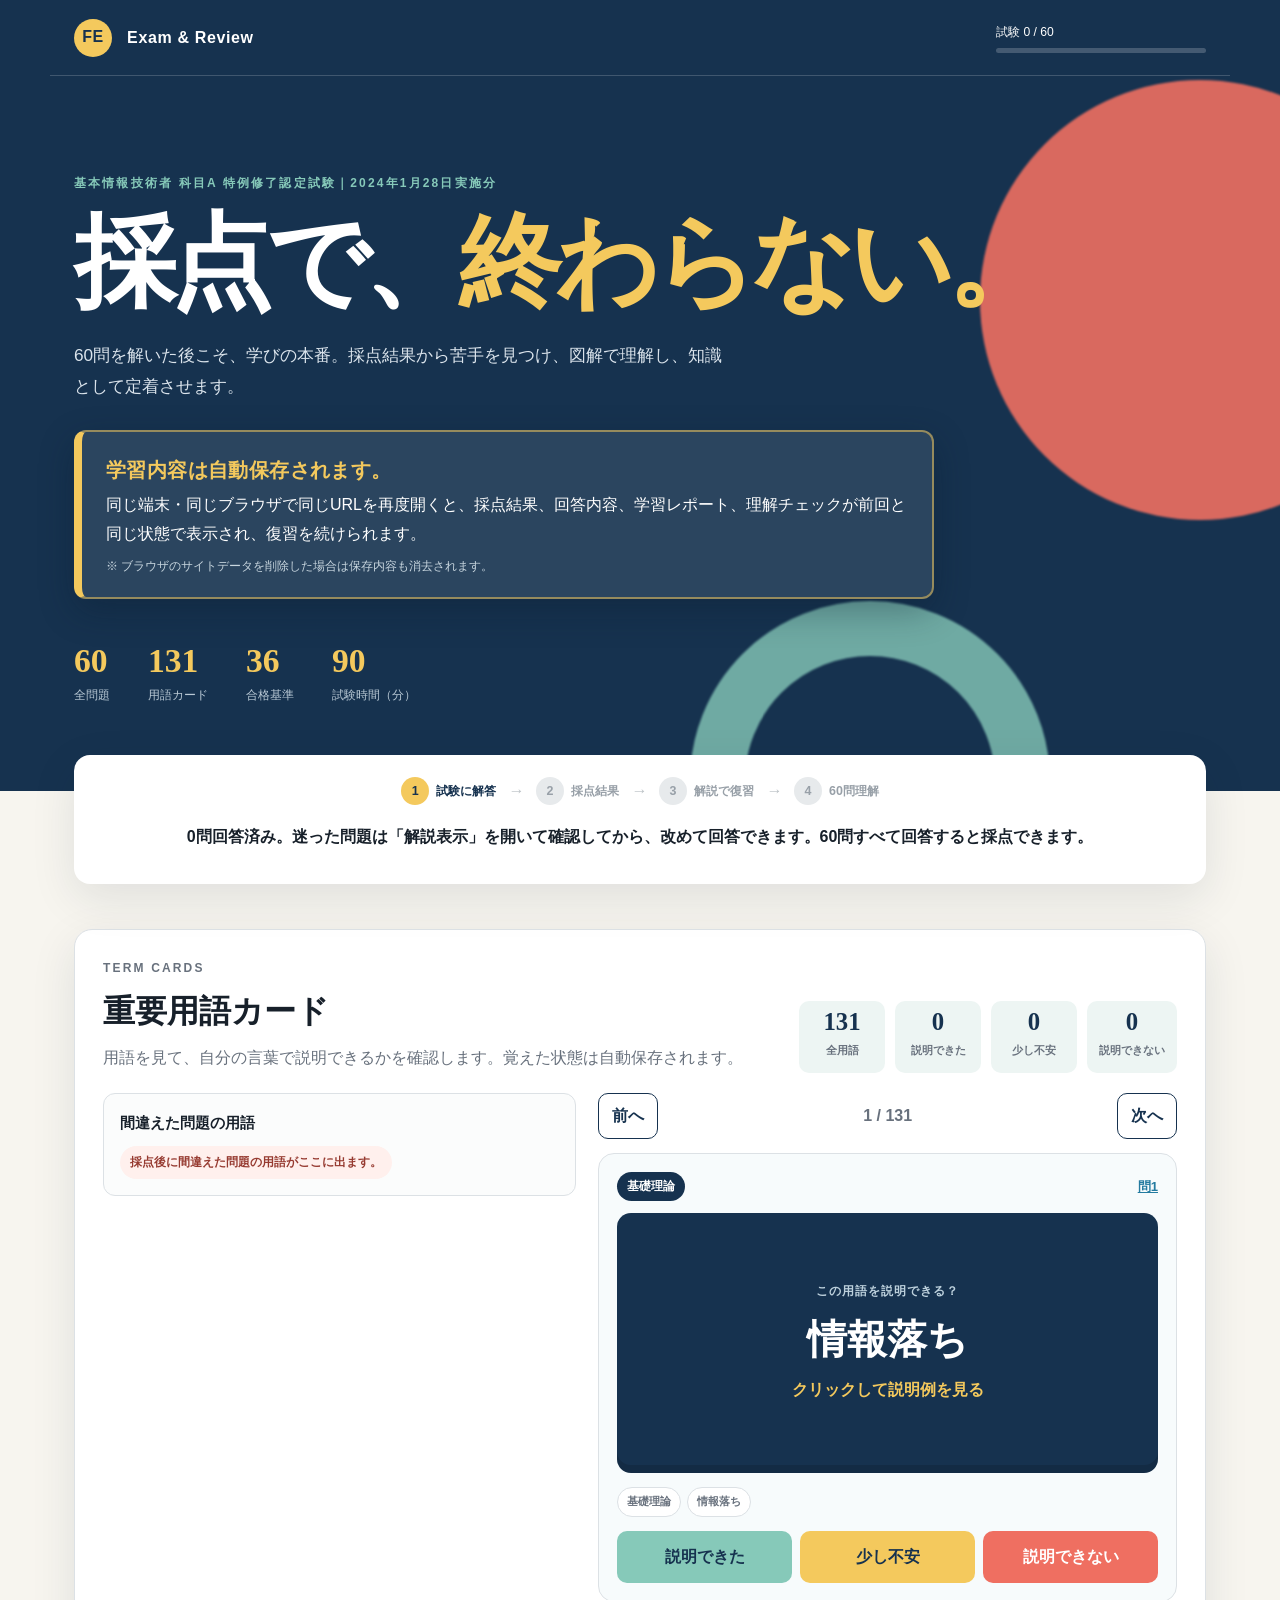
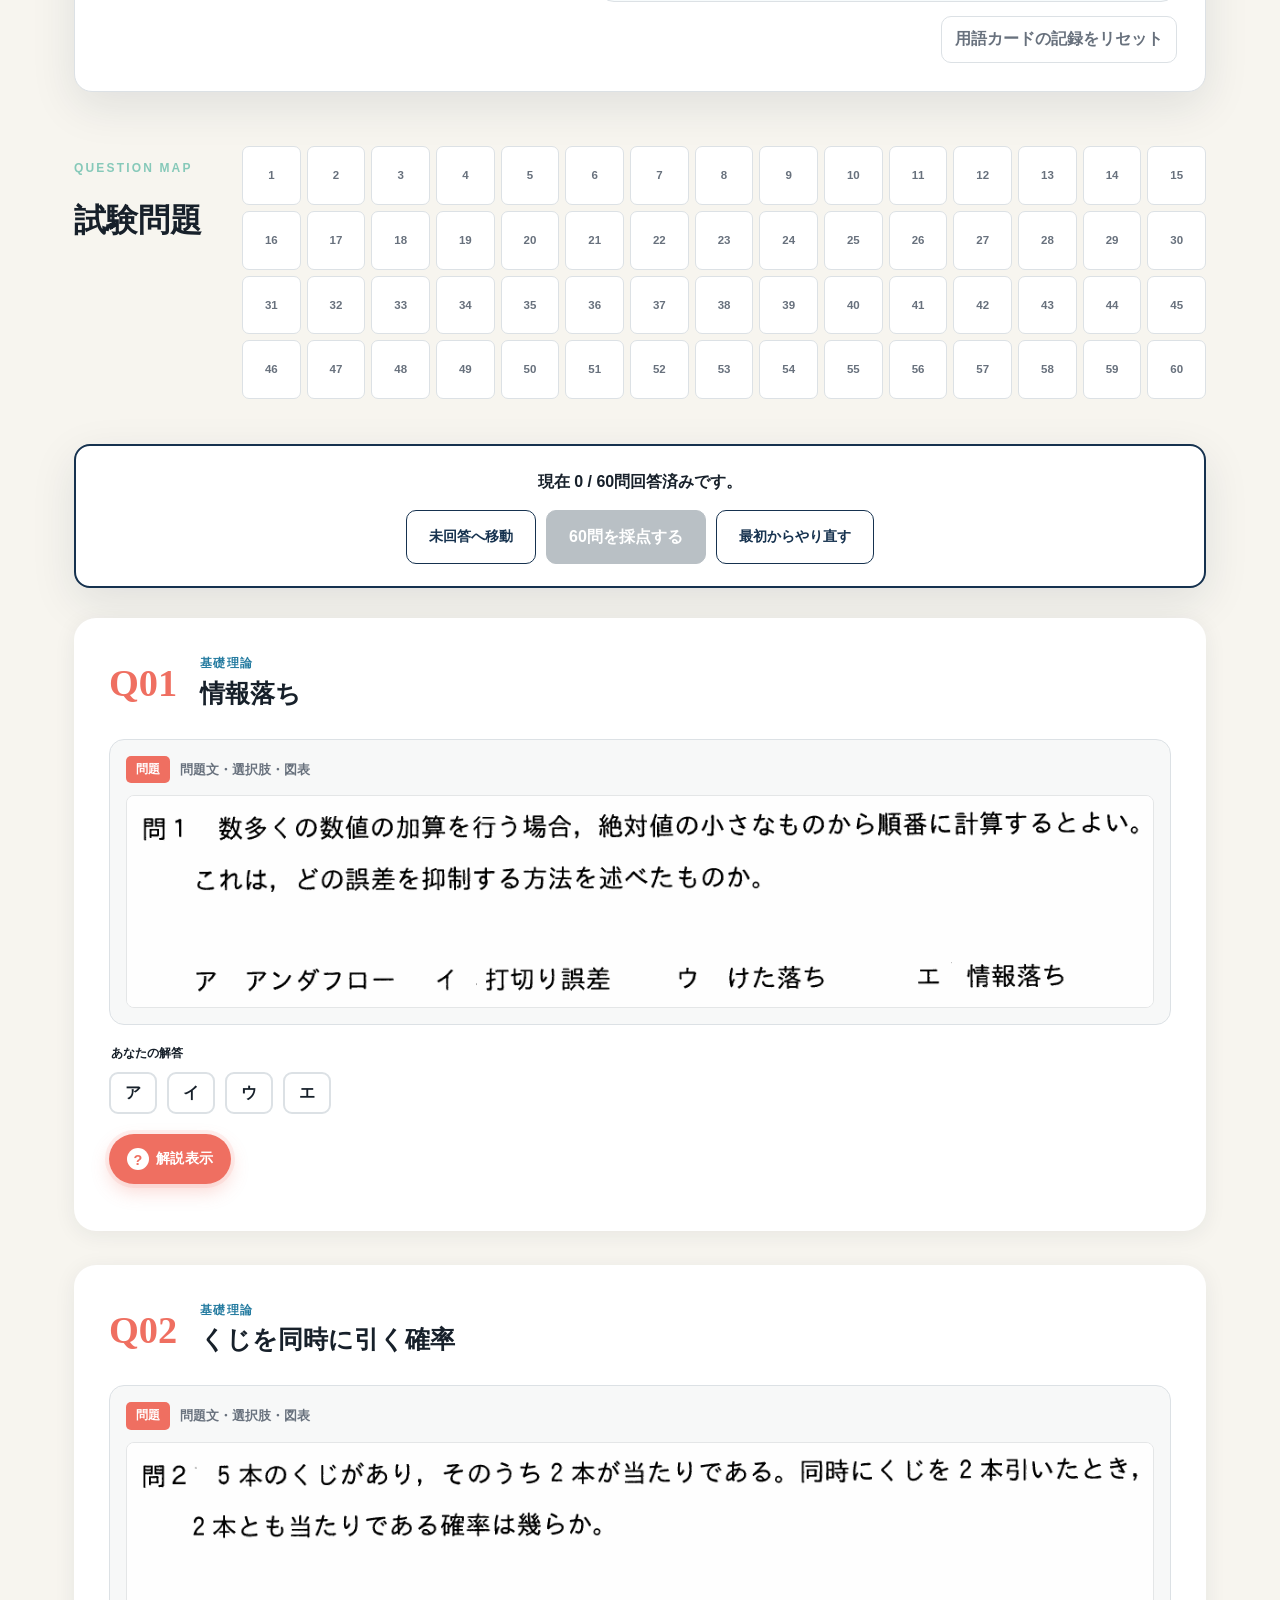
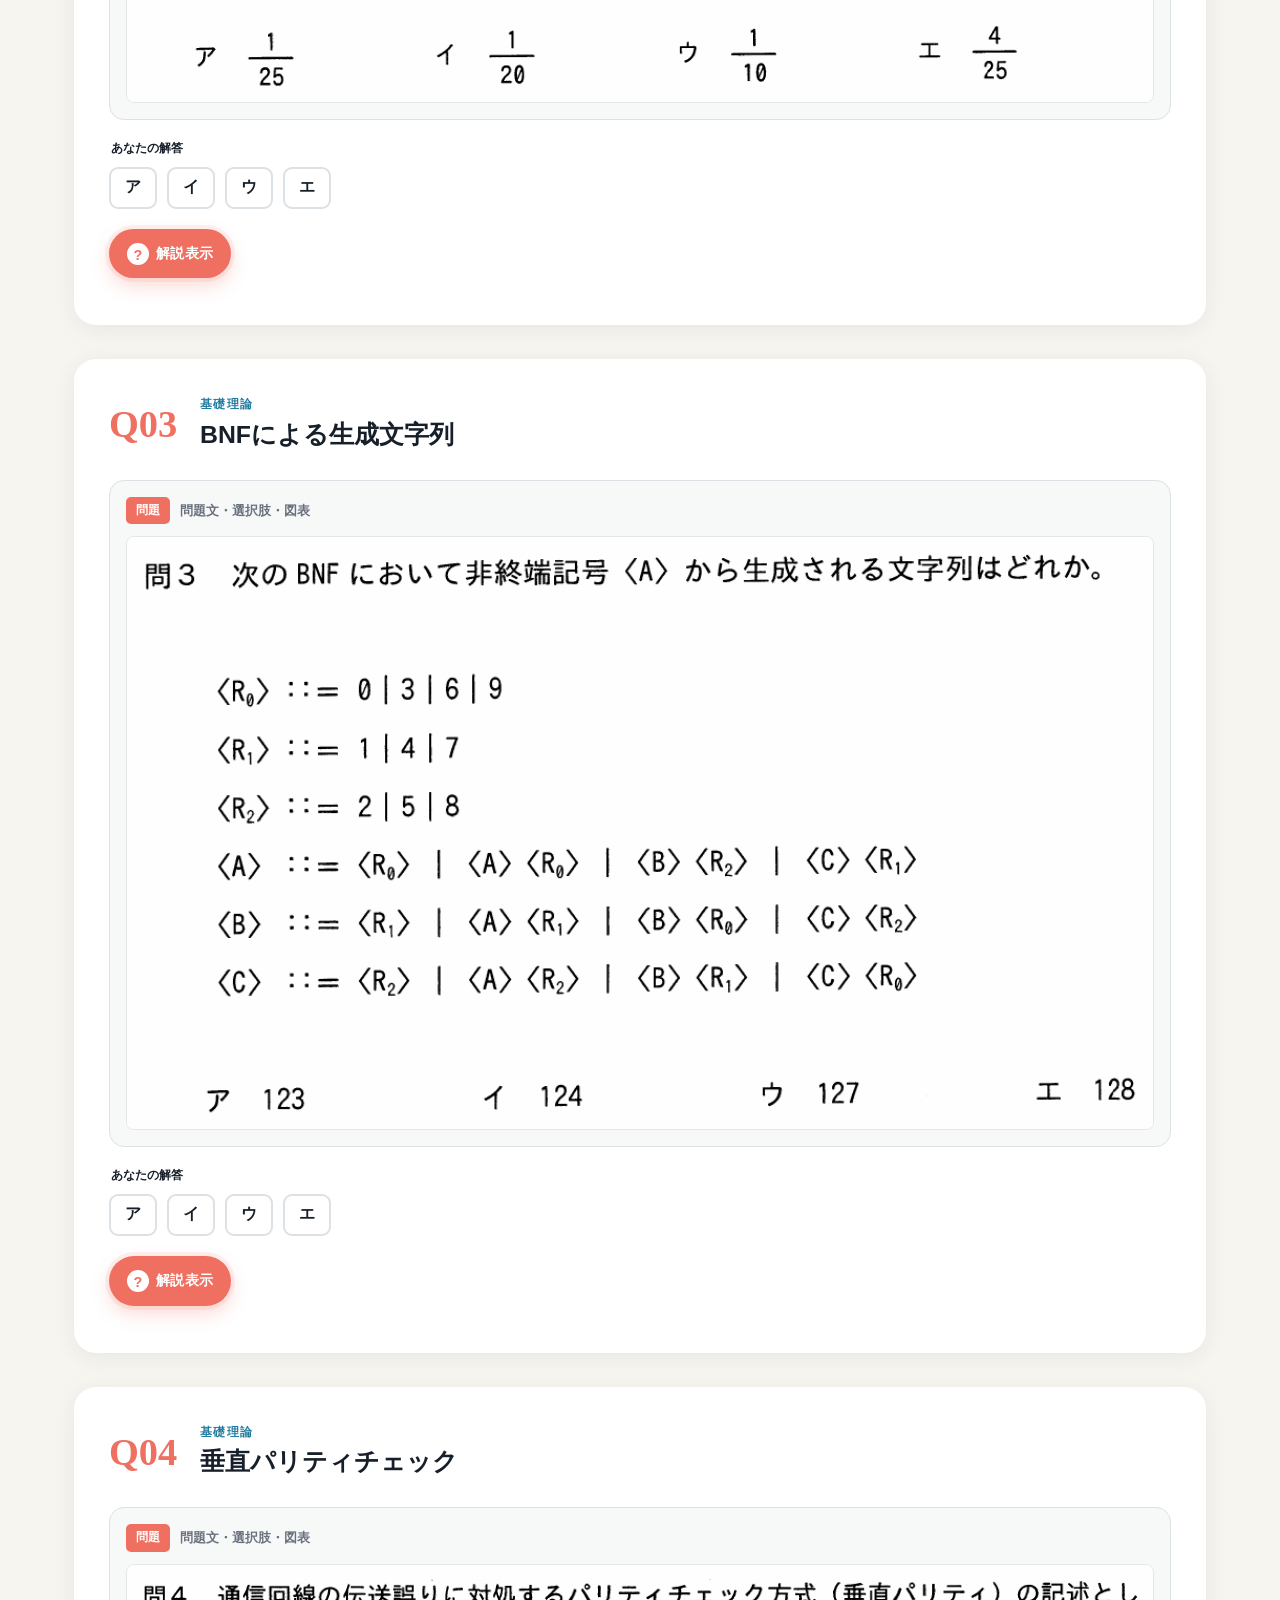
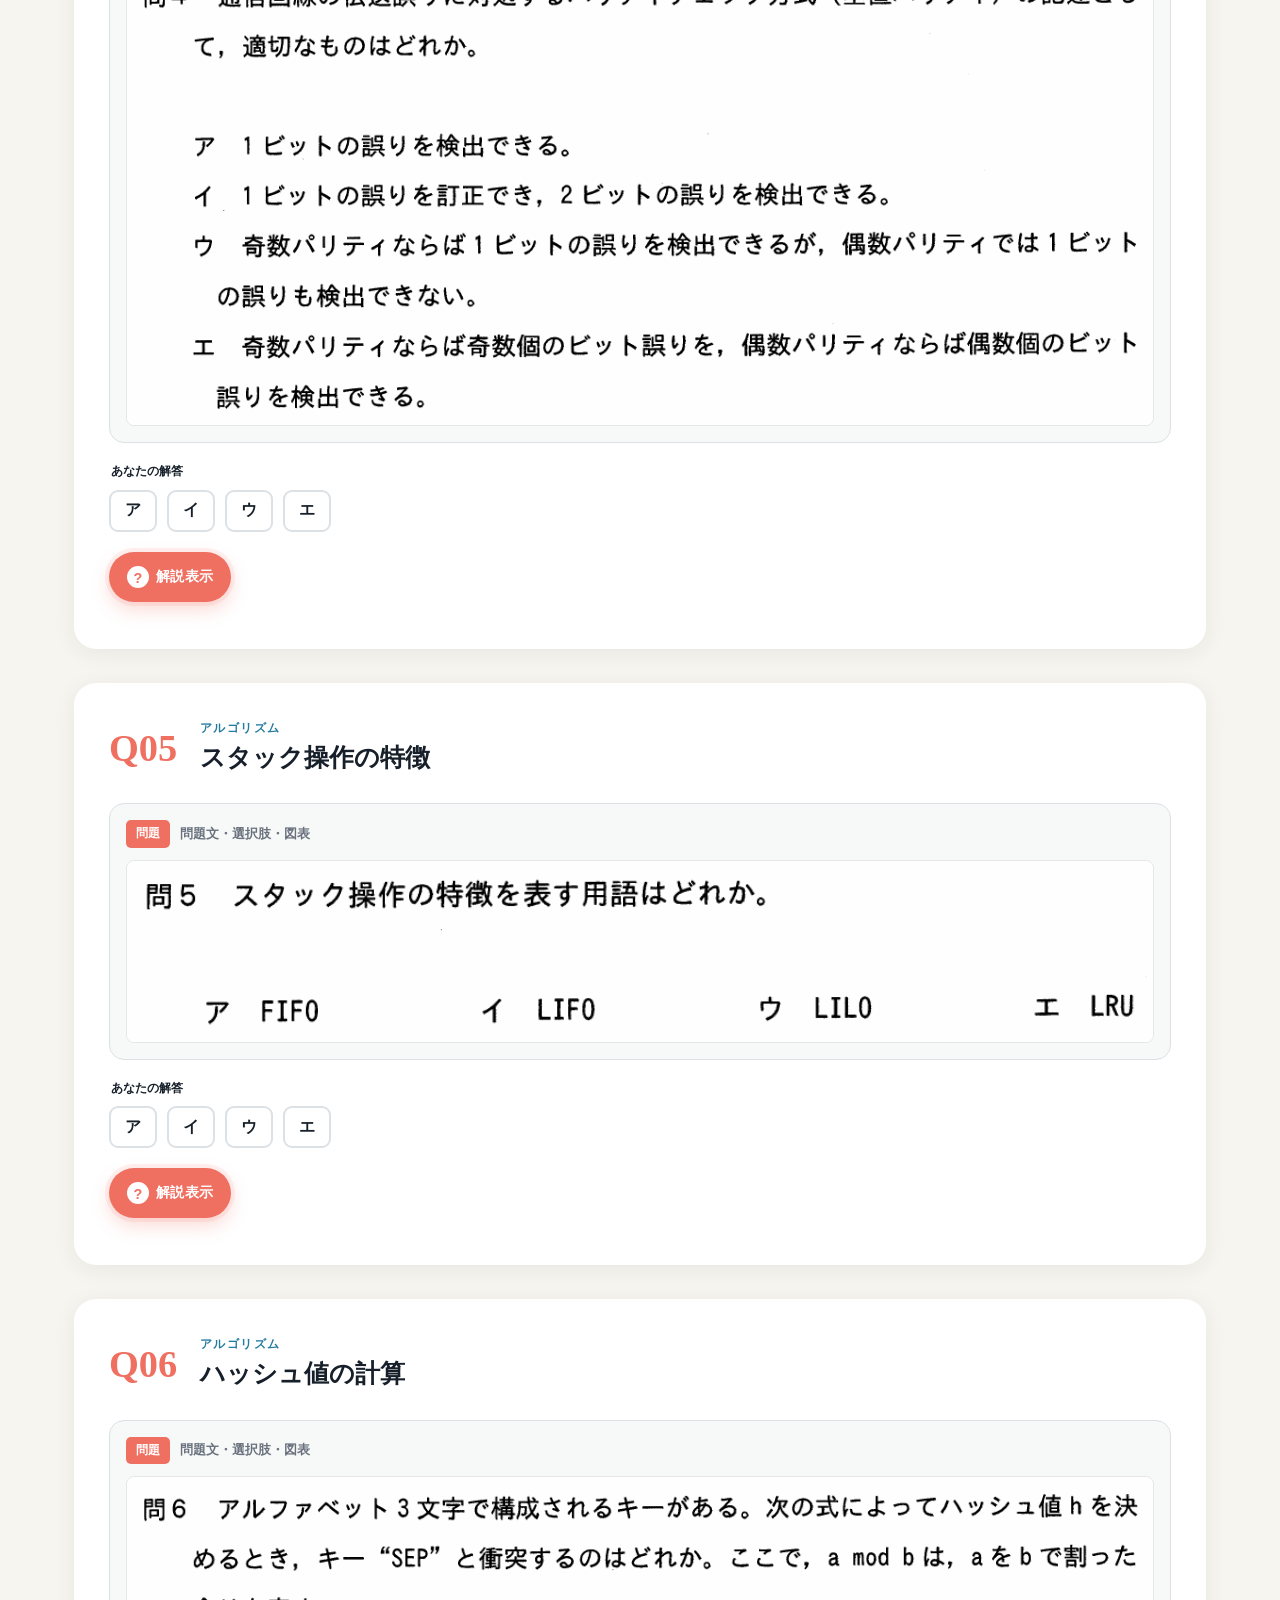
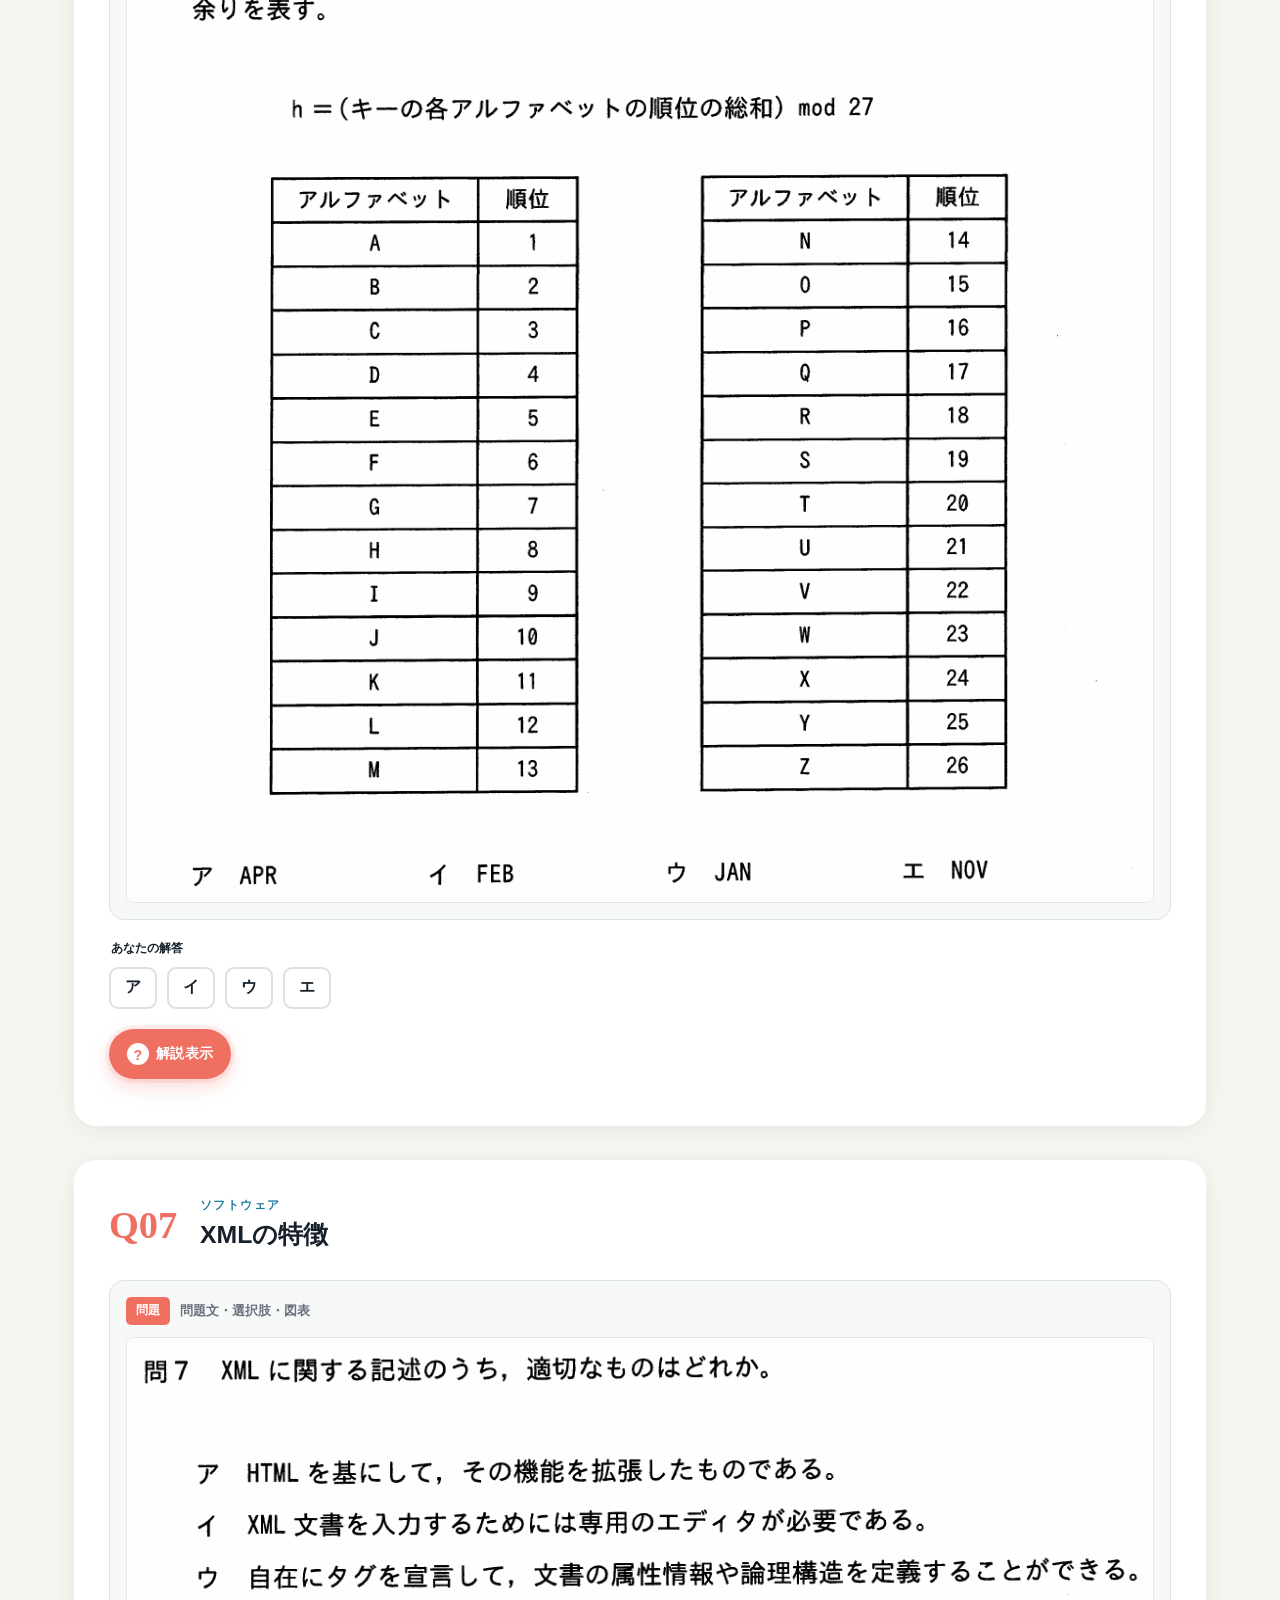
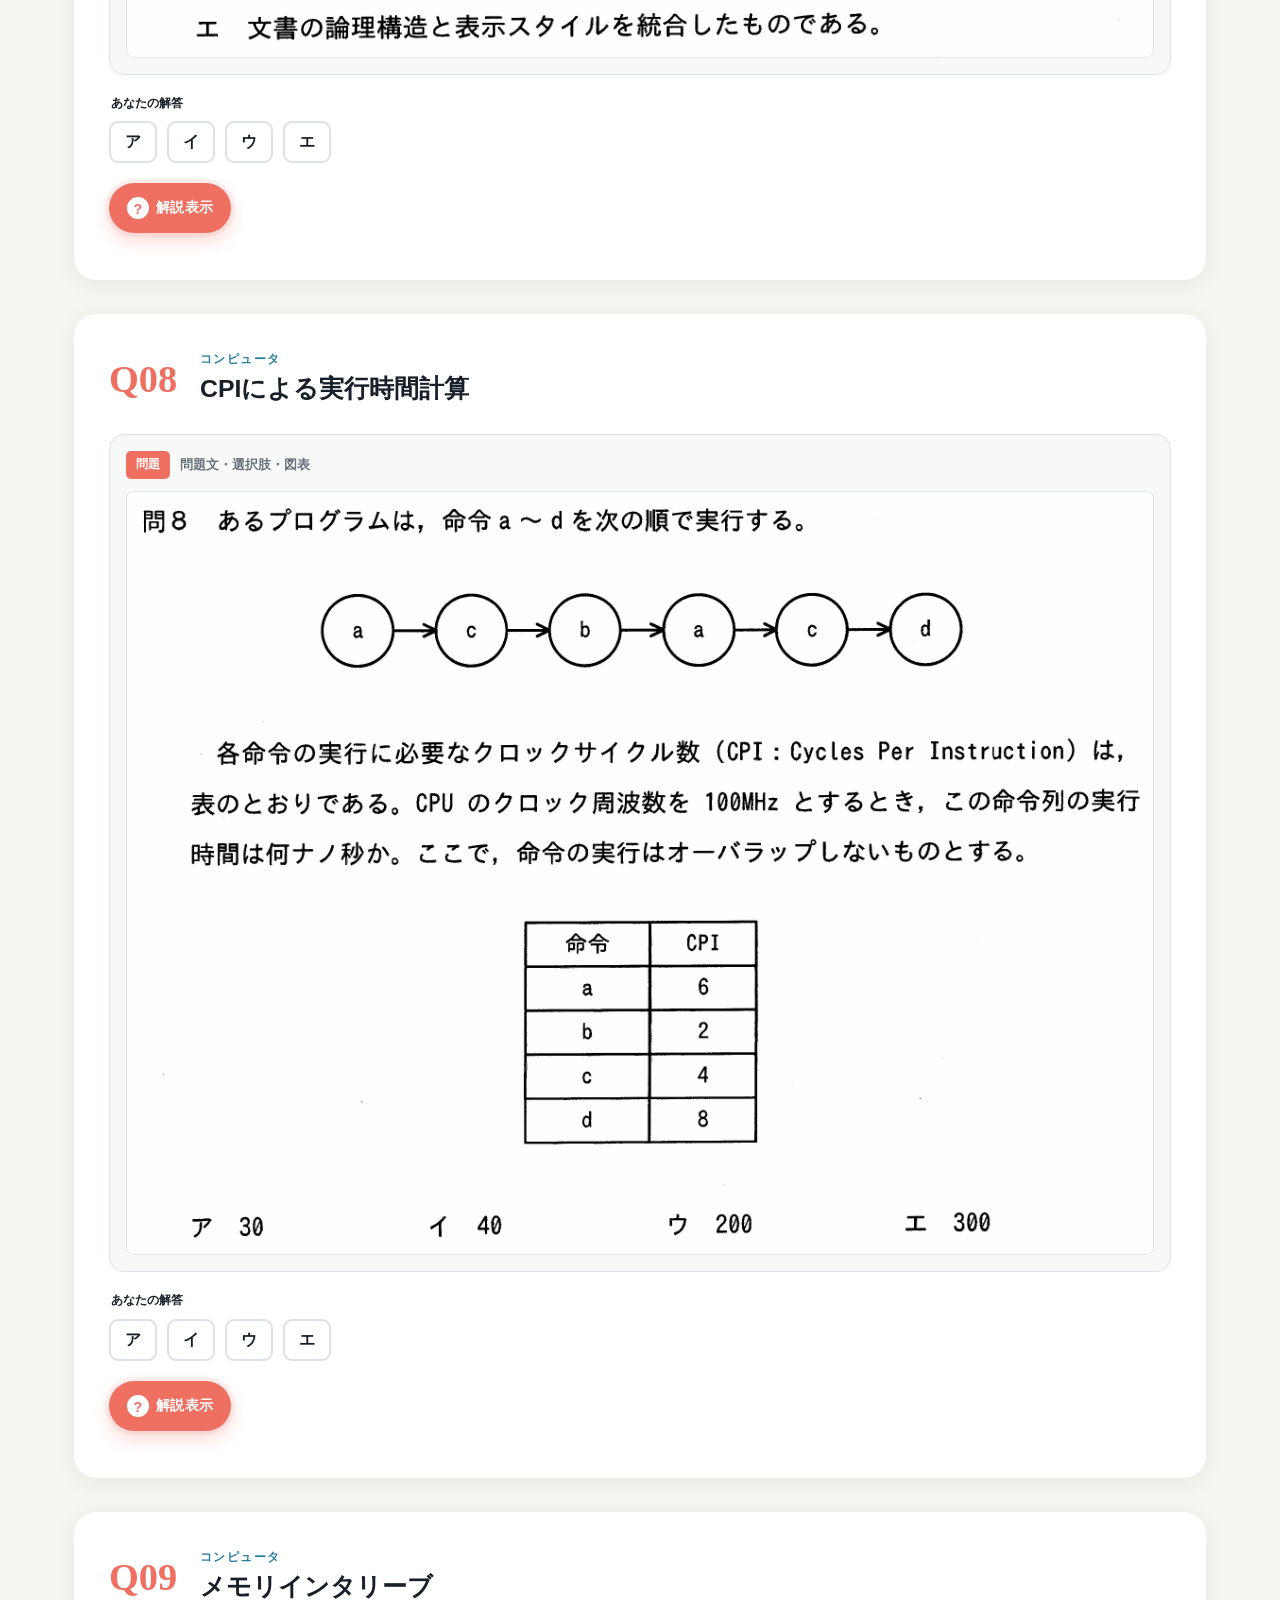
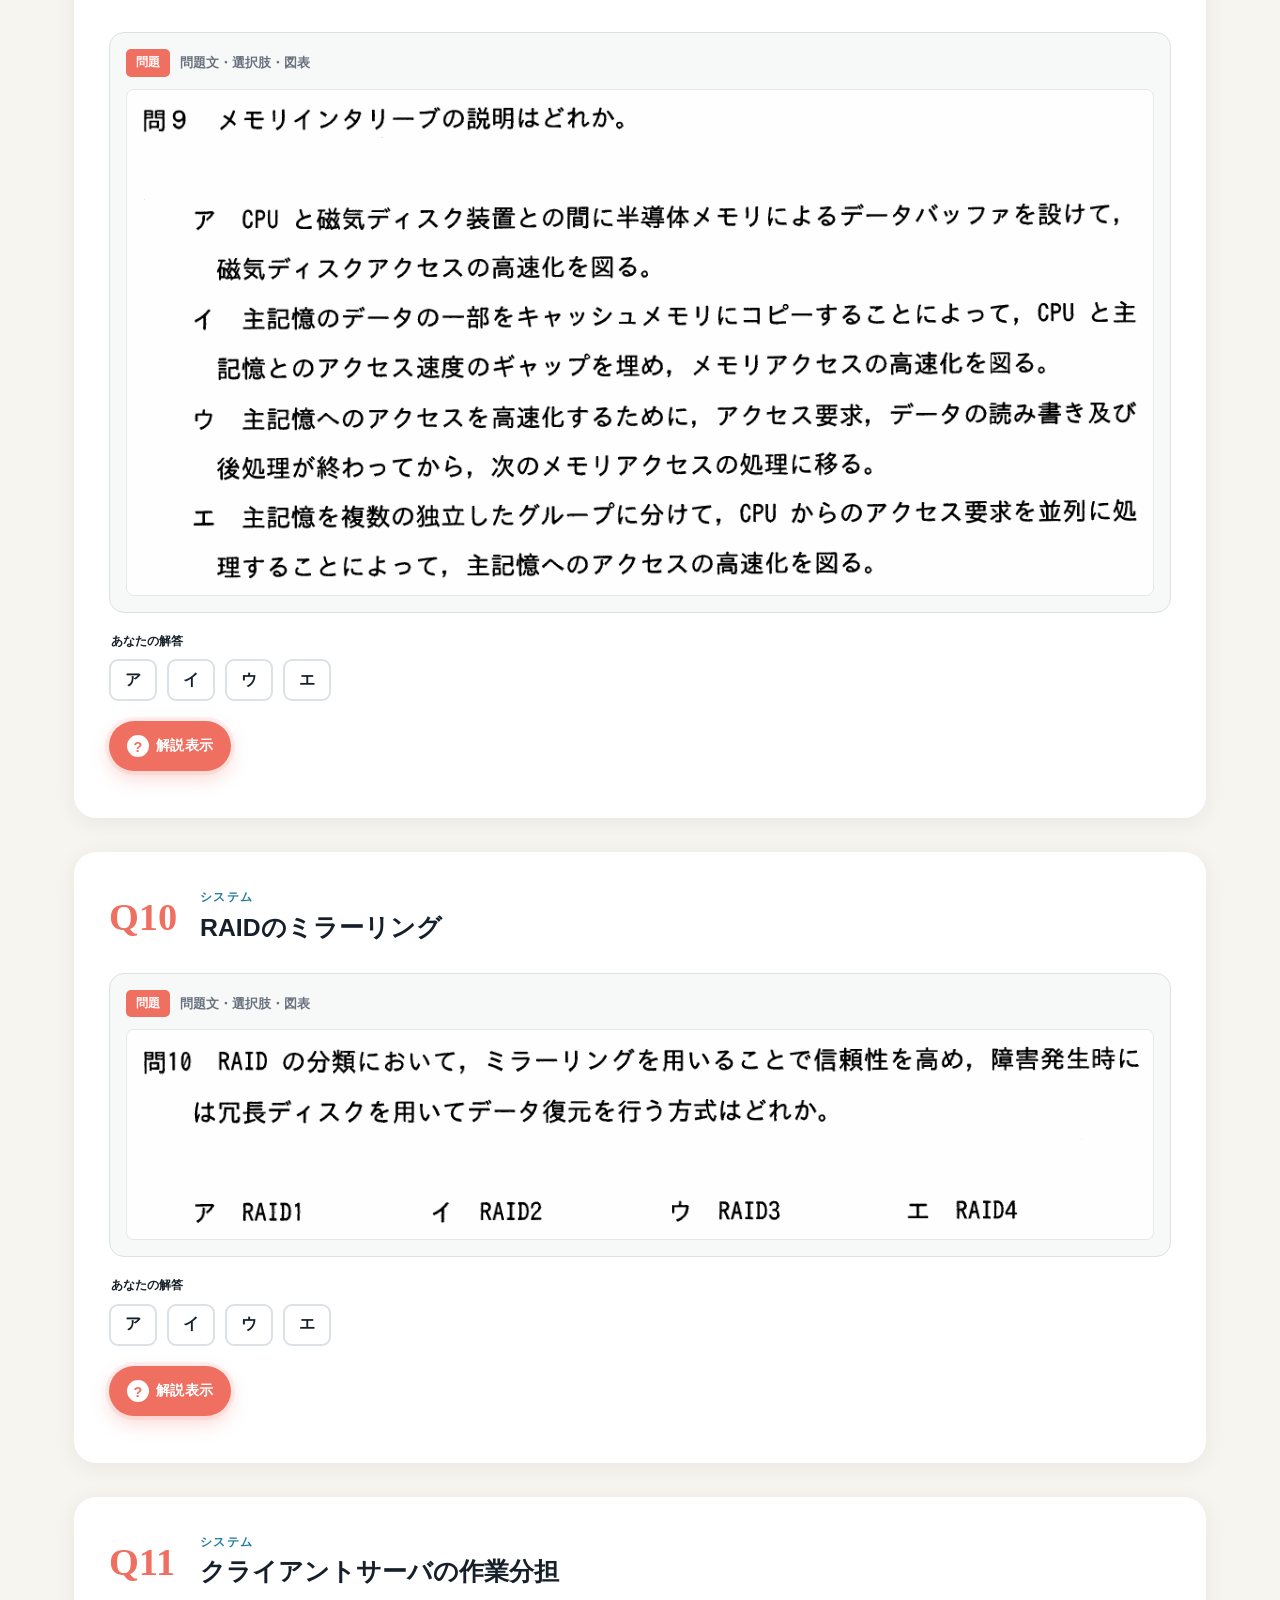
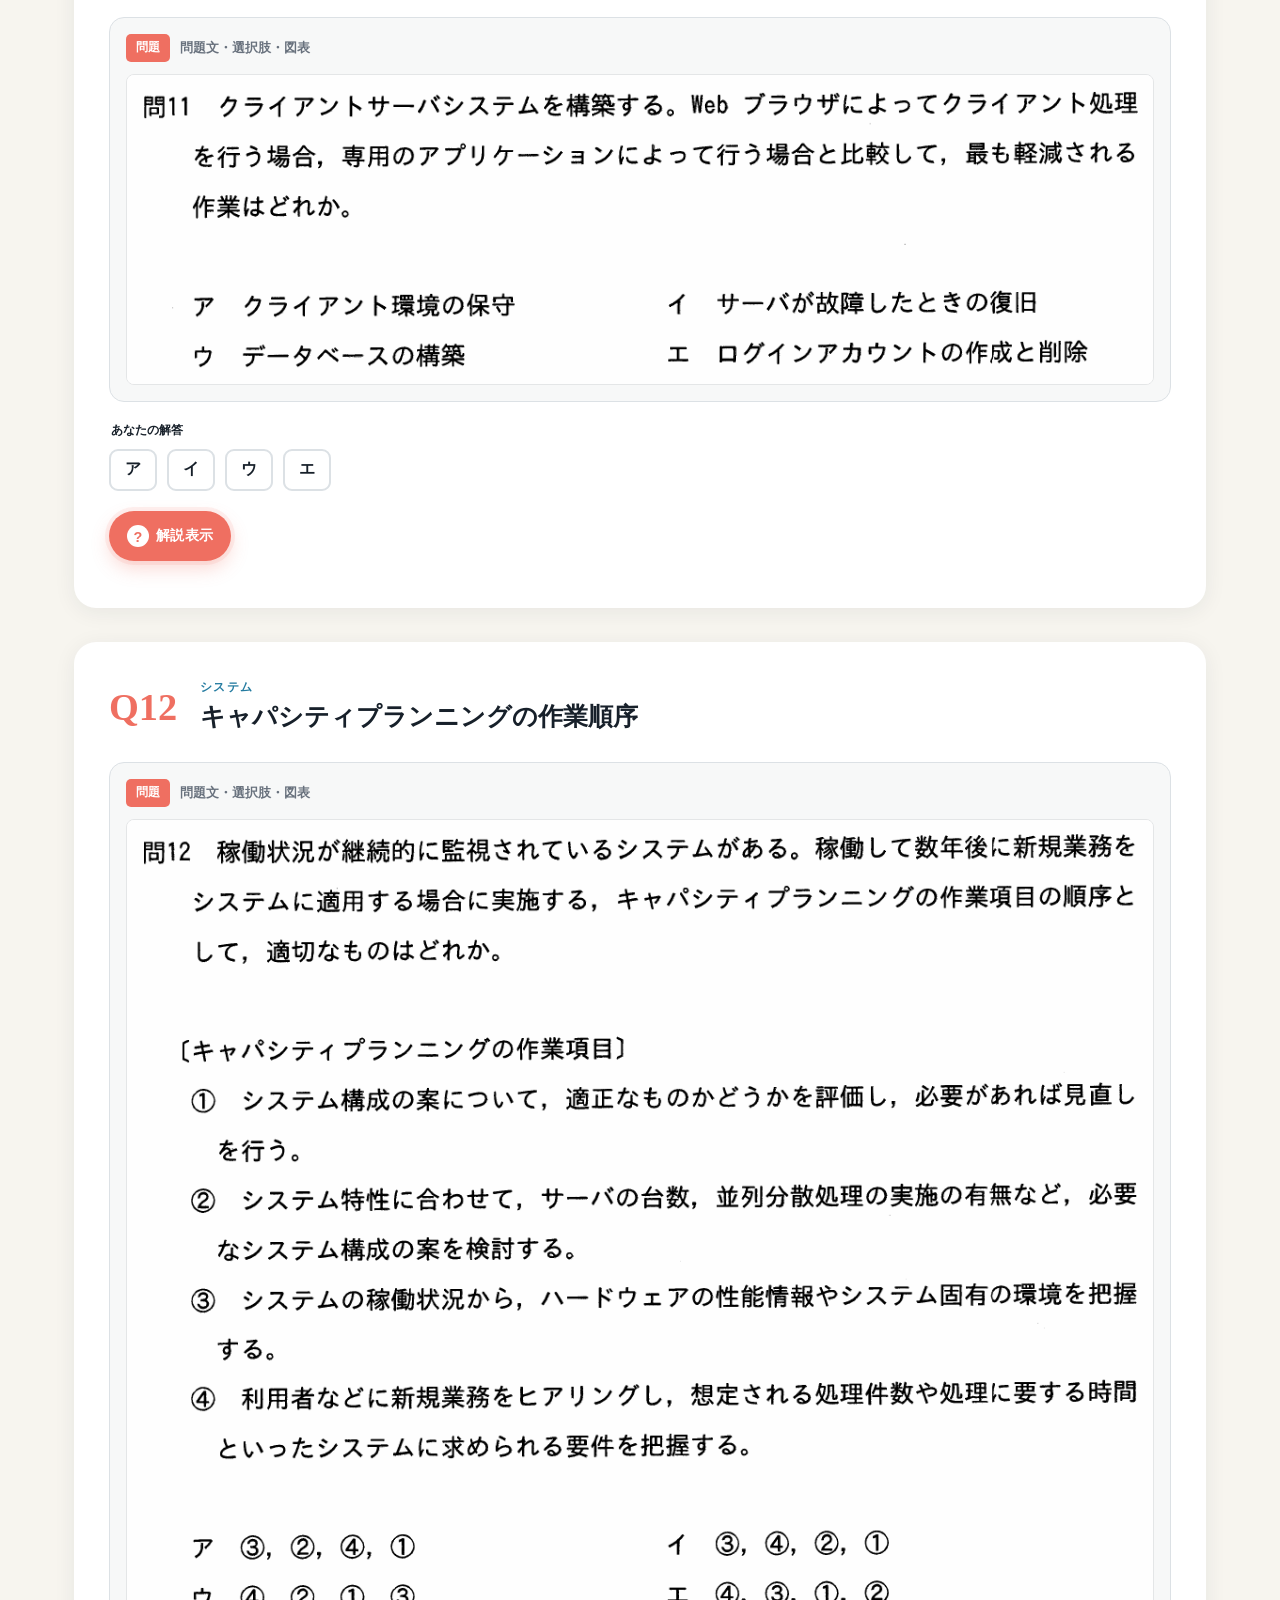
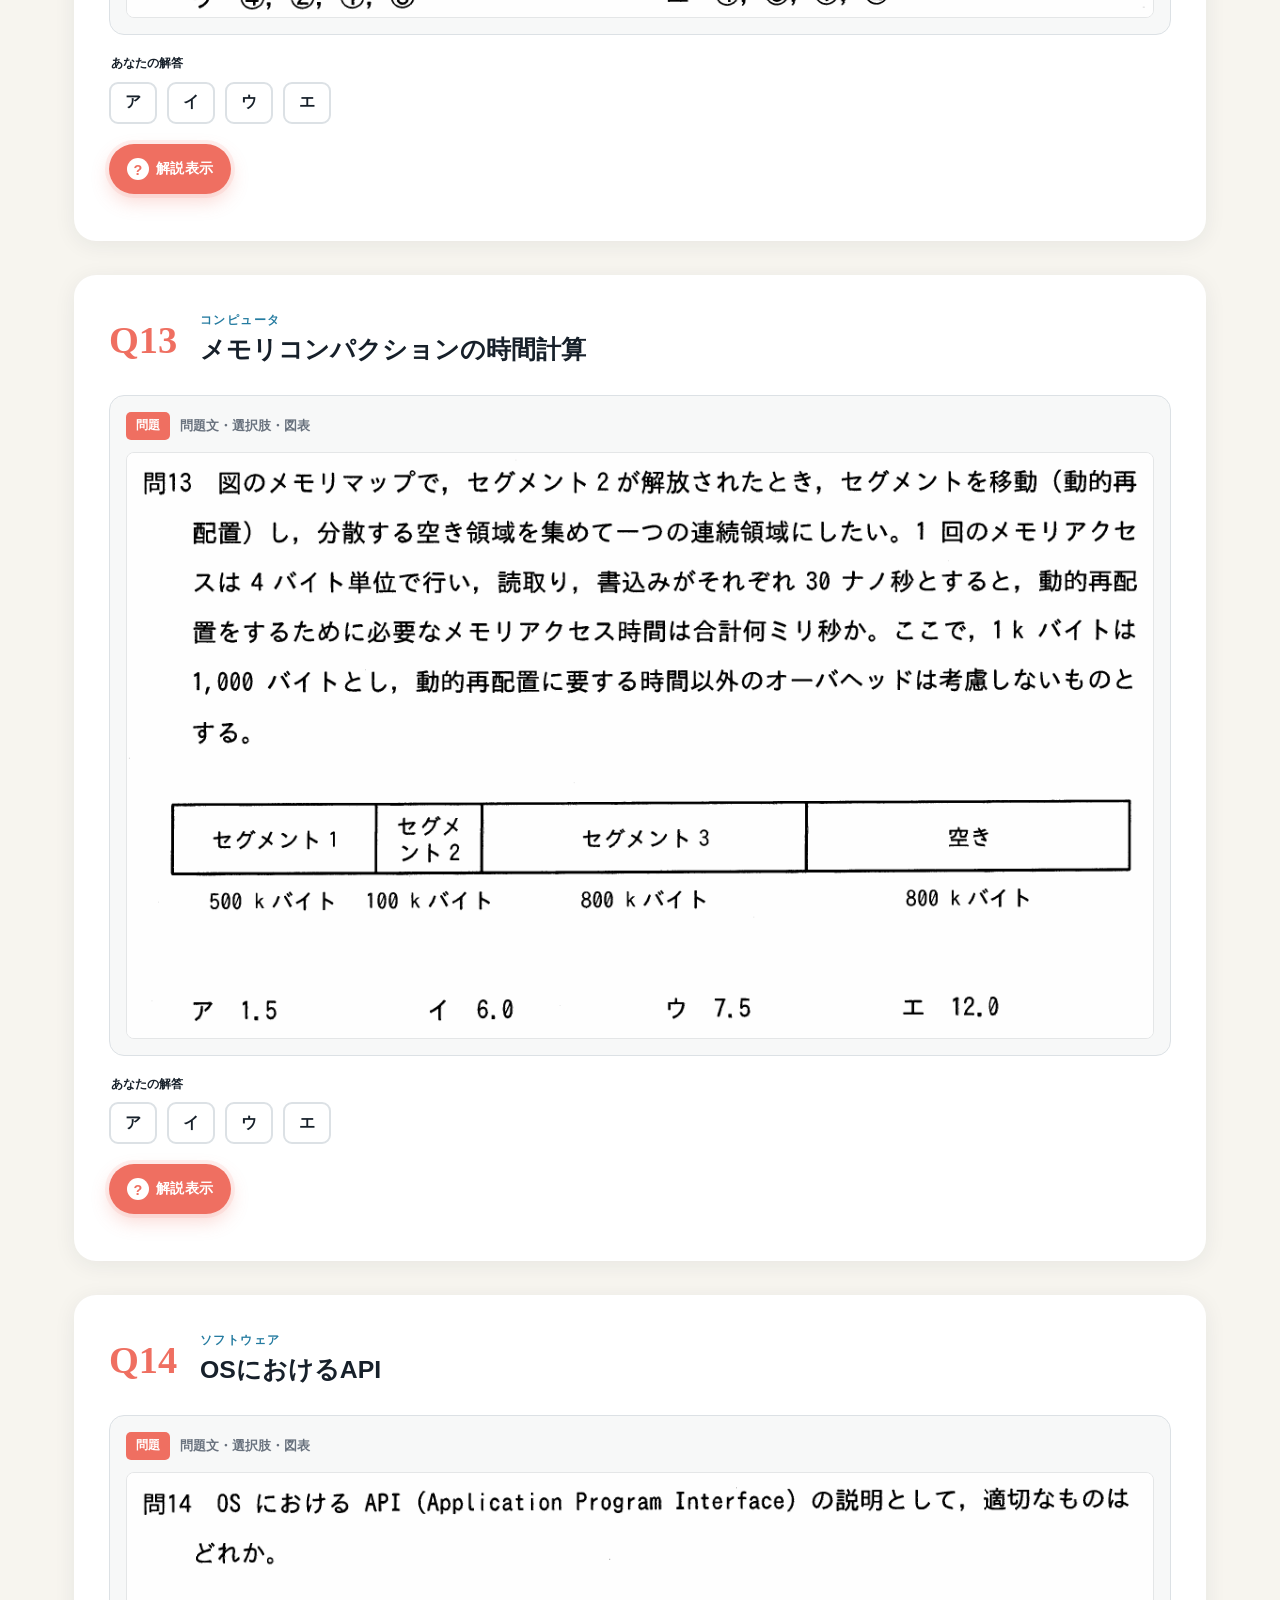
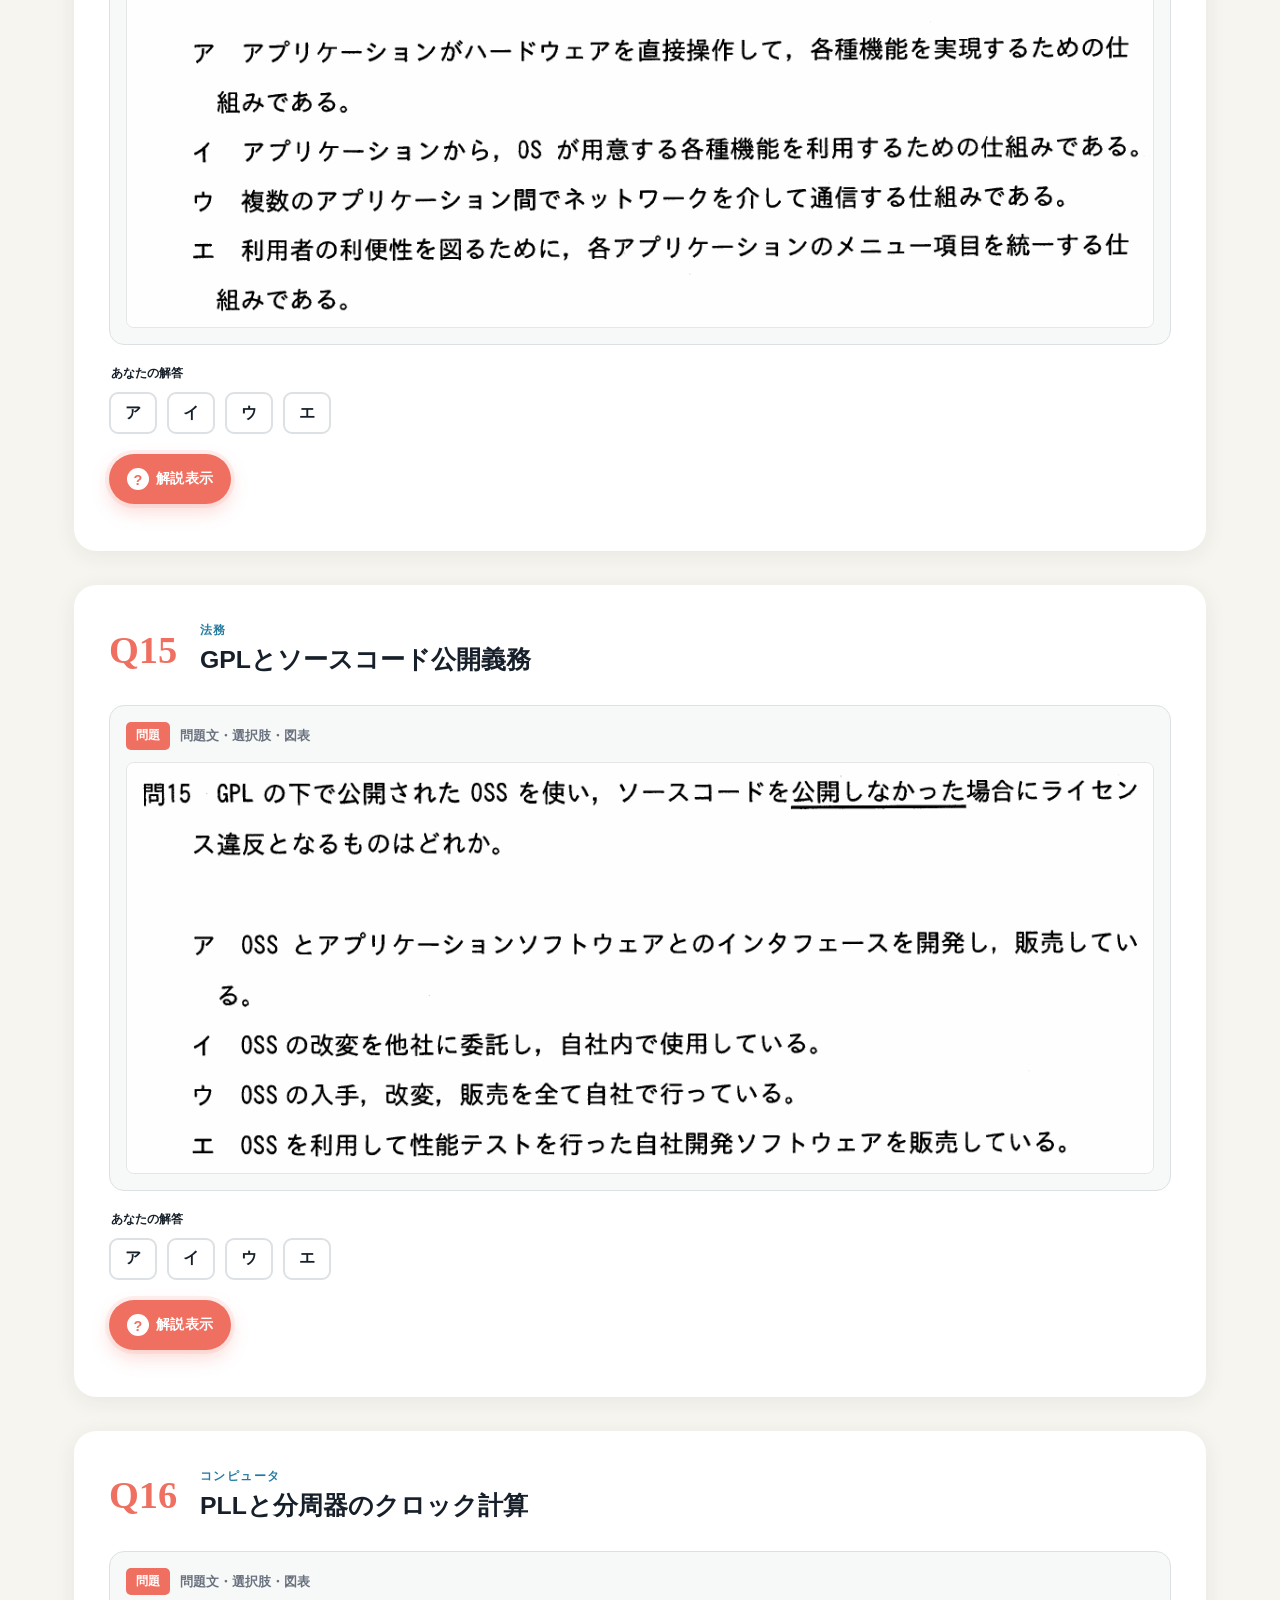
<file: index.html>
<!doctype html>
<html lang="ja">
<head>
  <meta charset="utf-8">
  <meta name="viewport" content="width=device-width, initial-scale=1">
  <meta name="description" content="2024年1月28日実施分 FE 科目A 特例修了認定試験・全60問の試験演習と図解復習">
  <title>2024年1月28日実施分｜FE 科目A 特例修了認定試験｜試験＆図解復習</title>
  <link rel="stylesheet" href="styles.css">
  <link rel="stylesheet" href="visuals.css">
  <link rel="stylesheet" href="flow.css">
  <link rel="stylesheet" href="report.css">
  <link rel="stylesheet" href="terms.css">
</head>
<body>
  <header class="hero">
    <nav class="topbar">
      <a class="brand" href="#top"><span>FE</span> Exam & Review</a>
      <div class="progress-wrap" aria-label="進捗">
        <span id="progressText">試験 0 / 60</span>
        <div class="progress"><i id="progressBar"></i></div>
      </div>
    </nav>
    <div class="hero-inner" id="top">
      <p class="eyebrow">基本情報技術者 科目A 特例修了認定試験｜2024年1月28日実施分</p>
      <h1>採点で、<em>終わらない。</em></h1>
      <p class="lead">60問を解いた後こそ、学びの本番。採点結果から苦手を見つけ、図解で理解し、知識として定着させます。</p>
      <p class="save-note">
        <strong>学習内容は自動保存されます。</strong>
        同じ端末・同じブラウザで同じURLを再度開くと、採点結果、回答内容、学習レポート、理解チェックが前回と同じ状態で表示され、復習を続けられます。
        <small>※ ブラウザのサイトデータを削除した場合は保存内容も消去されます。</small>
      </p>
      <div class="hero-stats">
        <div><strong>60</strong><span>全問題</span></div>
        <div><strong>131</strong><span>用語カード</span></div>
        <div><strong>36</strong><span>合格基準</span></div>
        <div><strong>90</strong><span>試験時間（分）</span></div>
      </div>
    </div>
  </header>

  <main>
    <section id="resultsTop" class="phase-panel">
      <div id="phaseSteps" class="phase-steps">
        <div data-step="exam"><b>1</b><span>試験に解答</span></div>
        <i>→</i>
        <div data-step="score"><b>2</b><span>採点結果</span></div>
        <i>→</i>
        <div data-step="review"><b>3</b><span>解説で復習</span></div>
        <i>→</i>
        <div data-step="complete"><b>4</b><span>60問理解</span></div>
      </div>
      <div id="phaseMessage" class="phase-message"></div>
      <div class="phase-actions retry-grade-area" hidden>
        <button class="primary" type="button" data-action="retry-grade">再回答を採点する</button>
      </div>
      <div id="scoreSummary" class="score-summary" hidden></div>
      <div id="answerLegend" class="answer-legend" hidden>
        <span><i class="correct"></i>緑：正解</span>
        <span><i class="wrong"></i>赤：不正解</span>
        <span><i class="understood"></i>枠線：理解チェック済み</span>
      </div>
    </section>

    <section id="learningReport" class="learning-report" hidden>
      <div class="report-heading">
        <p class="section-kicker">FIRST ATTEMPT REPORT</p>
        <h2>初回採点の学習レポート</h2>
        <p id="reportDate"></p>
      </div>
      <div class="report-grid">
        <section><h3>分野別正答率</h3><div id="fieldStats" class="field-stats"></div></section>
        <section class="strength-card"><h3>得意分野・苦手分野</h3><div id="strengthWeakness"></div></section>
      </div>
      <section class="retest-card">
        <h3>1週間後にもう一度解きたい問題</h3>
        <p id="retestDate"></p>
        <div id="retestQuestions" class="retest-questions"></div>
      </section>
      <section class="keywords-card">
        <h3>この試験問題で覚えたい重要ワード</h3>
        <div id="importantWords" class="important-words"></div>
      </section>
    </section>

    <section id="reviewToolbar" class="toolbar" aria-label="復習問題の絞り込み" hidden>
      <label class="search"><span>⌕</span><input id="searchInput" type="search" placeholder="用語・問題番号で検索"></label>
      <div id="filters" class="filters"></div>
      <label class="toggle"><input id="onlyUnlearned" type="checkbox"><span>未理解だけ</span></label>
    </section>

    <section id="termLearning" class="term-learning">
      <div class="term-head">
        <div>
          <p class="section-kicker">TERM CARDS</p>
          <h2>重要用語カード</h2>
          <p>用語を見て、自分の言葉で説明できるかを確認します。覚えた状態は自動保存されます。</p>
        </div>
        <div id="termStats" class="term-stats" aria-label="用語カードの進捗"></div>
      </div>
      <div class="term-tools" hidden>
        <label class="search"><span>⌕</span><input id="termSearch" type="search" placeholder="用語・説明・タグで検索"></label>
        <div id="termFilters" class="term-filters"></div>
      </div>
      <div class="term-layout">
        <aside class="term-side">
          <section class="term-weak">
            <h3>間違えた問題の用語</h3>
            <div id="termWeakLinks" class="term-weak-links"></div>
          </section>
        </aside>
        <section class="term-study" aria-label="用語カード学習">
          <div class="term-nav">
            <button id="termPrev" type="button">前へ</button>
            <span id="termPosition"></span>
            <button id="termNext" type="button">次へ</button>
          </div>
          <div id="termCard" class="term-card"></div>
          <button id="termReset" class="term-reset" type="button">用語カードの記録をリセット</button>
        </section>
      </div>
    </section>

    <section class="overview">
      <div><p class="section-kicker">QUESTION MAP</p><h2 id="listTitle">試験問題</h2></div>
      <div id="questionMap" class="question-map" aria-label="問題番号一覧"></div>
    </section>

    <section class="exam-control-area" data-exam-controls>
      <p data-exam-message>60問すべてに回答すると採点できます。</p>
      <div class="exam-control-buttons">
        <button type="button" data-action="unanswered">未回答へ移動</button>
        <button class="primary" type="button" data-action="submit" disabled>60問を採点する</button>
        <button type="button" data-action="reset">最初からやり直す</button>
      </div>
    </section>

    <section id="questions" class="questions"></section>
    <p id="emptyState" class="empty" hidden>条件に一致する問題がありません。</p>
    <section class="exam-control-area retry-grade-area" hidden>
      <p>再回答を選び終えたら採点してください。</p>
      <div class="exam-control-buttons">
        <button class="primary" type="button" data-action="retry-grade">再回答を採点する</button>
      </div>
    </section>
    <section class="exam-control-area" data-exam-controls>
      <p data-exam-message>60問すべてに回答すると採点できます。</p>
      <div class="exam-control-buttons">
        <button type="button" data-action="unanswered">未回答へ移動</button>
        <button class="primary" type="button" data-action="submit" disabled>60問を採点する</button>
        <button type="button" data-action="reset">最初からやり直す</button>
      </div>
    </section>
  </main>

  <footer>
    <div class="footer-notes">
      <p>基本情報技術者 科目A 特例修了認定試験（2024年1月28日実施分）・学習用解説</p>
      <p class="source-note">出典・参考：問題画像は提供された tokurei_Mondai_20240128_FE.pdf から切り出した今回の60問を使用しています。解説作成にあたり、基本情報技術者試験、応用情報技術者試験、情報セキュリティマネジメント試験の公開過去問題・関連問題も参考にしています。</p>
    </div>
    <div class="footer-links">
      <a href="#termLearning">重要用語カード</a>
      <a href="reference-map.html">参考問題対応表</a>
      <a href="source-map.html">出典候補調査表</a>
      <a href="#top">ページ上部へ ↑</a>
    </div>
  </footer>

  <template id="questionTemplate">
    <article class="question-card">
      <div class="card-head">
        <div class="number"></div>
        <div class="heading"><p class="meta"></p><h2></h2></div>
        <label class="understand-check"><input type="checkbox"><span>理解できた</span></label>
      </div>
      <section class="problem-panel">
        <div class="problem-label"><span>問題</span><small>問題文・選択肢・図表</small></div>
        <img loading="lazy" alt="">
      </section>
      <fieldset class="answer-input">
        <legend>あなたの解答</legend>
        <label><input type="radio" value="ア"><span>ア</span></label>
        <label><input type="radio" value="イ"><span>イ</span></label>
        <label><input type="radio" value="ウ"><span>ウ</span></label>
        <label><input type="radio" value="エ"><span>エ</span></label>
      </fieldset>
      <div class="result-line"></div>
      <section class="review-content">
        <div class="answer-strip"><span>正解</span><strong></strong><p></p></div>
        <div class="card-grid">
          <div class="explanation">
            <h3>なぜこの答えになる？</h3>
            <p class="summary"></p>
            <ol class="reasoning"></ol>
            <div class="trap"><h3>ひっかけポイント</h3><p></p></div>
          </div>
          <figure class="visual"><div class="diagram"></div><figcaption></figcaption></figure>
        </div>
      </section>
    </article>
  </template>

  <dialog id="confirmDialog" class="confirm-dialog">
    <h2>60問を採点しますか？</h2>
    <p>採点後、初回に間違えた問題は正答を隠したまま再回答できます。解説はボタンで確認でき、再回答の正誤はその場では表示しません。</p>
    <div><button id="cancelSubmit" type="button">戻る</button><button id="confirmSubmit" class="primary" type="button">採点する</button></div>
  </dialog>

  <script src="questions.js"></script>
  <script src="terms.js"></script>
  <script src="app.js"></script>
  <script src="terms-ui.js"></script>
  <script src="learning.js"></script>
</body>
</html>
</file>
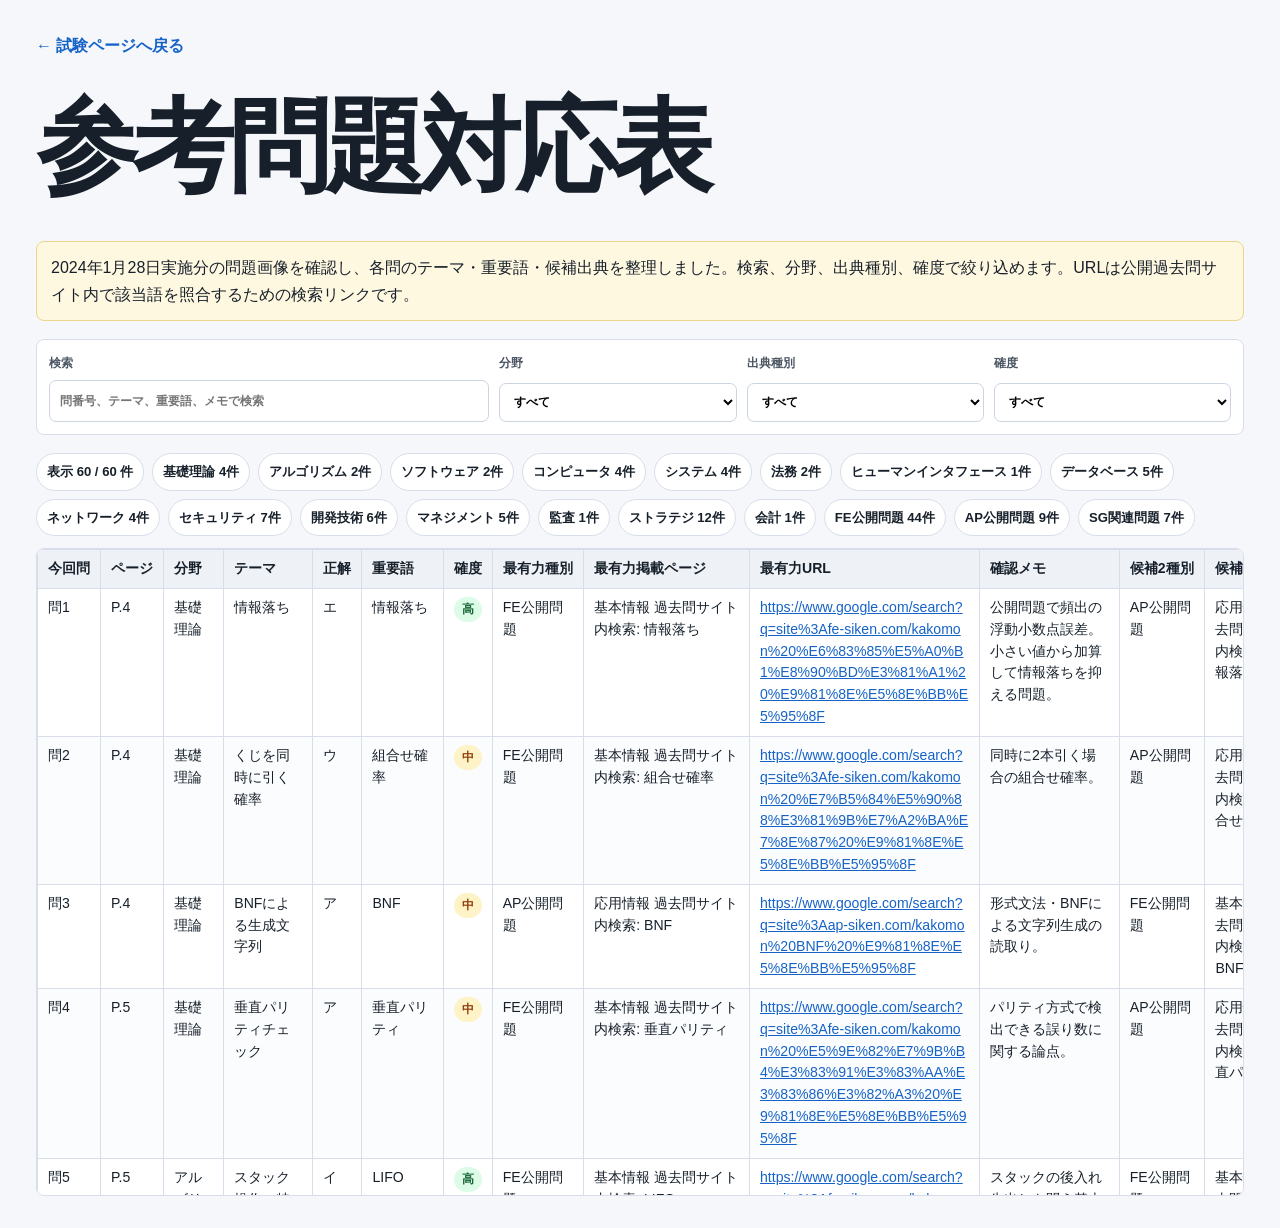
<file: reference-map.html>
<!doctype html>
<html lang="ja">
<head>
  <meta charset="utf-8">
  <meta name="viewport" content="width=device-width, initial-scale=1">
  <title>参考問題対応表</title>
  <link rel="stylesheet" href="styles.css">
  <style>
    body{background:#f6f7fb;color:#17202a}
    main{max-width:1240px;margin:auto;padding:32px 16px}
    .back{display:inline-flex;margin-bottom:14px;color:#1663c7;font-weight:800;text-decoration:none}
    h1{margin:.2em 0 .4em}
    .note{background:#fff8e1;border:1px solid #ead58b;border-radius:8px;padding:12px 14px;line-height:1.7}
    .tools{display:grid;grid-template-columns:minmax(220px,1.3fr) repeat(3,minmax(140px,.7fr));gap:10px;margin:18px 0;padding:12px;background:#fff;border:1px solid #d8dee9;border-radius:8px}
    .tools label{display:grid;gap:5px;font-size:.78rem;font-weight:900;color:#4b5563}
    .tools input,.tools select{width:100%;box-sizing:border-box;border:1px solid #cbd5e1;border-radius:7px;padding:9px 10px;font:inherit;background:#fff}
    .summary{display:flex;flex-wrap:wrap;gap:8px;margin:0 0 12px}
    .summary span{background:#fff;border:1px solid #d8dee9;border-radius:999px;padding:6px 10px;font-size:.82rem;font-weight:800}
    .table-wrap{overflow:auto;border:1px solid #d8dee9;background:white;border-radius:8px;max-height:72vh}
    table{width:100%;min-width:1900px;border-collapse:collapse;background:white}
    th,td{border:1px solid #d8dee9;padding:8px 10px;text-align:left;vertical-align:top;font-size:.88rem;line-height:1.55}
    th{background:#eef2f7;position:sticky;top:0;z-index:1;white-space:nowrap}
    tbody tr:nth-child(even){background:#fbfcfe}
    tbody tr:hover{background:#edf5ff}
    a{color:#1663c7;word-break:break-all}
    .badge{display:inline-block;border-radius:999px;padding:3px 8px;font-size:.76rem;font-weight:900;background:#eef2f7}
    .high{background:#dcfce7;color:#166534}
    .mid{background:#fef3c7;color:#92400e}
    .empty{padding:22px;text-align:center;color:#64748b;font-weight:800}
    @media(max-width:860px){.tools{grid-template-columns:1fr}}
  </style>
</head>
<body>
<main>
  <a class="back" href="index.html">← 試験ページへ戻る</a>
  <h1>参考問題対応表</h1>
  <p class="note">2024年1月28日実施分の問題画像を確認し、各問のテーマ・重要語・候補出典を整理しました。検索、分野、出典種別、確度で絞り込めます。URLは公開過去問サイト内で該当語を照合するための検索リンクです。</p>
  <section class="tools" aria-label="表の絞り込み">
    <label>検索<input id="q" type="search" placeholder="問番号、テーマ、重要語、メモで検索"></label>
    <label>分野<select id="field"><option>すべて</option><option>アルゴリズム</option><option>コンピュータ</option><option>システム</option><option>ストラテジ</option><option>セキュリティ</option><option>ソフトウェア</option><option>データベース</option><option>ネットワーク</option><option>ヒューマンインタフェース</option><option>マネジメント</option><option>会計</option><option>基礎理論</option><option>法務</option><option>監査</option><option>開発技術</option></select></label>
    <label>出典種別<select id="source"><option>すべて</option><option>AP公開問題</option><option>FE公開問題</option><option>SG関連問題</option></select></label>
    <label>確度<select id="certainty"><option>すべて</option><option>中</option><option>高</option></select></label>
  </section>
  <div id="summary" class="summary"></div>
  <div class="table-wrap">
    <table>
      <thead><tr id="head"></tr></thead>
      <tbody id="body"></tbody>
    </table>
  </div>
</main>
<script>
const rows=[{"今回問": "問1", "ページ": "P.4", "分野": "基礎理論", "テーマ": "情報落ち", "正解": "エ", "重要語": "情報落ち", "確度": "高", "最有力種別": "FE公開問題", "最有力掲載ページ": "基本情報 過去問サイト内検索: 情報落ち", "最有力URL": "https://www.google.com/search?q=site%3Afe-siken.com/kakomon%20%E6%83%85%E5%A0%B1%E8%90%BD%E3%81%A1%20%E9%81%8E%E5%8E%BB%E5%95%8F", "確認メモ": "公開問題で頻出の浮動小数点誤差。小さい値から加算して情報落ちを抑える問題。", "候補2種別": "AP公開問題", "候補2": "応用情報 過去問サイト内検索: 情報落ち", "候補2URL": "https://www.google.com/search?q=site%3Aap-siken.com/kakomon%20%E6%83%85%E5%A0%B1%E8%90%BD%E3%81%A1%20%E9%81%8E%E5%8E%BB%E5%95%8F", "候補3種別": "修了試験問題情報", "候補3": "修了試験 過去問サイト内検索: 情報落ち", "候補3URL": "https://www.google.com/search?q=site%3Afe-siken.com/kakomon%20%E6%83%85%E5%A0%B1%E8%90%BD%E3%81%A1%20%E9%81%8E%E5%8E%BB%E5%95%8F"}, {"今回問": "問2", "ページ": "P.4", "分野": "基礎理論", "テーマ": "くじを同時に引く確率", "正解": "ウ", "重要語": "組合せ確率", "確度": "中", "最有力種別": "FE公開問題", "最有力掲載ページ": "基本情報 過去問サイト内検索: 組合せ確率", "最有力URL": "https://www.google.com/search?q=site%3Afe-siken.com/kakomon%20%E7%B5%84%E5%90%88%E3%81%9B%E7%A2%BA%E7%8E%87%20%E9%81%8E%E5%8E%BB%E5%95%8F", "確認メモ": "同時に2本引く場合の組合せ確率。", "候補2種別": "AP公開問題", "候補2": "応用情報 過去問サイト内検索: 組合せ確率", "候補2URL": "https://www.google.com/search?q=site%3Aap-siken.com/kakomon%20%E7%B5%84%E5%90%88%E3%81%9B%E7%A2%BA%E7%8E%87%20%E9%81%8E%E5%8E%BB%E5%95%8F", "候補3種別": "修了試験問題情報", "候補3": "修了試験 過去問サイト内検索: 組合せ確率", "候補3URL": "https://www.google.com/search?q=site%3Afe-siken.com/kakomon%20%E7%B5%84%E5%90%88%E3%81%9B%E7%A2%BA%E7%8E%87%20%E9%81%8E%E5%8E%BB%E5%95%8F"}, {"今回問": "問3", "ページ": "P.4", "分野": "基礎理論", "テーマ": "BNFによる生成文字列", "正解": "ア", "重要語": "BNF", "確度": "中", "最有力種別": "AP公開問題", "最有力掲載ページ": "応用情報 過去問サイト内検索: BNF", "最有力URL": "https://www.google.com/search?q=site%3Aap-siken.com/kakomon%20BNF%20%E9%81%8E%E5%8E%BB%E5%95%8F", "確認メモ": "形式文法・BNFによる文字列生成の読取り。", "候補2種別": "FE公開問題", "候補2": "基本情報 過去問サイト内検索: BNF", "候補2URL": "https://www.google.com/search?q=site%3Afe-siken.com/kakomon%20BNF%20%E9%81%8E%E5%8E%BB%E5%95%8F", "候補3種別": "修了試験問題情報", "候補3": "修了試験 過去問サイト内検索: BNF", "候補3URL": "https://www.google.com/search?q=site%3Afe-siken.com/kakomon%20BNF%20%E9%81%8E%E5%8E%BB%E5%95%8F"}, {"今回問": "問4", "ページ": "P.5", "分野": "基礎理論", "テーマ": "垂直パリティチェック", "正解": "ア", "重要語": "垂直パリティ", "確度": "中", "最有力種別": "FE公開問題", "最有力掲載ページ": "基本情報 過去問サイト内検索: 垂直パリティ", "最有力URL": "https://www.google.com/search?q=site%3Afe-siken.com/kakomon%20%E5%9E%82%E7%9B%B4%E3%83%91%E3%83%AA%E3%83%86%E3%82%A3%20%E9%81%8E%E5%8E%BB%E5%95%8F", "確認メモ": "パリティ方式で検出できる誤り数に関する論点。", "候補2種別": "AP公開問題", "候補2": "応用情報 過去問サイト内検索: 垂直パリティ", "候補2URL": "https://www.google.com/search?q=site%3Aap-siken.com/kakomon%20%E5%9E%82%E7%9B%B4%E3%83%91%E3%83%AA%E3%83%86%E3%82%A3%20%E9%81%8E%E5%8E%BB%E5%95%8F", "候補3種別": "修了試験問題情報", "候補3": "修了試験 過去問サイト内検索: 垂直パリティ", "候補3URL": "https://www.google.com/search?q=site%3Afe-siken.com/kakomon%20%E5%9E%82%E7%9B%B4%E3%83%91%E3%83%AA%E3%83%86%E3%82%A3%20%E9%81%8E%E5%8E%BB%E5%95%8F"}, {"今回問": "問5", "ページ": "P.5", "分野": "アルゴリズム", "テーマ": "スタック操作の特徴", "正解": "イ", "重要語": "LIFO", "確度": "高", "最有力種別": "FE公開問題", "最有力掲載ページ": "基本情報 過去問サイト内検索: LIFO", "最有力URL": "https://www.google.com/search?q=site%3Afe-siken.com/kakomon%20LIFO%20%E9%81%8E%E5%8E%BB%E5%95%8F", "確認メモ": "スタックの後入れ先出しを問う基本問題。", "候補2種別": "FE公開問題", "候補2": "基本情報 過去問サイト内検索: LIFO", "候補2URL": "https://www.google.com/search?q=site%3Afe-siken.com/kakomon%20LIFO%20%E9%81%8E%E5%8E%BB%E5%95%8F", "候補3種別": "修了試験問題情報", "候補3": "修了試験 過去問サイト内検索: LIFO", "候補3URL": "https://www.google.com/search?q=site%3Afe-siken.com/kakomon%20LIFO%20%E9%81%8E%E5%8E%BB%E5%95%8F"}, {"今回問": "問6", "ページ": "P.6", "分野": "アルゴリズム", "テーマ": "ハッシュ値の計算", "正解": "イ", "重要語": "ハッシュ関数", "確度": "中", "最有力種別": "FE公開問題", "最有力掲載ページ": "基本情報 過去問サイト内検索: ハッシュ関数", "最有力URL": "https://www.google.com/search?q=site%3Afe-siken.com/kakomon%20%E3%83%8F%E3%83%83%E3%82%B7%E3%83%A5%E9%96%A2%E6%95%B0%20%E9%81%8E%E5%8E%BB%E5%95%8F", "確認メモ": "文字コード順位の総和をmodで割るハッシュ計算。", "候補2種別": "FE公開問題", "候補2": "基本情報 過去問サイト内検索: ハッシュ関数", "候補2URL": "https://www.google.com/search?q=site%3Afe-siken.com/kakomon%20%E3%83%8F%E3%83%83%E3%82%B7%E3%83%A5%E9%96%A2%E6%95%B0%20%E9%81%8E%E5%8E%BB%E5%95%8F", "候補3種別": "修了試験問題情報", "候補3": "修了試験 過去問サイト内検索: ハッシュ関数", "候補3URL": "https://www.google.com/search?q=site%3Afe-siken.com/kakomon%20%E3%83%8F%E3%83%83%E3%82%B7%E3%83%A5%E9%96%A2%E6%95%B0%20%E9%81%8E%E5%8E%BB%E5%95%8F"}, {"今回問": "問7", "ページ": "P.6", "分野": "ソフトウェア", "テーマ": "XMLの特徴", "正解": "ウ", "重要語": "XML", "確度": "中", "最有力種別": "FE公開問題", "最有力掲載ページ": "基本情報 過去問サイト内検索: XML", "最有力URL": "https://www.google.com/search?q=site%3Afe-siken.com/kakomon%20XML%20%E9%81%8E%E5%8E%BB%E5%95%8F", "確認メモ": "XMLのタグ定義・属性情報・論理構造を問う問題。", "候補2種別": "FE公開問題", "候補2": "基本情報 過去問サイト内検索: XML", "候補2URL": "https://www.google.com/search?q=site%3Afe-siken.com/kakomon%20XML%20%E9%81%8E%E5%8E%BB%E5%95%8F", "候補3種別": "修了試験問題情報", "候補3": "修了試験 過去問サイト内検索: XML", "候補3URL": "https://www.google.com/search?q=site%3Afe-siken.com/kakomon%20XML%20%E9%81%8E%E5%8E%BB%E5%95%8F"}, {"今回問": "問8", "ページ": "P.7", "分野": "コンピュータ", "テーマ": "CPIによる実行時間計算", "正解": "エ", "重要語": "CPI", "確度": "高", "最有力種別": "FE公開問題", "最有力掲載ページ": "基本情報 過去問サイト内検索: CPI", "最有力URL": "https://www.google.com/search?q=site%3Afe-siken.com/kakomon%20CPI%20%E9%81%8E%E5%8E%BB%E5%95%8F", "確認メモ": "命令列とCPI、クロック周波数から実行時間を求める。", "候補2種別": "FE公開問題", "候補2": "基本情報 過去問サイト内検索: CPI", "候補2URL": "https://www.google.com/search?q=site%3Afe-siken.com/kakomon%20CPI%20%E9%81%8E%E5%8E%BB%E5%95%8F", "候補3種別": "修了試験問題情報", "候補3": "修了試験 過去問サイト内検索: CPI", "候補3URL": "https://www.google.com/search?q=site%3Afe-siken.com/kakomon%20CPI%20%E9%81%8E%E5%8E%BB%E5%95%8F"}, {"今回問": "問9", "ページ": "P.7", "分野": "コンピュータ", "テーマ": "メモリインタリーブ", "正解": "エ", "重要語": "メモリインタリーブ", "確度": "中", "最有力種別": "FE公開問題", "最有力掲載ページ": "基本情報 過去問サイト内検索: メモリインタリーブ", "最有力URL": "https://www.google.com/search?q=site%3Afe-siken.com/kakomon%20%E3%83%A1%E3%83%A2%E3%83%AA%E3%82%A4%E3%83%B3%E3%82%BF%E3%83%AA%E3%83%BC%E3%83%96%20%E9%81%8E%E5%8E%BB%E5%95%8F", "確認メモ": "主記憶を複数バンクに分け並列アクセスする高速化方式。", "候補2種別": "FE公開問題", "候補2": "基本情報 過去問サイト内検索: メモリインタリーブ", "候補2URL": "https://www.google.com/search?q=site%3Afe-siken.com/kakomon%20%E3%83%A1%E3%83%A2%E3%83%AA%E3%82%A4%E3%83%B3%E3%82%BF%E3%83%AA%E3%83%BC%E3%83%96%20%E9%81%8E%E5%8E%BB%E5%95%8F", "候補3種別": "修了試験問題情報", "候補3": "修了試験 過去問サイト内検索: メモリインタリーブ", "候補3URL": "https://www.google.com/search?q=site%3Afe-siken.com/kakomon%20%E3%83%A1%E3%83%A2%E3%83%AA%E3%82%A4%E3%83%B3%E3%82%BF%E3%83%AA%E3%83%BC%E3%83%96%20%E9%81%8E%E5%8E%BB%E5%95%8F"}, {"今回問": "問10", "ページ": "P.8", "分野": "システム", "テーマ": "RAIDのミラーリング", "正解": "ア", "重要語": "RAID1", "確度": "中", "最有力種別": "FE公開問題", "最有力掲載ページ": "基本情報 過去問サイト内検索: RAID1", "最有力URL": "https://www.google.com/search?q=site%3Afe-siken.com/kakomon%20RAID1%20%E9%81%8E%E5%8E%BB%E5%95%8F", "確認メモ": "ミラーリングによる信頼性向上と冗長ディスク。", "候補2種別": "FE公開問題", "候補2": "基本情報 過去問サイト内検索: RAID1", "候補2URL": "https://www.google.com/search?q=site%3Afe-siken.com/kakomon%20RAID1%20%E9%81%8E%E5%8E%BB%E5%95%8F", "候補3種別": "修了試験問題情報", "候補3": "修了試験 過去問サイト内検索: RAID1", "候補3URL": "https://www.google.com/search?q=site%3Afe-siken.com/kakomon%20RAID1%20%E9%81%8E%E5%8E%BB%E5%95%8F"}, {"今回問": "問11", "ページ": "P.8", "分野": "システム", "テーマ": "クライアントサーバの作業分担", "正解": "ア", "重要語": "クライアントサーバ", "確度": "中", "最有力種別": "FE公開問題", "最有力掲載ページ": "基本情報 過去問サイト内検索: クライアントサーバ", "最有力URL": "https://www.google.com/search?q=site%3Afe-siken.com/kakomon%20%E3%82%AF%E3%83%A9%E3%82%A4%E3%82%A2%E3%83%B3%E3%83%88%E3%82%B5%E3%83%BC%E3%83%90%20%E9%81%8E%E5%8E%BB%E5%95%8F", "確認メモ": "Webブラウザ処理と専用アプリ処理の比較。", "候補2種別": "FE公開問題", "候補2": "基本情報 過去問サイト内検索: クライアントサーバ", "候補2URL": "https://www.google.com/search?q=site%3Afe-siken.com/kakomon%20%E3%82%AF%E3%83%A9%E3%82%A4%E3%82%A2%E3%83%B3%E3%83%88%E3%82%B5%E3%83%BC%E3%83%90%20%E9%81%8E%E5%8E%BB%E5%95%8F", "候補3種別": "修了試験問題情報", "候補3": "修了試験 過去問サイト内検索: クライアントサーバ", "候補3URL": "https://www.google.com/search?q=site%3Afe-siken.com/kakomon%20%E3%82%AF%E3%83%A9%E3%82%A4%E3%82%A2%E3%83%B3%E3%83%88%E3%82%B5%E3%83%BC%E3%83%90%20%E9%81%8E%E5%8E%BB%E5%95%8F"}, {"今回問": "問12", "ページ": "P.8", "分野": "システム", "テーマ": "キャパシティプランニングの作業順序", "正解": "イ", "重要語": "キャパシティプランニング", "確度": "中", "最有力種別": "FE公開問題", "最有力掲載ページ": "基本情報 過去問サイト内検索: キャパシティプランニング", "最有力URL": "https://www.google.com/search?q=site%3Afe-siken.com/kakomon%20%E3%82%AD%E3%83%A3%E3%83%91%E3%82%B7%E3%83%86%E3%82%A3%E3%83%97%E3%83%A9%E3%83%B3%E3%83%8B%E3%83%B3%E3%82%B0%20%E9%81%8E%E5%8E%BB%E5%95%8F", "確認メモ": "要求把握、稼働状況把握、性能評価、見直しの順序。", "候補2種別": "FE公開問題", "候補2": "基本情報 過去問サイト内検索: キャパシティプランニング", "候補2URL": "https://www.google.com/search?q=site%3Afe-siken.com/kakomon%20%E3%82%AD%E3%83%A3%E3%83%91%E3%82%B7%E3%83%86%E3%82%A3%E3%83%97%E3%83%A9%E3%83%B3%E3%83%8B%E3%83%B3%E3%82%B0%20%E9%81%8E%E5%8E%BB%E5%95%8F", "候補3種別": "修了試験問題情報", "候補3": "修了試験 過去問サイト内検索: キャパシティプランニング", "候補3URL": "https://www.google.com/search?q=site%3Afe-siken.com/kakomon%20%E3%82%AD%E3%83%A3%E3%83%91%E3%82%B7%E3%83%86%E3%82%A3%E3%83%97%E3%83%A9%E3%83%B3%E3%83%8B%E3%83%B3%E3%82%B0%20%E9%81%8E%E5%8E%BB%E5%95%8F"}, {"今回問": "問13", "ページ": "P.9", "分野": "コンピュータ", "テーマ": "メモリコンパクションの時間計算", "正解": "エ", "重要語": "メモリコンパクション", "確度": "中", "最有力種別": "AP公開問題", "最有力掲載ページ": "応用情報 過去問サイト内検索: メモリコンパクション", "最有力URL": "https://www.google.com/search?q=site%3Aap-siken.com/kakomon%20%E3%83%A1%E3%83%A2%E3%83%AA%E3%82%B3%E3%83%B3%E3%83%91%E3%82%AF%E3%82%B7%E3%83%A7%E3%83%B3%20%E9%81%8E%E5%8E%BB%E5%95%8F", "確認メモ": "動的再配置で空き領域を連続化する時間計算。", "候補2種別": "FE公開問題", "候補2": "基本情報 過去問サイト内検索: メモリコンパクション", "候補2URL": "https://www.google.com/search?q=site%3Afe-siken.com/kakomon%20%E3%83%A1%E3%83%A2%E3%83%AA%E3%82%B3%E3%83%B3%E3%83%91%E3%82%AF%E3%82%B7%E3%83%A7%E3%83%B3%20%E9%81%8E%E5%8E%BB%E5%95%8F", "候補3種別": "修了試験問題情報", "候補3": "修了試験 過去問サイト内検索: メモリコンパクション", "候補3URL": "https://www.google.com/search?q=site%3Afe-siken.com/kakomon%20%E3%83%A1%E3%83%A2%E3%83%AA%E3%82%B3%E3%83%B3%E3%83%91%E3%82%AF%E3%82%B7%E3%83%A7%E3%83%B3%20%E9%81%8E%E5%8E%BB%E5%95%8F"}, {"今回問": "問14", "ページ": "P.9", "分野": "ソフトウェア", "テーマ": "OSにおけるAPI", "正解": "イ", "重要語": "API", "確度": "中", "最有力種別": "FE公開問題", "最有力掲載ページ": "基本情報 過去問サイト内検索: API", "最有力URL": "https://www.google.com/search?q=site%3Afe-siken.com/kakomon%20API%20%E9%81%8E%E5%8E%BB%E5%95%8F", "確認メモ": "アプリケーションからOS機能を利用するインタフェース。", "候補2種別": "FE公開問題", "候補2": "基本情報 過去問サイト内検索: API", "候補2URL": "https://www.google.com/search?q=site%3Afe-siken.com/kakomon%20API%20%E9%81%8E%E5%8E%BB%E5%95%8F", "候補3種別": "修了試験問題情報", "候補3": "修了試験 過去問サイト内検索: API", "候補3URL": "https://www.google.com/search?q=site%3Afe-siken.com/kakomon%20API%20%E9%81%8E%E5%8E%BB%E5%95%8F"}, {"今回問": "問15", "ページ": "P.10", "分野": "法務", "テーマ": "GPLとソースコード公開義務", "正解": "ウ", "重要語": "GPL", "確度": "高", "最有力種別": "FE公開問題", "最有力掲載ページ": "基本情報 過去問サイト内検索: GPL", "最有力URL": "https://www.google.com/search?q=site%3Afe-siken.com/kakomon%20GPL%20%E9%81%8E%E5%8E%BB%E5%95%8F", "確認メモ": "GPLソフト利用時のライセンス違反条件。", "候補2種別": "FE公開問題", "候補2": "基本情報 過去問サイト内検索: GPL", "候補2URL": "https://www.google.com/search?q=site%3Afe-siken.com/kakomon%20GPL%20%E9%81%8E%E5%8E%BB%E5%95%8F", "候補3種別": "修了試験問題情報", "候補3": "修了試験 過去問サイト内検索: GPL", "候補3URL": "https://www.google.com/search?q=site%3Afe-siken.com/kakomon%20GPL%20%E9%81%8E%E5%8E%BB%E5%95%8F"}, {"今回問": "問16", "ページ": "P.10", "分野": "コンピュータ", "テーマ": "PLLと分周器のクロック計算", "正解": "エ", "重要語": "PLL", "確度": "中", "最有力種別": "AP公開問題", "最有力掲載ページ": "応用情報 過去問サイト内検索: PLL", "最有力URL": "https://www.google.com/search?q=site%3Aap-siken.com/kakomon%20PLL%20%E9%81%8E%E5%8E%BB%E5%95%8F", "確認メモ": "発振器、PLL、分周器を組み合わせた周波数計算。", "候補2種別": "FE公開問題", "候補2": "基本情報 過去問サイト内検索: PLL", "候補2URL": "https://www.google.com/search?q=site%3Afe-siken.com/kakomon%20PLL%20%E9%81%8E%E5%8E%BB%E5%95%8F", "候補3種別": "修了試験問題情報", "候補3": "修了試験 過去問サイト内検索: PLL", "候補3URL": "https://www.google.com/search?q=site%3Afe-siken.com/kakomon%20PLL%20%E9%81%8E%E5%8E%BB%E5%95%8F"}, {"今回問": "問17", "ページ": "P.11", "分野": "ヒューマンインタフェース", "テーマ": "入力画面の設計方針", "正解": "ア", "重要語": "入力画面設計", "確度": "中", "最有力種別": "FE公開問題", "最有力掲載ページ": "基本情報 過去問サイト内検索: 入力画面設計", "最有力URL": "https://www.google.com/search?q=site%3Afe-siken.com/kakomon%20%E5%85%A5%E5%8A%9B%E7%94%BB%E9%9D%A2%E8%A8%AD%E8%A8%88%20%E9%81%8E%E5%8E%BB%E5%95%8F", "確認メモ": "ユーザビリティを高める入力画面設計。", "候補2種別": "FE公開問題", "候補2": "基本情報 過去問サイト内検索: 入力画面設計", "候補2URL": "https://www.google.com/search?q=site%3Afe-siken.com/kakomon%20%E5%85%A5%E5%8A%9B%E7%94%BB%E9%9D%A2%E8%A8%AD%E8%A8%88%20%E9%81%8E%E5%8E%BB%E5%95%8F", "候補3種別": "修了試験問題情報", "候補3": "修了試験 過去問サイト内検索: 入力画面設計", "候補3URL": "https://www.google.com/search?q=site%3Afe-siken.com/kakomon%20%E5%85%A5%E5%8A%9B%E7%94%BB%E9%9D%A2%E8%A8%AD%E8%A8%88%20%E9%81%8E%E5%8E%BB%E5%95%8F"}, {"今回問": "問18", "ページ": "P.11", "分野": "データベース", "テーマ": "DBMSのスキーマ定義機能", "正解": "ウ", "重要語": "スキーマ", "確度": "中", "最有力種別": "FE公開問題", "最有力掲載ページ": "基本情報 過去問サイト内検索: スキーマ", "最有力URL": "https://www.google.com/search?q=site%3Afe-siken.com/kakomon%20%E3%82%B9%E3%82%AD%E3%83%BC%E3%83%9E%20%E9%81%8E%E5%8E%BB%E5%95%8F", "確認メモ": "DBMSでスキーマを定める定義機能。", "候補2種別": "FE公開問題", "候補2": "基本情報 過去問サイト内検索: スキーマ", "候補2URL": "https://www.google.com/search?q=site%3Afe-siken.com/kakomon%20%E3%82%B9%E3%82%AD%E3%83%BC%E3%83%9E%20%E9%81%8E%E5%8E%BB%E5%95%8F", "候補3種別": "修了試験問題情報", "候補3": "修了試験 過去問サイト内検索: スキーマ", "候補3URL": "https://www.google.com/search?q=site%3Afe-siken.com/kakomon%20%E3%82%B9%E3%82%AD%E3%83%BC%E3%83%9E%20%E9%81%8E%E5%8E%BB%E5%95%8F"}, {"今回問": "問19", "ページ": "P.11", "分野": "データベース", "テーマ": "関係データベースの主キー", "正解": "ウ", "重要語": "主キー", "確度": "中", "最有力種別": "FE公開問題", "最有力掲載ページ": "基本情報 過去問サイト内検索: 主キー", "最有力URL": "https://www.google.com/search?q=site%3Afe-siken.com/kakomon%20%E4%B8%BB%E3%82%AD%E3%83%BC%20%E9%81%8E%E5%8E%BB%E5%95%8F", "確認メモ": "主キーの一意性とNULL不可の性質。", "候補2種別": "FE公開問題", "候補2": "基本情報 過去問サイト内検索: 主キー", "候補2URL": "https://www.google.com/search?q=site%3Afe-siken.com/kakomon%20%E4%B8%BB%E3%82%AD%E3%83%BC%20%E9%81%8E%E5%8E%BB%E5%95%8F", "候補3種別": "修了試験問題情報", "候補3": "修了試験 過去問サイト内検索: 主キー", "候補3URL": "https://www.google.com/search?q=site%3Afe-siken.com/kakomon%20%E4%B8%BB%E3%82%AD%E3%83%BC%20%E9%81%8E%E5%8E%BB%E5%95%8F"}, {"今回問": "問20", "ページ": "P.11", "分野": "データベース", "テーマ": "RDBMSの権限付与", "正解": "エ", "重要語": "GRANT", "確度": "中", "最有力種別": "FE公開問題", "最有力掲載ページ": "基本情報 過去問サイト内検索: GRANT", "最有力URL": "https://www.google.com/search?q=site%3Afe-siken.com/kakomon%20GRANT%20%E9%81%8E%E5%8E%BB%E5%95%8F", "確認メモ": "特定利用者へ表更新権限を与えるSQL。", "候補2種別": "FE公開問題", "候補2": "基本情報 過去問サイト内検索: GRANT", "候補2URL": "https://www.google.com/search?q=site%3Afe-siken.com/kakomon%20GRANT%20%E9%81%8E%E5%8E%BB%E5%95%8F", "候補3種別": "修了試験問題情報", "候補3": "修了試験 過去問サイト内検索: GRANT", "候補3URL": "https://www.google.com/search?q=site%3Afe-siken.com/kakomon%20GRANT%20%E9%81%8E%E5%8E%BB%E5%95%8F"}, {"今回問": "問21", "ページ": "P.12", "分野": "データベース", "テーマ": "DBMSの問合せ処理手順", "正解": "エ", "重要語": "SQL最適化", "確度": "中", "最有力種別": "AP公開問題", "最有力掲載ページ": "応用情報 過去問サイト内検索: SQL最適化", "最有力URL": "https://www.google.com/search?q=site%3Aap-siken.com/kakomon%20SQL%E6%9C%80%E9%81%A9%E5%8C%96%20%E9%81%8E%E5%8E%BB%E5%95%8F", "確認メモ": "構文解析、最適化、コード生成、実行の順序。", "候補2種別": "FE公開問題", "候補2": "基本情報 過去問サイト内検索: SQL最適化", "候補2URL": "https://www.google.com/search?q=site%3Afe-siken.com/kakomon%20SQL%E6%9C%80%E9%81%A9%E5%8C%96%20%E9%81%8E%E5%8E%BB%E5%95%8F", "候補3種別": "修了試験問題情報", "候補3": "修了試験 過去問サイト内検索: SQL最適化", "候補3URL": "https://www.google.com/search?q=site%3Afe-siken.com/kakomon%20SQL%E6%9C%80%E9%81%A9%E5%8C%96%20%E9%81%8E%E5%8E%BB%E5%95%8F"}, {"今回問": "問22", "ページ": "P.12", "分野": "データベース", "テーマ": "バックアップ復旧とトランザクションログ", "正解": "エ", "重要語": "ロールフォワード", "確度": "中", "最有力種別": "FE公開問題", "最有力掲載ページ": "基本情報 過去問サイト内検索: ロールフォワード", "最有力URL": "https://www.google.com/search?q=site%3Afe-siken.com/kakomon%20%E3%83%AD%E3%83%BC%E3%83%AB%E3%83%95%E3%82%A9%E3%83%AF%E3%83%BC%E3%83%89%20%E9%81%8E%E5%8E%BB%E5%95%8F", "確認メモ": "バックアップリストア後にログを適用して復旧する操作。", "候補2種別": "FE公開問題", "候補2": "基本情報 過去問サイト内検索: ロールフォワード", "候補2URL": "https://www.google.com/search?q=site%3Afe-siken.com/kakomon%20%E3%83%AD%E3%83%BC%E3%83%AB%E3%83%95%E3%82%A9%E3%83%AF%E3%83%BC%E3%83%89%20%E9%81%8E%E5%8E%BB%E5%95%8F", "候補3種別": "修了試験問題情報", "候補3": "修了試験 過去問サイト内検索: ロールフォワード", "候補3URL": "https://www.google.com/search?q=site%3Afe-siken.com/kakomon%20%E3%83%AD%E3%83%BC%E3%83%AB%E3%83%95%E3%82%A9%E3%83%AF%E3%83%BC%E3%83%89%20%E9%81%8E%E5%8E%BB%E5%95%8F"}, {"今回問": "問23", "ページ": "P.13", "分野": "ネットワーク", "テーマ": "IPアドレス問合せの仕組み", "正解": "ウ", "重要語": "DNS", "確度": "高", "最有力種別": "FE公開問題", "最有力掲載ページ": "基本情報 過去問サイト内検索: DNS", "最有力URL": "https://www.google.com/search?q=site%3Afe-siken.com/kakomon%20DNS%20%E9%81%8E%E5%8E%BB%E5%95%8F", "確認メモ": "ホスト名からIPアドレスを得るDNSの役割。", "候補2種別": "FE公開問題", "候補2": "基本情報 過去問サイト内検索: DNS", "候補2URL": "https://www.google.com/search?q=site%3Afe-siken.com/kakomon%20DNS%20%E9%81%8E%E5%8E%BB%E5%95%8F", "候補3種別": "修了試験問題情報", "候補3": "修了試験 過去問サイト内検索: DNS", "候補3URL": "https://www.google.com/search?q=site%3Afe-siken.com/kakomon%20DNS%20%E9%81%8E%E5%8E%BB%E5%95%8F"}, {"今回問": "問24", "ページ": "P.13", "分野": "ネットワーク", "テーマ": "スイッチングハブの特徴", "正解": "イ", "重要語": "レイヤ2スイッチ", "確度": "中", "最有力種別": "FE公開問題", "最有力掲載ページ": "基本情報 過去問サイト内検索: レイヤ2スイッチ", "最有力URL": "https://www.google.com/search?q=site%3Afe-siken.com/kakomon%20%E3%83%AC%E3%82%A4%E3%83%A42%E3%82%B9%E3%82%A4%E3%83%83%E3%83%81%20%E9%81%8E%E5%8E%BB%E5%95%8F", "確認メモ": "MACアドレスに基づいてフレームを転送する装置。", "候補2種別": "FE公開問題", "候補2": "基本情報 過去問サイト内検索: レイヤ2スイッチ", "候補2URL": "https://www.google.com/search?q=site%3Afe-siken.com/kakomon%20%E3%83%AC%E3%82%A4%E3%83%A42%E3%82%B9%E3%82%A4%E3%83%83%E3%83%81%20%E9%81%8E%E5%8E%BB%E5%95%8F", "候補3種別": "修了試験問題情報", "候補3": "修了試験 過去問サイト内検索: レイヤ2スイッチ", "候補3URL": "https://www.google.com/search?q=site%3Afe-siken.com/kakomon%20%E3%83%AC%E3%82%A4%E3%83%A42%E3%82%B9%E3%82%A4%E3%83%83%E3%83%81%20%E9%81%8E%E5%8E%BB%E5%95%8F"}, {"今回問": "問25", "ページ": "P.13", "分野": "ネットワーク", "テーマ": "ARPの説明", "正解": "ア", "重要語": "ARP", "確度": "高", "最有力種別": "FE公開問題", "最有力掲載ページ": "基本情報 過去問サイト内検索: ARP", "最有力URL": "https://www.google.com/search?q=site%3Afe-siken.com/kakomon%20ARP%20%E9%81%8E%E5%8E%BB%E5%95%8F", "確認メモ": "IPアドレスからMACアドレスを得るプロトコル。", "候補2種別": "FE公開問題", "候補2": "基本情報 過去問サイト内検索: ARP", "候補2URL": "https://www.google.com/search?q=site%3Afe-siken.com/kakomon%20ARP%20%E9%81%8E%E5%8E%BB%E5%95%8F", "候補3種別": "修了試験問題情報", "候補3": "修了試験 過去問サイト内検索: ARP", "候補3URL": "https://www.google.com/search?q=site%3Afe-siken.com/kakomon%20ARP%20%E9%81%8E%E5%8E%BB%E5%95%8F"}, {"今回問": "問26", "ページ": "P.14", "分野": "ネットワーク", "テーマ": "電子メールの送受信プロトコル", "正解": "エ", "重要語": "SMTPとIMAP4", "確度": "高", "最有力種別": "FE公開問題", "最有力掲載ページ": "基本情報 過去問サイト内検索: SMTPとIMAP4", "最有力URL": "https://www.google.com/search?q=site%3Afe-siken.com/kakomon%20SMTP%E3%81%A8IMAP4%20%E9%81%8E%E5%8E%BB%E5%95%8F", "確認メモ": "送信はSMTP、受信はPOP3/IMAP4を用いる。", "候補2種別": "FE公開問題", "候補2": "基本情報 過去問サイト内検索: SMTPとIMAP4", "候補2URL": "https://www.google.com/search?q=site%3Afe-siken.com/kakomon%20SMTP%E3%81%A8IMAP4%20%E9%81%8E%E5%8E%BB%E5%95%8F", "候補3種別": "修了試験問題情報", "候補3": "修了試験 過去問サイト内検索: SMTPとIMAP4", "候補3URL": "https://www.google.com/search?q=site%3Afe-siken.com/kakomon%20SMTP%E3%81%A8IMAP4%20%E9%81%8E%E5%8E%BB%E5%95%8F"}, {"今回問": "問27", "ページ": "P.14", "分野": "セキュリティ", "テーマ": "SMTPサーバの第三者中継防止", "正解": "イ", "重要語": "第三者中継防止", "確度": "高", "最有力種別": "SG関連問題", "最有力掲載ページ": "情報セキュリティマネジメント 過去問サイト内検索: 第三者中継防止", "最有力URL": "https://www.google.com/search?q=site%3Asg-siken.com/kakomon%20%E7%AC%AC%E4%B8%89%E8%80%85%E4%B8%AD%E7%B6%99%E9%98%B2%E6%AD%A2%20%E9%81%8E%E5%8E%BB%E5%95%8F", "確認メモ": "不正利用防止のためメールサーバで中継制限を行う。", "候補2種別": "FE公開問題", "候補2": "基本情報 過去問サイト内検索: 第三者中継防止", "候補2URL": "https://www.google.com/search?q=site%3Afe-siken.com/kakomon%20%E7%AC%AC%E4%B8%89%E8%80%85%E4%B8%AD%E7%B6%99%E9%98%B2%E6%AD%A2%20%E9%81%8E%E5%8E%BB%E5%95%8F", "候補3種別": "修了試験問題情報", "候補3": "修了試験 過去問サイト内検索: 第三者中継防止", "候補3URL": "https://www.google.com/search?q=site%3Afe-siken.com/kakomon%20%E7%AC%AC%E4%B8%89%E8%80%85%E4%B8%AD%E7%B6%99%E9%98%B2%E6%AD%A2%20%E9%81%8E%E5%8E%BB%E5%95%8F"}, {"今回問": "問28", "ページ": "P.14", "分野": "セキュリティ", "テーマ": "共通鍵暗号方式の特徴", "正解": "ウ", "重要語": "共通鍵暗号", "確度": "高", "最有力種別": "FE公開問題", "最有力掲載ページ": "基本情報 過去問サイト内検索: 共通鍵暗号", "最有力URL": "https://www.google.com/search?q=site%3Afe-siken.com/kakomon%20%E5%85%B1%E9%80%9A%E9%8D%B5%E6%9A%97%E5%8F%B7%20%E9%81%8E%E5%8E%BB%E5%95%8F", "確認メモ": "暗号化と復号で同じ鍵を使う方式。", "候補2種別": "FE公開問題", "候補2": "基本情報 過去問サイト内検索: 共通鍵暗号", "候補2URL": "https://www.google.com/search?q=site%3Afe-siken.com/kakomon%20%E5%85%B1%E9%80%9A%E9%8D%B5%E6%9A%97%E5%8F%B7%20%E9%81%8E%E5%8E%BB%E5%95%8F", "候補3種別": "修了試験問題情報", "候補3": "修了試験 過去問サイト内検索: 共通鍵暗号", "候補3URL": "https://www.google.com/search?q=site%3Afe-siken.com/kakomon%20%E5%85%B1%E9%80%9A%E9%8D%B5%E6%9A%97%E5%8F%B7%20%E9%81%8E%E5%8E%BB%E5%95%8F"}, {"今回問": "問29", "ページ": "P.15", "分野": "セキュリティ", "テーマ": "XML署名", "正解": "ウ", "重要語": "XML署名", "確度": "高", "最有力種別": "SG関連問題", "最有力掲載ページ": "情報セキュリティマネジメント 過去問サイト内検索: XML署名", "最有力URL": "https://www.google.com/search?q=site%3Asg-siken.com/kakomon%20XML%E7%BD%B2%E5%90%8D%20%E9%81%8E%E5%8E%BB%E5%95%8F", "確認メモ": "XML文書の全部または一部へ署名できる仕組み。", "候補2種別": "FE公開問題", "候補2": "基本情報 過去問サイト内検索: XML署名", "候補2URL": "https://www.google.com/search?q=site%3Afe-siken.com/kakomon%20XML%E7%BD%B2%E5%90%8D%20%E9%81%8E%E5%8E%BB%E5%95%8F", "候補3種別": "修了試験問題情報", "候補3": "修了試験 過去問サイト内検索: XML署名", "候補3URL": "https://www.google.com/search?q=site%3Afe-siken.com/kakomon%20XML%E7%BD%B2%E5%90%8D%20%E9%81%8E%E5%8E%BB%E5%95%8F"}, {"今回問": "問30", "ページ": "P.15", "分野": "セキュリティ", "テーマ": "IoTデバイスの耐タンパ性", "正解": "ウ", "重要語": "耐タンパ性", "確度": "高", "最有力種別": "SG関連問題", "最有力掲載ページ": "情報セキュリティマネジメント 過去問サイト内検索: 耐タンパ性", "最有力URL": "https://www.google.com/search?q=site%3Asg-siken.com/kakomon%20%E8%80%90%E3%82%BF%E3%83%B3%E3%83%91%E6%80%A7%20%E9%81%8E%E5%8E%BB%E5%95%8F", "確認メモ": "筐体開封などの改ざん時に秘密情報を守る実装。", "候補2種別": "FE公開問題", "候補2": "基本情報 過去問サイト内検索: 耐タンパ性", "候補2URL": "https://www.google.com/search?q=site%3Afe-siken.com/kakomon%20%E8%80%90%E3%82%BF%E3%83%B3%E3%83%91%E6%80%A7%20%E9%81%8E%E5%8E%BB%E5%95%8F", "候補3種別": "修了試験問題情報", "候補3": "修了試験 過去問サイト内検索: 耐タンパ性", "候補3URL": "https://www.google.com/search?q=site%3Afe-siken.com/kakomon%20%E8%80%90%E3%82%BF%E3%83%B3%E3%83%91%E6%80%A7%20%E9%81%8E%E5%8E%BB%E5%95%8F"}, {"今回問": "問31", "ページ": "P.16", "分野": "セキュリティ", "テーマ": "フォールスネガティブ", "正解": "ウ", "重要語": "フォールスネガティブ", "確度": "高", "最有力種別": "SG関連問題", "最有力掲載ページ": "情報セキュリティマネジメント 過去問サイト内検索: フォールスネガティブ", "最有力URL": "https://www.google.com/search?q=site%3Asg-siken.com/kakomon%20%E3%83%95%E3%82%A9%E3%83%BC%E3%83%AB%E3%82%B9%E3%83%8D%E3%82%AC%E3%83%86%E3%82%A3%E3%83%96%20%E9%81%8E%E5%8E%BB%E5%95%8F", "確認メモ": "感染しているものを感染していないと判定する誤り。", "候補2種別": "FE公開問題", "候補2": "基本情報 過去問サイト内検索: フォールスネガティブ", "候補2URL": "https://www.google.com/search?q=site%3Afe-siken.com/kakomon%20%E3%83%95%E3%82%A9%E3%83%BC%E3%83%AB%E3%82%B9%E3%83%8D%E3%82%AC%E3%83%86%E3%82%A3%E3%83%96%20%E9%81%8E%E5%8E%BB%E5%95%8F", "候補3種別": "修了試験問題情報", "候補3": "修了試験 過去問サイト内検索: フォールスネガティブ", "候補3URL": "https://www.google.com/search?q=site%3Afe-siken.com/kakomon%20%E3%83%95%E3%82%A9%E3%83%BC%E3%83%AB%E3%82%B9%E3%83%8D%E3%82%AC%E3%83%86%E3%82%A3%E3%83%96%20%E9%81%8E%E5%8E%BB%E5%95%8F"}, {"今回問": "問32", "ページ": "P.16", "分野": "セキュリティ", "テーマ": "無線LANの不正接続防止", "正解": "エ", "重要語": "MACアドレスフィルタリング", "確度": "高", "最有力種別": "SG関連問題", "最有力掲載ページ": "情報セキュリティマネジメント 過去問サイト内検索: MACアドレスフィルタリング", "最有力URL": "https://www.google.com/search?q=site%3Asg-siken.com/kakomon%20MAC%E3%82%A2%E3%83%89%E3%83%AC%E3%82%B9%E3%83%95%E3%82%A3%E3%83%AB%E3%82%BF%E3%83%AA%E3%83%B3%E3%82%B0%20%E9%81%8E%E5%8E%BB%E5%95%8F", "確認メモ": "許可端末だけをアクセスポイントへ接続させる設定。", "候補2種別": "FE公開問題", "候補2": "基本情報 過去問サイト内検索: MACアドレスフィルタリング", "候補2URL": "https://www.google.com/search?q=site%3Afe-siken.com/kakomon%20MAC%E3%82%A2%E3%83%89%E3%83%AC%E3%82%B9%E3%83%95%E3%82%A3%E3%83%AB%E3%82%BF%E3%83%AA%E3%83%B3%E3%82%B0%20%E9%81%8E%E5%8E%BB%E5%95%8F", "候補3種別": "修了試験問題情報", "候補3": "修了試験 過去問サイト内検索: MACアドレスフィルタリング", "候補3URL": "https://www.google.com/search?q=site%3Afe-siken.com/kakomon%20MAC%E3%82%A2%E3%83%89%E3%83%AC%E3%82%B9%E3%83%95%E3%82%A3%E3%83%AB%E3%82%BF%E3%83%AA%E3%83%B3%E3%82%B0%20%E9%81%8E%E5%8E%BB%E5%95%8F"}, {"今回問": "問33", "ページ": "P.16", "分野": "セキュリティ", "テーマ": "SSHの説明", "正解": "エ", "重要語": "SSH", "確度": "高", "最有力種別": "SG関連問題", "最有力掲載ページ": "情報セキュリティマネジメント 過去問サイト内検索: SSH", "最有力URL": "https://www.google.com/search?q=site%3Asg-siken.com/kakomon%20SSH%20%E9%81%8E%E5%8E%BB%E5%95%8F", "確認メモ": "リモートログイン等を安全に行うプロトコル。", "候補2種別": "FE公開問題", "候補2": "基本情報 過去問サイト内検索: SSH", "候補2URL": "https://www.google.com/search?q=site%3Afe-siken.com/kakomon%20SSH%20%E9%81%8E%E5%8E%BB%E5%95%8F", "候補3種別": "修了試験問題情報", "候補3": "修了試験 過去問サイト内検索: SSH", "候補3URL": "https://www.google.com/search?q=site%3Afe-siken.com/kakomon%20SSH%20%E9%81%8E%E5%8E%BB%E5%95%8F"}, {"今回問": "問34", "ページ": "P.17", "分野": "開発技術", "テーマ": "DFDの記号", "正解": "エ", "重要語": "プロセス", "確度": "中", "最有力種別": "FE公開問題", "最有力掲載ページ": "基本情報 過去問サイト内検索: プロセス", "最有力URL": "https://www.google.com/search?q=site%3Afe-siken.com/kakomon%20%E3%83%97%E3%83%AD%E3%82%BB%E3%82%B9%20%E9%81%8E%E5%8E%BB%E5%95%8F", "確認メモ": "DFDで丸が表す処理・プロセスの記号。", "候補2種別": "AP公開問題", "候補2": "応用情報 過去問サイト内検索: プロセス", "候補2URL": "https://www.google.com/search?q=site%3Aap-siken.com/kakomon%20%E3%83%97%E3%83%AD%E3%82%BB%E3%82%B9%20%E9%81%8E%E5%8E%BB%E5%95%8F", "候補3種別": "修了試験問題情報", "候補3": "修了試験 過去問サイト内検索: プロセス", "候補3URL": "https://www.google.com/search?q=site%3Afe-siken.com/kakomon%20%E3%83%97%E3%83%AD%E3%82%BB%E3%82%B9%20%E9%81%8E%E5%8E%BB%E5%95%8F"}, {"今回問": "問35", "ページ": "P.17", "分野": "開発技術", "テーマ": "オブジェクト指向の特徴", "正解": "エ", "重要語": "継承", "確度": "中", "最有力種別": "FE公開問題", "最有力掲載ページ": "基本情報 過去問サイト内検索: 継承", "最有力URL": "https://www.google.com/search?q=site%3Afe-siken.com/kakomon%20%E7%B6%99%E6%89%BF%20%E9%81%8E%E5%8E%BB%E5%95%8F", "確認メモ": "継承により拡張や変更時の変更箇所を局所化する。", "候補2種別": "AP公開問題", "候補2": "応用情報 過去問サイト内検索: 継承", "候補2URL": "https://www.google.com/search?q=site%3Aap-siken.com/kakomon%20%E7%B6%99%E6%89%BF%20%E9%81%8E%E5%8E%BB%E5%95%8F", "候補3種別": "修了試験問題情報", "候補3": "修了試験 過去問サイト内検索: 継承", "候補3URL": "https://www.google.com/search?q=site%3Afe-siken.com/kakomon%20%E7%B6%99%E6%89%BF%20%E9%81%8E%E5%8E%BB%E5%95%8F"}, {"今回問": "問36", "ページ": "P.17", "分野": "開発技術", "テーマ": "モジュール結合度", "正解": "ウ", "重要語": "データ結合", "確度": "中", "最有力種別": "FE公開問題", "最有力掲載ページ": "基本情報 過去問サイト内検索: データ結合", "最有力URL": "https://www.google.com/search?q=site%3Afe-siken.com/kakomon%20%E3%83%87%E3%83%BC%E3%82%BF%E7%B5%90%E5%90%88%20%E9%81%8E%E5%8E%BB%E5%95%8F", "確認メモ": "パラメータだけで情報を受け渡す結合。", "候補2種別": "AP公開問題", "候補2": "応用情報 過去問サイト内検索: データ結合", "候補2URL": "https://www.google.com/search?q=site%3Aap-siken.com/kakomon%20%E3%83%87%E3%83%BC%E3%82%BF%E7%B5%90%E5%90%88%20%E9%81%8E%E5%8E%BB%E5%95%8F", "候補3種別": "修了試験問題情報", "候補3": "修了試験 過去問サイト内検索: データ結合", "候補3URL": "https://www.google.com/search?q=site%3Afe-siken.com/kakomon%20%E3%83%87%E3%83%BC%E3%82%BF%E7%B5%90%E5%90%88%20%E9%81%8E%E5%8E%BB%E5%95%8F"}, {"今回問": "問37", "ページ": "P.18", "分野": "開発技術", "テーマ": "トップダウン結合テスト", "正解": "イ", "重要語": "スタブ", "確度": "中", "最有力種別": "FE公開問題", "最有力掲載ページ": "基本情報 過去問サイト内検索: スタブ", "最有力URL": "https://www.google.com/search?q=site%3Afe-siken.com/kakomon%20%E3%82%B9%E3%82%BF%E3%83%96%20%E9%81%8E%E5%8E%BB%E5%95%8F", "確認メモ": "上位から結合する際に下位モジュールを代替する。", "候補2種別": "AP公開問題", "候補2": "応用情報 過去問サイト内検索: スタブ", "候補2URL": "https://www.google.com/search?q=site%3Aap-siken.com/kakomon%20%E3%82%B9%E3%82%BF%E3%83%96%20%E9%81%8E%E5%8E%BB%E5%95%8F", "候補3種別": "修了試験問題情報", "候補3": "修了試験 過去問サイト内検索: スタブ", "候補3URL": "https://www.google.com/search?q=site%3Afe-siken.com/kakomon%20%E3%82%B9%E3%82%BF%E3%83%96%20%E9%81%8E%E5%8E%BB%E5%95%8F"}, {"今回問": "問38", "ページ": "P.18", "分野": "開発技術", "テーマ": "SOAの説明", "正解": "ウ", "重要語": "SOA", "確度": "中", "最有力種別": "AP公開問題", "最有力掲載ページ": "応用情報 過去問サイト内検索: SOA", "最有力URL": "https://www.google.com/search?q=site%3Aap-siken.com/kakomon%20SOA%20%E9%81%8E%E5%8E%BB%E5%95%8F", "確認メモ": "業務機能をサービスとして組み合わせる設計思想。", "候補2種別": "FE公開問題", "候補2": "基本情報 過去問サイト内検索: SOA", "候補2URL": "https://www.google.com/search?q=site%3Afe-siken.com/kakomon%20SOA%20%E9%81%8E%E5%8E%BB%E5%95%8F", "候補3種別": "修了試験問題情報", "候補3": "修了試験 過去問サイト内検索: SOA", "候補3URL": "https://www.google.com/search?q=site%3Afe-siken.com/kakomon%20SOA%20%E9%81%8E%E5%8E%BB%E5%95%8F"}, {"今回問": "問39", "ページ": "P.19", "分野": "マネジメント", "テーマ": "スクラムのプロダクトオーナー", "正解": "ア", "重要語": "プロダクトオーナー", "確度": "中", "最有力種別": "AP公開問題", "最有力掲載ページ": "応用情報 過去問サイト内検索: プロダクトオーナー", "最有力URL": "https://www.google.com/search?q=site%3Aap-siken.com/kakomon%20%E3%83%97%E3%83%AD%E3%83%80%E3%82%AF%E3%83%88%E3%82%AA%E3%83%BC%E3%83%8A%E3%83%BC%20%E9%81%8E%E5%8E%BB%E5%95%8F", "確認メモ": "プロダクト価値最大化とバックログ管理の責任。", "候補2種別": "FE公開問題", "候補2": "基本情報 過去問サイト内検索: プロダクトオーナー", "候補2URL": "https://www.google.com/search?q=site%3Afe-siken.com/kakomon%20%E3%83%97%E3%83%AD%E3%83%80%E3%82%AF%E3%83%88%E3%82%AA%E3%83%BC%E3%83%8A%E3%83%BC%20%E9%81%8E%E5%8E%BB%E5%95%8F", "候補3種別": "修了試験問題情報", "候補3": "修了試験 過去問サイト内検索: プロダクトオーナー", "候補3URL": "https://www.google.com/search?q=site%3Afe-siken.com/kakomon%20%E3%83%97%E3%83%AD%E3%83%80%E3%82%AF%E3%83%88%E3%82%AA%E3%83%BC%E3%83%8A%E3%83%BC%20%E9%81%8E%E5%8E%BB%E5%95%8F"}, {"今回問": "問40", "ページ": "P.19", "分野": "開発技術", "テーマ": "アジャイル開発のリファクタリング", "正解": "イ", "重要語": "リファクタリング", "確度": "高", "最有力種別": "FE公開問題", "最有力掲載ページ": "基本情報 過去問サイト内検索: リファクタリング", "最有力URL": "https://www.google.com/search?q=site%3Afe-siken.com/kakomon%20%E3%83%AA%E3%83%95%E3%82%A1%E3%82%AF%E3%82%BF%E3%83%AA%E3%83%B3%E3%82%B0%20%E9%81%8E%E5%8E%BB%E5%95%8F", "確認メモ": "外部仕様を変えず内部構造を改善する活動。", "候補2種別": "AP公開問題", "候補2": "応用情報 過去問サイト内検索: リファクタリング", "候補2URL": "https://www.google.com/search?q=site%3Aap-siken.com/kakomon%20%E3%83%AA%E3%83%95%E3%82%A1%E3%82%AF%E3%82%BF%E3%83%AA%E3%83%B3%E3%82%B0%20%E9%81%8E%E5%8E%BB%E5%95%8F", "候補3種別": "修了試験問題情報", "候補3": "修了試験 過去問サイト内検索: リファクタリング", "候補3URL": "https://www.google.com/search?q=site%3Afe-siken.com/kakomon%20%E3%83%AA%E3%83%95%E3%82%A1%E3%82%AF%E3%82%BF%E3%83%AA%E3%83%B3%E3%82%B0%20%E9%81%8E%E5%8E%BB%E5%95%8F"}, {"今回問": "問41", "ページ": "P.20", "分野": "マネジメント", "テーマ": "工程別要員数の計算", "正解": "エ", "重要語": "要員計画", "確度": "中", "最有力種別": "FE公開問題", "最有力掲載ページ": "基本情報 過去問サイト内検索: 要員計画", "最有力URL": "https://www.google.com/search?q=site%3Afe-siken.com/kakomon%20%E8%A6%81%E5%93%A1%E8%A8%88%E7%94%BB%20%E9%81%8E%E5%8E%BB%E5%95%8F", "確認メモ": "工数配分と期間配分からピーク要員を求める。", "候補2種別": "AP公開問題", "候補2": "応用情報 過去問サイト内検索: 要員計画", "候補2URL": "https://www.google.com/search?q=site%3Aap-siken.com/kakomon%20%E8%A6%81%E5%93%A1%E8%A8%88%E7%94%BB%20%E9%81%8E%E5%8E%BB%E5%95%8F", "候補3種別": "修了試験問題情報", "候補3": "修了試験 過去問サイト内検索: 要員計画", "候補3URL": "https://www.google.com/search?q=site%3Afe-siken.com/kakomon%20%E8%A6%81%E5%93%A1%E8%A8%88%E7%94%BB%20%E9%81%8E%E5%8E%BB%E5%95%8F"}, {"今回問": "問42", "ページ": "P.20", "分野": "マネジメント", "テーマ": "ガントチャートの特徴", "正解": "ウ", "重要語": "ガントチャート", "確度": "中", "最有力種別": "FE公開問題", "最有力掲載ページ": "基本情報 過去問サイト内検索: ガントチャート", "最有力URL": "https://www.google.com/search?q=site%3Afe-siken.com/kakomon%20%E3%82%AC%E3%83%B3%E3%83%88%E3%83%81%E3%83%A3%E3%83%BC%E3%83%88%20%E9%81%8E%E5%8E%BB%E5%95%8F", "確認メモ": "予定・実績・仕掛中作業を横棒で管理する。", "候補2種別": "AP公開問題", "候補2": "応用情報 過去問サイト内検索: ガントチャート", "候補2URL": "https://www.google.com/search?q=site%3Aap-siken.com/kakomon%20%E3%82%AC%E3%83%B3%E3%83%88%E3%83%81%E3%83%A3%E3%83%BC%E3%83%88%20%E9%81%8E%E5%8E%BB%E5%95%8F", "候補3種別": "修了試験問題情報", "候補3": "修了試験 過去問サイト内検索: ガントチャート", "候補3URL": "https://www.google.com/search?q=site%3Afe-siken.com/kakomon%20%E3%82%AC%E3%83%B3%E3%83%88%E3%83%81%E3%83%A3%E3%83%BC%E3%83%88%20%E9%81%8E%E5%8E%BB%E5%95%8F"}, {"今回問": "問43", "ページ": "P.21", "分野": "システム", "テーマ": "バックアップ方法", "正解": "ア", "重要語": "バックアップスケジュール", "確度": "中", "最有力種別": "FE公開問題", "最有力掲載ページ": "基本情報 過去問サイト内検索: バックアップスケジュール", "最有力URL": "https://www.google.com/search?q=site%3Afe-siken.com/kakomon%20%E3%83%90%E3%83%83%E3%82%AF%E3%82%A2%E3%83%83%E3%83%97%E3%82%B9%E3%82%B1%E3%82%B8%E3%83%A5%E3%83%BC%E3%83%AB%20%E9%81%8E%E5%8E%BB%E5%95%8F", "確認メモ": "業務処理とバックアップ処理が重ならないよう計画する。", "候補2種別": "FE公開問題", "候補2": "基本情報 過去問サイト内検索: バックアップスケジュール", "候補2URL": "https://www.google.com/search?q=site%3Afe-siken.com/kakomon%20%E3%83%90%E3%83%83%E3%82%AF%E3%82%A2%E3%83%83%E3%83%97%E3%82%B9%E3%82%B1%E3%82%B8%E3%83%A5%E3%83%BC%E3%83%AB%20%E9%81%8E%E5%8E%BB%E5%95%8F", "候補3種別": "修了試験問題情報", "候補3": "修了試験 過去問サイト内検索: バックアップスケジュール", "候補3URL": "https://www.google.com/search?q=site%3Afe-siken.com/kakomon%20%E3%83%90%E3%83%83%E3%82%AF%E3%82%A2%E3%83%83%E3%83%97%E3%82%B9%E3%82%B1%E3%82%B8%E3%83%A5%E3%83%BC%E3%83%AB%20%E9%81%8E%E5%8E%BB%E5%95%8F"}, {"今回問": "問44", "ページ": "P.21", "分野": "マネジメント", "テーマ": "TCOの計算", "正解": "エ", "重要語": "TCO", "確度": "中", "最有力種別": "FE公開問題", "最有力掲載ページ": "基本情報 過去問サイト内検索: TCO", "最有力URL": "https://www.google.com/search?q=site%3Afe-siken.com/kakomon%20TCO%20%E9%81%8E%E5%8E%BB%E5%95%8F", "確認メモ": "初期費用と運用費用を合わせた総所有費用。", "候補2種別": "AP公開問題", "候補2": "応用情報 過去問サイト内検索: TCO", "候補2URL": "https://www.google.com/search?q=site%3Aap-siken.com/kakomon%20TCO%20%E9%81%8E%E5%8E%BB%E5%95%8F", "候補3種別": "修了試験問題情報", "候補3": "修了試験 過去問サイト内検索: TCO", "候補3URL": "https://www.google.com/search?q=site%3Afe-siken.com/kakomon%20TCO%20%E9%81%8E%E5%8E%BB%E5%95%8F"}, {"今回問": "問45", "ページ": "P.22", "分野": "監査", "テーマ": "情報セキュリティ監査の指摘事項", "正解": "エ", "重要語": "バックアップ媒体保管", "確度": "高", "最有力種別": "SG関連問題", "最有力掲載ページ": "情報セキュリティマネジメント 過去問サイト内検索: バックアップ媒体保管", "最有力URL": "https://www.google.com/search?q=site%3Asg-siken.com/kakomon%20%E3%83%90%E3%83%83%E3%82%AF%E3%82%A2%E3%83%83%E3%83%97%E5%AA%92%E4%BD%93%E4%BF%9D%E7%AE%A1%20%E9%81%8E%E5%8E%BB%E5%95%8F", "確認メモ": "事業継続を目的としたバックアップ保管状況の監査。", "候補2種別": "FE公開問題", "候補2": "基本情報 過去問サイト内検索: バックアップ媒体保管", "候補2URL": "https://www.google.com/search?q=site%3Afe-siken.com/kakomon%20%E3%83%90%E3%83%83%E3%82%AF%E3%82%A2%E3%83%83%E3%83%97%E5%AA%92%E4%BD%93%E4%BF%9D%E7%AE%A1%20%E9%81%8E%E5%8E%BB%E5%95%8F", "候補3種別": "修了試験問題情報", "候補3": "修了試験 過去問サイト内検索: バックアップ媒体保管", "候補3URL": "https://www.google.com/search?q=site%3Afe-siken.com/kakomon%20%E3%83%90%E3%83%83%E3%82%AF%E3%82%A2%E3%83%83%E3%83%97%E5%AA%92%E4%BD%93%E4%BF%9D%E7%AE%A1%20%E9%81%8E%E5%8E%BB%E5%95%8F"}, {"今回問": "問46", "ページ": "P.22", "分野": "ストラテジ", "テーマ": "RPAの事例", "正解": "ア", "重要語": "RPA", "確度": "中", "最有力種別": "FE公開問題", "最有力掲載ページ": "基本情報 過去問サイト内検索: RPA", "最有力URL": "https://www.google.com/search?q=site%3Afe-siken.com/kakomon%20RPA%20%E9%81%8E%E5%8E%BB%E5%95%8F", "確認メモ": "定型作業をソフトウェアで自動処理する。", "候補2種別": "AP公開問題", "候補2": "応用情報 過去問サイト内検索: RPA", "候補2URL": "https://www.google.com/search?q=site%3Aap-siken.com/kakomon%20RPA%20%E9%81%8E%E5%8E%BB%E5%95%8F", "候補3種別": "修了試験問題情報", "候補3": "修了試験 過去問サイト内検索: RPA", "候補3URL": "https://www.google.com/search?q=site%3Afe-siken.com/kakomon%20RPA%20%E9%81%8E%E5%8E%BB%E5%95%8F"}, {"今回問": "問47", "ページ": "P.23", "分野": "ストラテジ", "テーマ": "BIの説明", "正解": "ア", "重要語": "BI", "確度": "中", "最有力種別": "FE公開問題", "最有力掲載ページ": "基本情報 過去問サイト内検索: BI", "最有力URL": "https://www.google.com/search?q=site%3Afe-siken.com/kakomon%20BI%20%E9%81%8E%E5%8E%BB%E5%95%8F", "確認メモ": "企業内外データを分析し意思決定を支援する手法。", "候補2種別": "AP公開問題", "候補2": "応用情報 過去問サイト内検索: BI", "候補2URL": "https://www.google.com/search?q=site%3Aap-siken.com/kakomon%20BI%20%E9%81%8E%E5%8E%BB%E5%95%8F", "候補3種別": "修了試験問題情報", "候補3": "修了試験 過去問サイト内検索: BI", "候補3URL": "https://www.google.com/search?q=site%3Afe-siken.com/kakomon%20BI%20%E9%81%8E%E5%8E%BB%E5%95%8F"}, {"今回問": "問48", "ページ": "P.23", "分野": "ストラテジ", "テーマ": "ファブレス企業", "正解": "エ", "重要語": "ファブレス", "確度": "中", "最有力種別": "FE公開問題", "最有力掲載ページ": "基本情報 過去問サイト内検索: ファブレス", "最有力URL": "https://www.google.com/search?q=site%3Afe-siken.com/kakomon%20%E3%83%95%E3%82%A1%E3%83%96%E3%83%AC%E3%82%B9%20%E9%81%8E%E5%8E%BB%E5%95%8F", "確認メモ": "企画・設計・開発を行い製造工場は持たない企業形態。", "候補2種別": "AP公開問題", "候補2": "応用情報 過去問サイト内検索: ファブレス", "候補2URL": "https://www.google.com/search?q=site%3Aap-siken.com/kakomon%20%E3%83%95%E3%82%A1%E3%83%96%E3%83%AC%E3%82%B9%20%E9%81%8E%E5%8E%BB%E5%95%8F", "候補3種別": "修了試験問題情報", "候補3": "修了試験 過去問サイト内検索: ファブレス", "候補3URL": "https://www.google.com/search?q=site%3Afe-siken.com/kakomon%20%E3%83%95%E3%82%A1%E3%83%96%E3%83%AC%E3%82%B9%20%E9%81%8E%E5%8E%BB%E5%95%8F"}, {"今回問": "問49", "ページ": "P.24", "分野": "ストラテジ", "テーマ": "ベンチマーキング", "正解": "イ", "重要語": "ベンチマーキング", "確度": "中", "最有力種別": "FE公開問題", "最有力掲載ページ": "基本情報 過去問サイト内検索: ベンチマーキング", "最有力URL": "https://www.google.com/search?q=site%3Afe-siken.com/kakomon%20%E3%83%99%E3%83%B3%E3%83%81%E3%83%9E%E3%83%BC%E3%82%AD%E3%83%B3%E3%82%B0%20%E9%81%8E%E5%8E%BB%E5%95%8F", "確認メモ": "他社の優れた事例と比較し戦略策定に生かす。", "候補2種別": "AP公開問題", "候補2": "応用情報 過去問サイト内検索: ベンチマーキング", "候補2URL": "https://www.google.com/search?q=site%3Aap-siken.com/kakomon%20%E3%83%99%E3%83%B3%E3%83%81%E3%83%9E%E3%83%BC%E3%82%AD%E3%83%B3%E3%82%B0%20%E9%81%8E%E5%8E%BB%E5%95%8F", "候補3種別": "修了試験問題情報", "候補3": "修了試験 過去問サイト内検索: ベンチマーキング", "候補3URL": "https://www.google.com/search?q=site%3Afe-siken.com/kakomon%20%E3%83%99%E3%83%B3%E3%83%81%E3%83%9E%E3%83%BC%E3%82%AD%E3%83%B3%E3%82%B0%20%E9%81%8E%E5%8E%BB%E5%95%8F"}, {"今回問": "問50", "ページ": "P.24", "分野": "ストラテジ", "テーマ": "既存顧客と新規顧客の購入予測", "正解": "エ", "重要語": "購買予測", "確度": "中", "最有力種別": "AP公開問題", "最有力掲載ページ": "応用情報 過去問サイト内検索: 購買予測", "最有力URL": "https://www.google.com/search?q=site%3Aap-siken.com/kakomon%20%E8%B3%BC%E8%B2%B7%E4%BA%88%E6%B8%AC%20%E9%81%8E%E5%8E%BB%E5%95%8F", "確認メモ": "表の比率を用いて商品体系変更後の購入者数を予測する。", "候補2種別": "FE公開問題", "候補2": "基本情報 過去問サイト内検索: 購買予測", "候補2URL": "https://www.google.com/search?q=site%3Afe-siken.com/kakomon%20%E8%B3%BC%E8%B2%B7%E4%BA%88%E6%B8%AC%20%E9%81%8E%E5%8E%BB%E5%95%8F", "候補3種別": "修了試験問題情報", "候補3": "修了試験 過去問サイト内検索: 購買予測", "候補3URL": "https://www.google.com/search?q=site%3Afe-siken.com/kakomon%20%E8%B3%BC%E8%B2%B7%E4%BA%88%E6%B8%AC%20%E9%81%8E%E5%8E%BB%E5%95%8F"}, {"今回問": "問51", "ページ": "P.25", "分野": "ストラテジ", "テーマ": "バランススコアカードの四つの視点", "正解": "イ", "重要語": "顧客の視点", "確度": "高", "最有力種別": "FE公開問題", "最有力掲載ページ": "基本情報 過去問サイト内検索: 顧客の視点", "最有力URL": "https://www.google.com/search?q=site%3Afe-siken.com/kakomon%20%E9%A1%A7%E5%AE%A2%E3%81%AE%E8%A6%96%E7%82%B9%20%E9%81%8E%E5%8E%BB%E5%95%8F", "確認メモ": "財務、顧客、内部ビジネスプロセス、学習と成長。", "候補2種別": "AP公開問題", "候補2": "応用情報 過去問サイト内検索: 顧客の視点", "候補2URL": "https://www.google.com/search?q=site%3Aap-siken.com/kakomon%20%E9%A1%A7%E5%AE%A2%E3%81%AE%E8%A6%96%E7%82%B9%20%E9%81%8E%E5%8E%BB%E5%95%8F", "候補3種別": "修了試験問題情報", "候補3": "修了試験 過去問サイト内検索: 顧客の視点", "候補3URL": "https://www.google.com/search?q=site%3Afe-siken.com/kakomon%20%E9%A1%A7%E5%AE%A2%E3%81%AE%E8%A6%96%E7%82%B9%20%E9%81%8E%E5%8E%BB%E5%95%8F"}, {"今回問": "問52", "ページ": "P.25", "分野": "ストラテジ", "テーマ": "プロダクトイノベーション", "正解": "ア", "重要語": "プロダクトイノベーション", "確度": "中", "最有力種別": "FE公開問題", "最有力掲載ページ": "基本情報 過去問サイト内検索: プロダクトイノベーション", "最有力URL": "https://www.google.com/search?q=site%3Afe-siken.com/kakomon%20%E3%83%97%E3%83%AD%E3%83%80%E3%82%AF%E3%83%88%E3%82%A4%E3%83%8E%E3%83%99%E3%83%BC%E3%82%B7%E3%83%A7%E3%83%B3%20%E9%81%8E%E5%8E%BB%E5%95%8F", "確認メモ": "新商品や差別化できる商品を開発すること。", "候補2種別": "AP公開問題", "候補2": "応用情報 過去問サイト内検索: プロダクトイノベーション", "候補2URL": "https://www.google.com/search?q=site%3Aap-siken.com/kakomon%20%E3%83%97%E3%83%AD%E3%83%80%E3%82%AF%E3%83%88%E3%82%A4%E3%83%8E%E3%83%99%E3%83%BC%E3%82%B7%E3%83%A7%E3%83%B3%20%E9%81%8E%E5%8E%BB%E5%95%8F", "候補3種別": "修了試験問題情報", "候補3": "修了試験 過去問サイト内検索: プロダクトイノベーション", "候補3URL": "https://www.google.com/search?q=site%3Afe-siken.com/kakomon%20%E3%83%97%E3%83%AD%E3%83%80%E3%82%AF%E3%83%88%E3%82%A4%E3%83%8E%E3%83%99%E3%83%BC%E3%82%B7%E3%83%A7%E3%83%B3%20%E9%81%8E%E5%8E%BB%E5%95%8F"}, {"今回問": "問53", "ページ": "P.26", "分野": "ストラテジ", "テーマ": "アクセシビリティ", "正解": "エ", "重要語": "アクセシビリティ", "確度": "中", "最有力種別": "FE公開問題", "最有力掲載ページ": "基本情報 過去問サイト内検索: アクセシビリティ", "最有力URL": "https://www.google.com/search?q=site%3Afe-siken.com/kakomon%20%E3%82%A2%E3%82%AF%E3%82%BB%E3%82%B7%E3%83%93%E3%83%AA%E3%83%86%E3%82%A3%20%E9%81%8E%E5%8E%BB%E5%95%8F", "確認メモ": "高齢者や障害者を含む幅広い利用者の使いやすさ。", "候補2種別": "AP公開問題", "候補2": "応用情報 過去問サイト内検索: アクセシビリティ", "候補2URL": "https://www.google.com/search?q=site%3Aap-siken.com/kakomon%20%E3%82%A2%E3%82%AF%E3%82%BB%E3%82%B7%E3%83%93%E3%83%AA%E3%83%86%E3%82%A3%20%E9%81%8E%E5%8E%BB%E5%95%8F", "候補3種別": "修了試験問題情報", "候補3": "修了試験 過去問サイト内検索: アクセシビリティ", "候補3URL": "https://www.google.com/search?q=site%3Afe-siken.com/kakomon%20%E3%82%A2%E3%82%AF%E3%82%BB%E3%82%B7%E3%83%93%E3%83%AA%E3%83%86%E3%82%A3%20%E9%81%8E%E5%8E%BB%E5%95%8F"}, {"今回問": "問54", "ページ": "P.26", "分野": "ストラテジ", "テーマ": "デジタルサイネージ", "正解": "ウ", "重要語": "デジタルサイネージ", "確度": "中", "最有力種別": "FE公開問題", "最有力掲載ページ": "基本情報 過去問サイト内検索: デジタルサイネージ", "最有力URL": "https://www.google.com/search?q=site%3Afe-siken.com/kakomon%20%E3%83%87%E3%82%B8%E3%82%BF%E3%83%AB%E3%82%B5%E3%82%A4%E3%83%8D%E3%83%BC%E3%82%B8%20%E9%81%8E%E5%8E%BB%E5%95%8F", "確認メモ": "ディスプレイに映像や文字情報を表示する電子看板。", "候補2種別": "AP公開問題", "候補2": "応用情報 過去問サイト内検索: デジタルサイネージ", "候補2URL": "https://www.google.com/search?q=site%3Aap-siken.com/kakomon%20%E3%83%87%E3%82%B8%E3%82%BF%E3%83%AB%E3%82%B5%E3%82%A4%E3%83%8D%E3%83%BC%E3%82%B8%20%E9%81%8E%E5%8E%BB%E5%95%8F", "候補3種別": "修了試験問題情報", "候補3": "修了試験 過去問サイト内検索: デジタルサイネージ", "候補3URL": "https://www.google.com/search?q=site%3Afe-siken.com/kakomon%20%E3%83%87%E3%82%B8%E3%82%BF%E3%83%AB%E3%82%B5%E3%82%A4%E3%83%8D%E3%83%BC%E3%82%B8%20%E9%81%8E%E5%8E%BB%E5%95%8F"}, {"今回問": "問55", "ページ": "P.27", "分野": "ストラテジ", "テーマ": "RFID", "正解": "イ", "重要語": "RFID", "確度": "高", "最有力種別": "FE公開問題", "最有力掲載ページ": "基本情報 過去問サイト内検索: RFID", "最有力URL": "https://www.google.com/search?q=site%3Afe-siken.com/kakomon%20RFID%20%E9%81%8E%E5%8E%BB%E5%95%8F", "確認メモ": "ICタグを無線で識別する技術。", "候補2種別": "AP公開問題", "候補2": "応用情報 過去問サイト内検索: RFID", "候補2URL": "https://www.google.com/search?q=site%3Aap-siken.com/kakomon%20RFID%20%E9%81%8E%E5%8E%BB%E5%95%8F", "候補3種別": "修了試験問題情報", "候補3": "修了試験 過去問サイト内検索: RFID", "候補3URL": "https://www.google.com/search?q=site%3Afe-siken.com/kakomon%20RFID%20%E9%81%8E%E5%8E%BB%E5%95%8F"}, {"今回問": "問56", "ページ": "P.27", "分野": "ストラテジ", "テーマ": "ワークシェアリング", "正解": "ウ", "重要語": "ワークシェアリング", "確度": "中", "最有力種別": "FE公開問題", "最有力掲載ページ": "基本情報 過去問サイト内検索: ワークシェアリング", "最有力URL": "https://www.google.com/search?q=site%3Afe-siken.com/kakomon%20%E3%83%AF%E3%83%BC%E3%82%AF%E3%82%B7%E3%82%A7%E3%82%A2%E3%83%AA%E3%83%B3%E3%82%B0%20%E9%81%8E%E5%8E%BB%E5%95%8F", "確認メモ": "労働時間を分かち合い雇用を維持・増加させる考え方。", "候補2種別": "AP公開問題", "候補2": "応用情報 過去問サイト内検索: ワークシェアリング", "候補2URL": "https://www.google.com/search?q=site%3Aap-siken.com/kakomon%20%E3%83%AF%E3%83%BC%E3%82%AF%E3%82%B7%E3%82%A7%E3%82%A2%E3%83%AA%E3%83%B3%E3%82%B0%20%E9%81%8E%E5%8E%BB%E5%95%8F", "候補3種別": "修了試験問題情報", "候補3": "修了試験 過去問サイト内検索: ワークシェアリング", "候補3URL": "https://www.google.com/search?q=site%3Afe-siken.com/kakomon%20%E3%83%AF%E3%83%BC%E3%82%AF%E3%82%B7%E3%82%A7%E3%82%A2%E3%83%AA%E3%83%B3%E3%82%B0%20%E9%81%8E%E5%8E%BB%E5%95%8F"}, {"今回問": "問57", "ページ": "P.28", "分野": "ストラテジ", "テーマ": "期待値原理による設備案選択", "正解": "ウ", "重要語": "期待値原理", "確度": "中", "最有力種別": "AP公開問題", "最有力掲載ページ": "応用情報 過去問サイト内検索: 期待値原理", "最有力URL": "https://www.google.com/search?q=site%3Aap-siken.com/kakomon%20%E6%9C%9F%E5%BE%85%E5%80%A4%E5%8E%9F%E7%90%86%20%E9%81%8E%E5%8E%BB%E5%95%8F", "確認メモ": "予測利益と確率から期待利益を求める意思決定。", "候補2種別": "FE公開問題", "候補2": "基本情報 過去問サイト内検索: 期待値原理", "候補2URL": "https://www.google.com/search?q=site%3Afe-siken.com/kakomon%20%E6%9C%9F%E5%BE%85%E5%80%A4%E5%8E%9F%E7%90%86%20%E9%81%8E%E5%8E%BB%E5%95%8F", "候補3種別": "修了試験問題情報", "候補3": "修了試験 過去問サイト内検索: 期待値原理", "候補3URL": "https://www.google.com/search?q=site%3Afe-siken.com/kakomon%20%E6%9C%9F%E5%BE%85%E5%80%A4%E5%8E%9F%E7%90%86%20%E9%81%8E%E5%8E%BB%E5%95%8F"}, {"今回問": "問58", "ページ": "P.28", "分野": "マネジメント", "テーマ": "線形計画法", "正解": "ウ", "重要語": "線形計画法", "確度": "中", "最有力種別": "AP公開問題", "最有力掲載ページ": "応用情報 過去問サイト内検索: 線形計画法", "最有力URL": "https://www.google.com/search?q=site%3Aap-siken.com/kakomon%20%E7%B7%9A%E5%BD%A2%E8%A8%88%E7%94%BB%E6%B3%95%20%E9%81%8E%E5%8E%BB%E5%95%8F", "確認メモ": "制約条件下で利益を最大化する最適化手法。", "候補2種別": "FE公開問題", "候補2": "基本情報 過去問サイト内検索: 線形計画法", "候補2URL": "https://www.google.com/search?q=site%3Afe-siken.com/kakomon%20%E7%B7%9A%E5%BD%A2%E8%A8%88%E7%94%BB%E6%B3%95%20%E9%81%8E%E5%8E%BB%E5%95%8F", "候補3種別": "修了試験問題情報", "候補3": "修了試験 過去問サイト内検索: 線形計画法", "候補3URL": "https://www.google.com/search?q=site%3Afe-siken.com/kakomon%20%E7%B7%9A%E5%BD%A2%E8%A8%88%E7%94%BB%E6%B3%95%20%E9%81%8E%E5%8E%BB%E5%95%8F"}, {"今回問": "問59", "ページ": "P.28", "分野": "会計", "テーマ": "価格設定と利益最大化", "正解": "エ", "重要語": "利益最大化", "確度": "中", "最有力種別": "FE公開問題", "最有力掲載ページ": "基本情報 過去問サイト内検索: 利益最大化", "最有力URL": "https://www.google.com/search?q=site%3Afe-siken.com/kakomon%20%E5%88%A9%E7%9B%8A%E6%9C%80%E5%A4%A7%E5%8C%96%20%E9%81%8E%E5%8E%BB%E5%95%8F", "確認メモ": "需要表、固定費、変動費から利益最大価格を求める。", "候補2種別": "FE公開問題", "候補2": "基本情報 過去問サイト内検索: 利益最大化", "候補2URL": "https://www.google.com/search?q=site%3Afe-siken.com/kakomon%20%E5%88%A9%E7%9B%8A%E6%9C%80%E5%A4%A7%E5%8C%96%20%E9%81%8E%E5%8E%BB%E5%95%8F", "候補3種別": "修了試験問題情報", "候補3": "修了試験 過去問サイト内検索: 利益最大化", "候補3URL": "https://www.google.com/search?q=site%3Afe-siken.com/kakomon%20%E5%88%A9%E7%9B%8A%E6%9C%80%E5%A4%A7%E5%8C%96%20%E9%81%8E%E5%8E%BB%E5%95%8F"}, {"今回問": "問60", "ページ": "P.28", "分野": "法務", "テーマ": "著作権法によるソフトウェア保護", "正解": "エ", "重要語": "著作権法", "確度": "高", "最有力種別": "FE公開問題", "最有力掲載ページ": "基本情報 過去問サイト内検索: 著作権法", "最有力URL": "https://www.google.com/search?q=site%3Afe-siken.com/kakomon%20%E8%91%97%E4%BD%9C%E6%A8%A9%E6%B3%95%20%E9%81%8E%E5%8E%BB%E5%95%8F", "確認メモ": "プログラムが著作権法で保護される範囲。", "候補2種別": "FE公開問題", "候補2": "基本情報 過去問サイト内検索: 著作権法", "候補2URL": "https://www.google.com/search?q=site%3Afe-siken.com/kakomon%20%E8%91%97%E4%BD%9C%E6%A8%A9%E6%B3%95%20%E9%81%8E%E5%8E%BB%E5%95%8F", "候補3種別": "修了試験問題情報", "候補3": "修了試験 過去問サイト内検索: 著作権法", "候補3URL": "https://www.google.com/search?q=site%3Afe-siken.com/kakomon%20%E8%91%97%E4%BD%9C%E6%A8%A9%E6%B3%95%20%E9%81%8E%E5%8E%BB%E5%95%8F"}];
const headers=Object.keys(rows[0]);
const head=document.querySelector("#head");
const body=document.querySelector("#body");
const q=document.querySelector("#q");
const field=document.querySelector("#field");
const source=document.querySelector("#source");
const certainty=document.querySelector("#certainty");
const summary=document.querySelector("#summary");
const esc=s=>String(s).replace(/[&<>"']/g,c=>({"&":"&amp;","<":"&lt;",">":"&gt;",'"':"&quot;","'":"&#39;"}[c]));
head.innerHTML=headers.map(h=>`<th>${esc(h)}</th>`).join("");
function rowMatches(row){
  const text=Object.values(row).join(" ").toLowerCase();
  const query=q.value.trim().toLowerCase();
  return (!query||text.includes(query))&&
    (field.value==="すべて"||row["分野"]===field.value)&&
    (source.value==="すべて"||row["最有力種別"]===source.value)&&
    (certainty.value==="すべて"||row["確度"]===certainty.value);
}
function cell(h,v){
  if(h.endsWith("URL"))return `<td><a href="${esc(v)}">${esc(v)}</a></td>`;
  if(h==="確度")return `<td><span class="badge ${v==="高"?"high":"mid"}">${esc(v)}</span></td>`;
  return `<td>${esc(v)}</td>`;
}
function render(){
  const filtered=rows.filter(rowMatches);
  body.innerHTML=filtered.length
    ? filtered.map(row=>`<tr>${headers.map(h=>cell(h,row[h])).join("")}</tr>`).join("")
    : `<tr><td class="empty" colspan="${headers.length}">条件に一致する行がありません。</td></tr>`;
  const byField={};
  const bySource={};
  filtered.forEach(r=>{byField[r["分野"]]=(byField[r["分野"]]||0)+1; bySource[r["最有力種別"]]=(bySource[r["最有力種別"]]||0)+1;});
  summary.innerHTML=[
    `表示 ${filtered.length} / ${rows.length} 件`,
    ...Object.entries(byField).map(([k,v])=>`${k} ${v}件`),
    ...Object.entries(bySource).map(([k,v])=>`${k} ${v}件`)
  ].map(x=>`<span>${esc(x)}</span>`).join("");
}
[q,field,source,certainty].forEach(el=>el.addEventListener("input",render));
render();
</script>
</body>
</html>
</file>
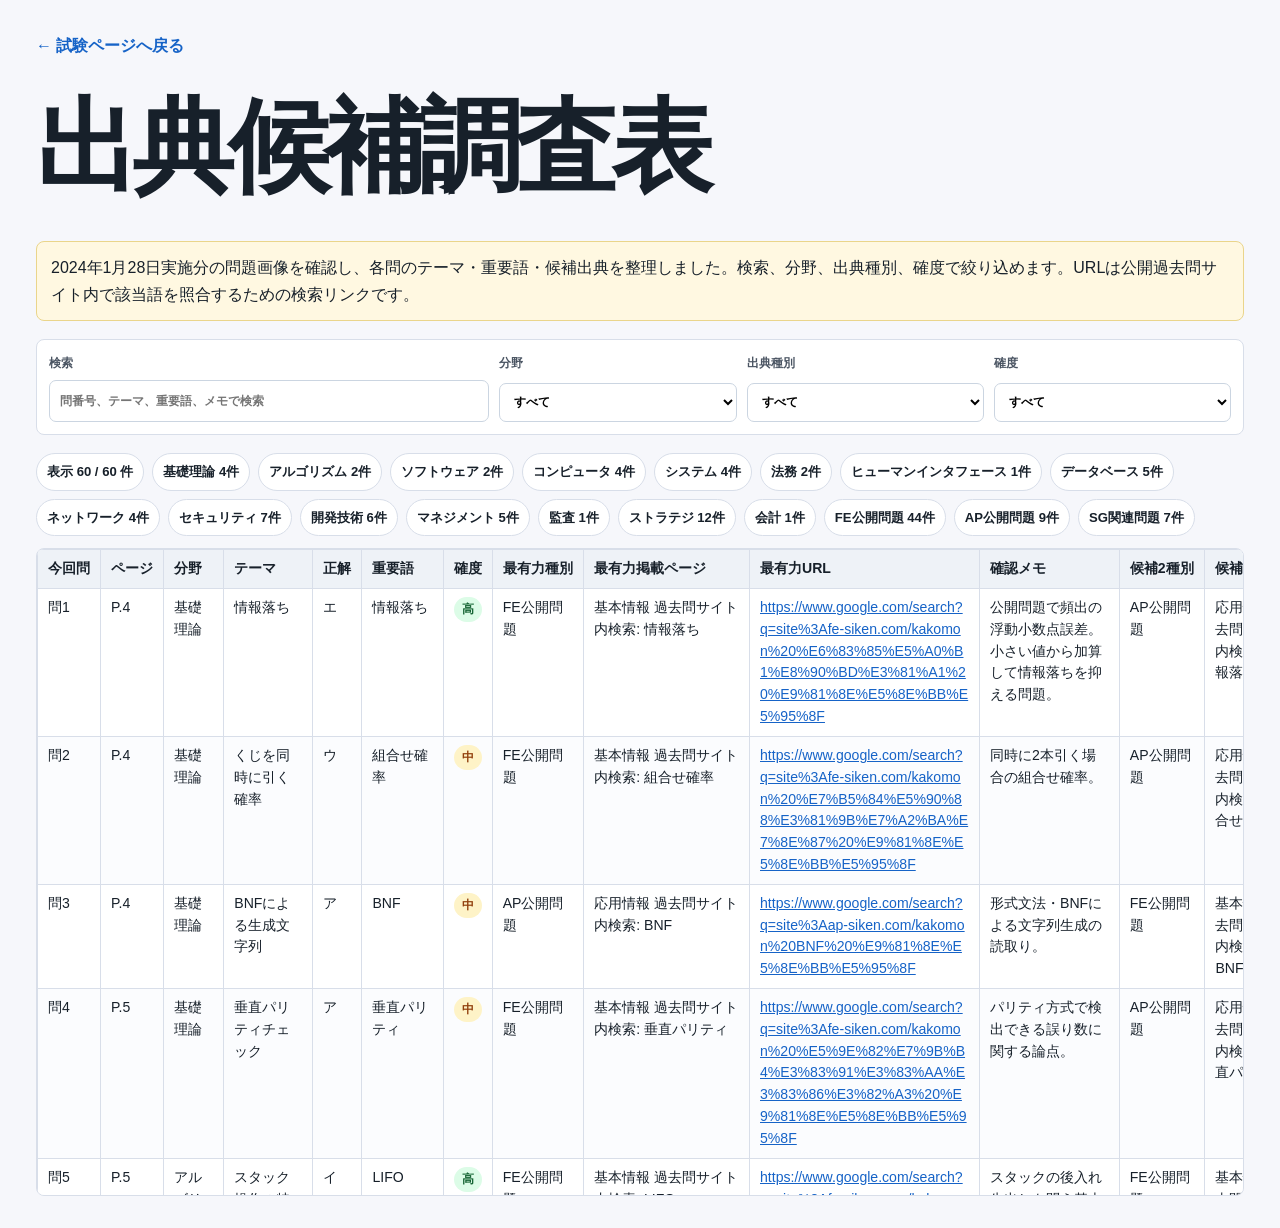
<file: source-map.html>
<!doctype html>
<html lang="ja">
<head>
  <meta charset="utf-8">
  <meta name="viewport" content="width=device-width, initial-scale=1">
  <title>出典候補調査表</title>
  <link rel="stylesheet" href="styles.css">
  <style>
    body{background:#f6f7fb;color:#17202a}
    main{max-width:1240px;margin:auto;padding:32px 16px}
    .back{display:inline-flex;margin-bottom:14px;color:#1663c7;font-weight:800;text-decoration:none}
    h1{margin:.2em 0 .4em}
    .note{background:#fff8e1;border:1px solid #ead58b;border-radius:8px;padding:12px 14px;line-height:1.7}
    .tools{display:grid;grid-template-columns:minmax(220px,1.3fr) repeat(3,minmax(140px,.7fr));gap:10px;margin:18px 0;padding:12px;background:#fff;border:1px solid #d8dee9;border-radius:8px}
    .tools label{display:grid;gap:5px;font-size:.78rem;font-weight:900;color:#4b5563}
    .tools input,.tools select{width:100%;box-sizing:border-box;border:1px solid #cbd5e1;border-radius:7px;padding:9px 10px;font:inherit;background:#fff}
    .summary{display:flex;flex-wrap:wrap;gap:8px;margin:0 0 12px}
    .summary span{background:#fff;border:1px solid #d8dee9;border-radius:999px;padding:6px 10px;font-size:.82rem;font-weight:800}
    .table-wrap{overflow:auto;border:1px solid #d8dee9;background:white;border-radius:8px;max-height:72vh}
    table{width:100%;min-width:1900px;border-collapse:collapse;background:white}
    th,td{border:1px solid #d8dee9;padding:8px 10px;text-align:left;vertical-align:top;font-size:.88rem;line-height:1.55}
    th{background:#eef2f7;position:sticky;top:0;z-index:1;white-space:nowrap}
    tbody tr:nth-child(even){background:#fbfcfe}
    tbody tr:hover{background:#edf5ff}
    a{color:#1663c7;word-break:break-all}
    .badge{display:inline-block;border-radius:999px;padding:3px 8px;font-size:.76rem;font-weight:900;background:#eef2f7}
    .high{background:#dcfce7;color:#166534}
    .mid{background:#fef3c7;color:#92400e}
    .empty{padding:22px;text-align:center;color:#64748b;font-weight:800}
    @media(max-width:860px){.tools{grid-template-columns:1fr}}
  </style>
</head>
<body>
<main>
  <a class="back" href="index.html">← 試験ページへ戻る</a>
  <h1>出典候補調査表</h1>
  <p class="note">2024年1月28日実施分の問題画像を確認し、各問のテーマ・重要語・候補出典を整理しました。検索、分野、出典種別、確度で絞り込めます。URLは公開過去問サイト内で該当語を照合するための検索リンクです。</p>
  <section class="tools" aria-label="表の絞り込み">
    <label>検索<input id="q" type="search" placeholder="問番号、テーマ、重要語、メモで検索"></label>
    <label>分野<select id="field"><option>すべて</option><option>アルゴリズム</option><option>コンピュータ</option><option>システム</option><option>ストラテジ</option><option>セキュリティ</option><option>ソフトウェア</option><option>データベース</option><option>ネットワーク</option><option>ヒューマンインタフェース</option><option>マネジメント</option><option>会計</option><option>基礎理論</option><option>法務</option><option>監査</option><option>開発技術</option></select></label>
    <label>出典種別<select id="source"><option>すべて</option><option>AP公開問題</option><option>FE公開問題</option><option>SG関連問題</option></select></label>
    <label>確度<select id="certainty"><option>すべて</option><option>中</option><option>高</option></select></label>
  </section>
  <div id="summary" class="summary"></div>
  <div class="table-wrap">
    <table>
      <thead><tr id="head"></tr></thead>
      <tbody id="body"></tbody>
    </table>
  </div>
</main>
<script>
const rows=[{"今回問": "問1", "ページ": "P.4", "分野": "基礎理論", "テーマ": "情報落ち", "正解": "エ", "重要語": "情報落ち", "確度": "高", "最有力種別": "FE公開問題", "最有力掲載ページ": "基本情報 過去問サイト内検索: 情報落ち", "最有力URL": "https://www.google.com/search?q=site%3Afe-siken.com/kakomon%20%E6%83%85%E5%A0%B1%E8%90%BD%E3%81%A1%20%E9%81%8E%E5%8E%BB%E5%95%8F", "確認メモ": "公開問題で頻出の浮動小数点誤差。小さい値から加算して情報落ちを抑える問題。", "候補2種別": "AP公開問題", "候補2": "応用情報 過去問サイト内検索: 情報落ち", "候補2URL": "https://www.google.com/search?q=site%3Aap-siken.com/kakomon%20%E6%83%85%E5%A0%B1%E8%90%BD%E3%81%A1%20%E9%81%8E%E5%8E%BB%E5%95%8F", "候補3種別": "修了試験問題情報", "候補3": "修了試験 過去問サイト内検索: 情報落ち", "候補3URL": "https://www.google.com/search?q=site%3Afe-siken.com/kakomon%20%E6%83%85%E5%A0%B1%E8%90%BD%E3%81%A1%20%E9%81%8E%E5%8E%BB%E5%95%8F"}, {"今回問": "問2", "ページ": "P.4", "分野": "基礎理論", "テーマ": "くじを同時に引く確率", "正解": "ウ", "重要語": "組合せ確率", "確度": "中", "最有力種別": "FE公開問題", "最有力掲載ページ": "基本情報 過去問サイト内検索: 組合せ確率", "最有力URL": "https://www.google.com/search?q=site%3Afe-siken.com/kakomon%20%E7%B5%84%E5%90%88%E3%81%9B%E7%A2%BA%E7%8E%87%20%E9%81%8E%E5%8E%BB%E5%95%8F", "確認メモ": "同時に2本引く場合の組合せ確率。", "候補2種別": "AP公開問題", "候補2": "応用情報 過去問サイト内検索: 組合せ確率", "候補2URL": "https://www.google.com/search?q=site%3Aap-siken.com/kakomon%20%E7%B5%84%E5%90%88%E3%81%9B%E7%A2%BA%E7%8E%87%20%E9%81%8E%E5%8E%BB%E5%95%8F", "候補3種別": "修了試験問題情報", "候補3": "修了試験 過去問サイト内検索: 組合せ確率", "候補3URL": "https://www.google.com/search?q=site%3Afe-siken.com/kakomon%20%E7%B5%84%E5%90%88%E3%81%9B%E7%A2%BA%E7%8E%87%20%E9%81%8E%E5%8E%BB%E5%95%8F"}, {"今回問": "問3", "ページ": "P.4", "分野": "基礎理論", "テーマ": "BNFによる生成文字列", "正解": "ア", "重要語": "BNF", "確度": "中", "最有力種別": "AP公開問題", "最有力掲載ページ": "応用情報 過去問サイト内検索: BNF", "最有力URL": "https://www.google.com/search?q=site%3Aap-siken.com/kakomon%20BNF%20%E9%81%8E%E5%8E%BB%E5%95%8F", "確認メモ": "形式文法・BNFによる文字列生成の読取り。", "候補2種別": "FE公開問題", "候補2": "基本情報 過去問サイト内検索: BNF", "候補2URL": "https://www.google.com/search?q=site%3Afe-siken.com/kakomon%20BNF%20%E9%81%8E%E5%8E%BB%E5%95%8F", "候補3種別": "修了試験問題情報", "候補3": "修了試験 過去問サイト内検索: BNF", "候補3URL": "https://www.google.com/search?q=site%3Afe-siken.com/kakomon%20BNF%20%E9%81%8E%E5%8E%BB%E5%95%8F"}, {"今回問": "問4", "ページ": "P.5", "分野": "基礎理論", "テーマ": "垂直パリティチェック", "正解": "ア", "重要語": "垂直パリティ", "確度": "中", "最有力種別": "FE公開問題", "最有力掲載ページ": "基本情報 過去問サイト内検索: 垂直パリティ", "最有力URL": "https://www.google.com/search?q=site%3Afe-siken.com/kakomon%20%E5%9E%82%E7%9B%B4%E3%83%91%E3%83%AA%E3%83%86%E3%82%A3%20%E9%81%8E%E5%8E%BB%E5%95%8F", "確認メモ": "パリティ方式で検出できる誤り数に関する論点。", "候補2種別": "AP公開問題", "候補2": "応用情報 過去問サイト内検索: 垂直パリティ", "候補2URL": "https://www.google.com/search?q=site%3Aap-siken.com/kakomon%20%E5%9E%82%E7%9B%B4%E3%83%91%E3%83%AA%E3%83%86%E3%82%A3%20%E9%81%8E%E5%8E%BB%E5%95%8F", "候補3種別": "修了試験問題情報", "候補3": "修了試験 過去問サイト内検索: 垂直パリティ", "候補3URL": "https://www.google.com/search?q=site%3Afe-siken.com/kakomon%20%E5%9E%82%E7%9B%B4%E3%83%91%E3%83%AA%E3%83%86%E3%82%A3%20%E9%81%8E%E5%8E%BB%E5%95%8F"}, {"今回問": "問5", "ページ": "P.5", "分野": "アルゴリズム", "テーマ": "スタック操作の特徴", "正解": "イ", "重要語": "LIFO", "確度": "高", "最有力種別": "FE公開問題", "最有力掲載ページ": "基本情報 過去問サイト内検索: LIFO", "最有力URL": "https://www.google.com/search?q=site%3Afe-siken.com/kakomon%20LIFO%20%E9%81%8E%E5%8E%BB%E5%95%8F", "確認メモ": "スタックの後入れ先出しを問う基本問題。", "候補2種別": "FE公開問題", "候補2": "基本情報 過去問サイト内検索: LIFO", "候補2URL": "https://www.google.com/search?q=site%3Afe-siken.com/kakomon%20LIFO%20%E9%81%8E%E5%8E%BB%E5%95%8F", "候補3種別": "修了試験問題情報", "候補3": "修了試験 過去問サイト内検索: LIFO", "候補3URL": "https://www.google.com/search?q=site%3Afe-siken.com/kakomon%20LIFO%20%E9%81%8E%E5%8E%BB%E5%95%8F"}, {"今回問": "問6", "ページ": "P.6", "分野": "アルゴリズム", "テーマ": "ハッシュ値の計算", "正解": "イ", "重要語": "ハッシュ関数", "確度": "中", "最有力種別": "FE公開問題", "最有力掲載ページ": "基本情報 過去問サイト内検索: ハッシュ関数", "最有力URL": "https://www.google.com/search?q=site%3Afe-siken.com/kakomon%20%E3%83%8F%E3%83%83%E3%82%B7%E3%83%A5%E9%96%A2%E6%95%B0%20%E9%81%8E%E5%8E%BB%E5%95%8F", "確認メモ": "文字コード順位の総和をmodで割るハッシュ計算。", "候補2種別": "FE公開問題", "候補2": "基本情報 過去問サイト内検索: ハッシュ関数", "候補2URL": "https://www.google.com/search?q=site%3Afe-siken.com/kakomon%20%E3%83%8F%E3%83%83%E3%82%B7%E3%83%A5%E9%96%A2%E6%95%B0%20%E9%81%8E%E5%8E%BB%E5%95%8F", "候補3種別": "修了試験問題情報", "候補3": "修了試験 過去問サイト内検索: ハッシュ関数", "候補3URL": "https://www.google.com/search?q=site%3Afe-siken.com/kakomon%20%E3%83%8F%E3%83%83%E3%82%B7%E3%83%A5%E9%96%A2%E6%95%B0%20%E9%81%8E%E5%8E%BB%E5%95%8F"}, {"今回問": "問7", "ページ": "P.6", "分野": "ソフトウェア", "テーマ": "XMLの特徴", "正解": "ウ", "重要語": "XML", "確度": "中", "最有力種別": "FE公開問題", "最有力掲載ページ": "基本情報 過去問サイト内検索: XML", "最有力URL": "https://www.google.com/search?q=site%3Afe-siken.com/kakomon%20XML%20%E9%81%8E%E5%8E%BB%E5%95%8F", "確認メモ": "XMLのタグ定義・属性情報・論理構造を問う問題。", "候補2種別": "FE公開問題", "候補2": "基本情報 過去問サイト内検索: XML", "候補2URL": "https://www.google.com/search?q=site%3Afe-siken.com/kakomon%20XML%20%E9%81%8E%E5%8E%BB%E5%95%8F", "候補3種別": "修了試験問題情報", "候補3": "修了試験 過去問サイト内検索: XML", "候補3URL": "https://www.google.com/search?q=site%3Afe-siken.com/kakomon%20XML%20%E9%81%8E%E5%8E%BB%E5%95%8F"}, {"今回問": "問8", "ページ": "P.7", "分野": "コンピュータ", "テーマ": "CPIによる実行時間計算", "正解": "エ", "重要語": "CPI", "確度": "高", "最有力種別": "FE公開問題", "最有力掲載ページ": "基本情報 過去問サイト内検索: CPI", "最有力URL": "https://www.google.com/search?q=site%3Afe-siken.com/kakomon%20CPI%20%E9%81%8E%E5%8E%BB%E5%95%8F", "確認メモ": "命令列とCPI、クロック周波数から実行時間を求める。", "候補2種別": "FE公開問題", "候補2": "基本情報 過去問サイト内検索: CPI", "候補2URL": "https://www.google.com/search?q=site%3Afe-siken.com/kakomon%20CPI%20%E9%81%8E%E5%8E%BB%E5%95%8F", "候補3種別": "修了試験問題情報", "候補3": "修了試験 過去問サイト内検索: CPI", "候補3URL": "https://www.google.com/search?q=site%3Afe-siken.com/kakomon%20CPI%20%E9%81%8E%E5%8E%BB%E5%95%8F"}, {"今回問": "問9", "ページ": "P.7", "分野": "コンピュータ", "テーマ": "メモリインタリーブ", "正解": "エ", "重要語": "メモリインタリーブ", "確度": "中", "最有力種別": "FE公開問題", "最有力掲載ページ": "基本情報 過去問サイト内検索: メモリインタリーブ", "最有力URL": "https://www.google.com/search?q=site%3Afe-siken.com/kakomon%20%E3%83%A1%E3%83%A2%E3%83%AA%E3%82%A4%E3%83%B3%E3%82%BF%E3%83%AA%E3%83%BC%E3%83%96%20%E9%81%8E%E5%8E%BB%E5%95%8F", "確認メモ": "主記憶を複数バンクに分け並列アクセスする高速化方式。", "候補2種別": "FE公開問題", "候補2": "基本情報 過去問サイト内検索: メモリインタリーブ", "候補2URL": "https://www.google.com/search?q=site%3Afe-siken.com/kakomon%20%E3%83%A1%E3%83%A2%E3%83%AA%E3%82%A4%E3%83%B3%E3%82%BF%E3%83%AA%E3%83%BC%E3%83%96%20%E9%81%8E%E5%8E%BB%E5%95%8F", "候補3種別": "修了試験問題情報", "候補3": "修了試験 過去問サイト内検索: メモリインタリーブ", "候補3URL": "https://www.google.com/search?q=site%3Afe-siken.com/kakomon%20%E3%83%A1%E3%83%A2%E3%83%AA%E3%82%A4%E3%83%B3%E3%82%BF%E3%83%AA%E3%83%BC%E3%83%96%20%E9%81%8E%E5%8E%BB%E5%95%8F"}, {"今回問": "問10", "ページ": "P.8", "分野": "システム", "テーマ": "RAIDのミラーリング", "正解": "ア", "重要語": "RAID1", "確度": "中", "最有力種別": "FE公開問題", "最有力掲載ページ": "基本情報 過去問サイト内検索: RAID1", "最有力URL": "https://www.google.com/search?q=site%3Afe-siken.com/kakomon%20RAID1%20%E9%81%8E%E5%8E%BB%E5%95%8F", "確認メモ": "ミラーリングによる信頼性向上と冗長ディスク。", "候補2種別": "FE公開問題", "候補2": "基本情報 過去問サイト内検索: RAID1", "候補2URL": "https://www.google.com/search?q=site%3Afe-siken.com/kakomon%20RAID1%20%E9%81%8E%E5%8E%BB%E5%95%8F", "候補3種別": "修了試験問題情報", "候補3": "修了試験 過去問サイト内検索: RAID1", "候補3URL": "https://www.google.com/search?q=site%3Afe-siken.com/kakomon%20RAID1%20%E9%81%8E%E5%8E%BB%E5%95%8F"}, {"今回問": "問11", "ページ": "P.8", "分野": "システム", "テーマ": "クライアントサーバの作業分担", "正解": "ア", "重要語": "クライアントサーバ", "確度": "中", "最有力種別": "FE公開問題", "最有力掲載ページ": "基本情報 過去問サイト内検索: クライアントサーバ", "最有力URL": "https://www.google.com/search?q=site%3Afe-siken.com/kakomon%20%E3%82%AF%E3%83%A9%E3%82%A4%E3%82%A2%E3%83%B3%E3%83%88%E3%82%B5%E3%83%BC%E3%83%90%20%E9%81%8E%E5%8E%BB%E5%95%8F", "確認メモ": "Webブラウザ処理と専用アプリ処理の比較。", "候補2種別": "FE公開問題", "候補2": "基本情報 過去問サイト内検索: クライアントサーバ", "候補2URL": "https://www.google.com/search?q=site%3Afe-siken.com/kakomon%20%E3%82%AF%E3%83%A9%E3%82%A4%E3%82%A2%E3%83%B3%E3%83%88%E3%82%B5%E3%83%BC%E3%83%90%20%E9%81%8E%E5%8E%BB%E5%95%8F", "候補3種別": "修了試験問題情報", "候補3": "修了試験 過去問サイト内検索: クライアントサーバ", "候補3URL": "https://www.google.com/search?q=site%3Afe-siken.com/kakomon%20%E3%82%AF%E3%83%A9%E3%82%A4%E3%82%A2%E3%83%B3%E3%83%88%E3%82%B5%E3%83%BC%E3%83%90%20%E9%81%8E%E5%8E%BB%E5%95%8F"}, {"今回問": "問12", "ページ": "P.8", "分野": "システム", "テーマ": "キャパシティプランニングの作業順序", "正解": "イ", "重要語": "キャパシティプランニング", "確度": "中", "最有力種別": "FE公開問題", "最有力掲載ページ": "基本情報 過去問サイト内検索: キャパシティプランニング", "最有力URL": "https://www.google.com/search?q=site%3Afe-siken.com/kakomon%20%E3%82%AD%E3%83%A3%E3%83%91%E3%82%B7%E3%83%86%E3%82%A3%E3%83%97%E3%83%A9%E3%83%B3%E3%83%8B%E3%83%B3%E3%82%B0%20%E9%81%8E%E5%8E%BB%E5%95%8F", "確認メモ": "要求把握、稼働状況把握、性能評価、見直しの順序。", "候補2種別": "FE公開問題", "候補2": "基本情報 過去問サイト内検索: キャパシティプランニング", "候補2URL": "https://www.google.com/search?q=site%3Afe-siken.com/kakomon%20%E3%82%AD%E3%83%A3%E3%83%91%E3%82%B7%E3%83%86%E3%82%A3%E3%83%97%E3%83%A9%E3%83%B3%E3%83%8B%E3%83%B3%E3%82%B0%20%E9%81%8E%E5%8E%BB%E5%95%8F", "候補3種別": "修了試験問題情報", "候補3": "修了試験 過去問サイト内検索: キャパシティプランニング", "候補3URL": "https://www.google.com/search?q=site%3Afe-siken.com/kakomon%20%E3%82%AD%E3%83%A3%E3%83%91%E3%82%B7%E3%83%86%E3%82%A3%E3%83%97%E3%83%A9%E3%83%B3%E3%83%8B%E3%83%B3%E3%82%B0%20%E9%81%8E%E5%8E%BB%E5%95%8F"}, {"今回問": "問13", "ページ": "P.9", "分野": "コンピュータ", "テーマ": "メモリコンパクションの時間計算", "正解": "エ", "重要語": "メモリコンパクション", "確度": "中", "最有力種別": "AP公開問題", "最有力掲載ページ": "応用情報 過去問サイト内検索: メモリコンパクション", "最有力URL": "https://www.google.com/search?q=site%3Aap-siken.com/kakomon%20%E3%83%A1%E3%83%A2%E3%83%AA%E3%82%B3%E3%83%B3%E3%83%91%E3%82%AF%E3%82%B7%E3%83%A7%E3%83%B3%20%E9%81%8E%E5%8E%BB%E5%95%8F", "確認メモ": "動的再配置で空き領域を連続化する時間計算。", "候補2種別": "FE公開問題", "候補2": "基本情報 過去問サイト内検索: メモリコンパクション", "候補2URL": "https://www.google.com/search?q=site%3Afe-siken.com/kakomon%20%E3%83%A1%E3%83%A2%E3%83%AA%E3%82%B3%E3%83%B3%E3%83%91%E3%82%AF%E3%82%B7%E3%83%A7%E3%83%B3%20%E9%81%8E%E5%8E%BB%E5%95%8F", "候補3種別": "修了試験問題情報", "候補3": "修了試験 過去問サイト内検索: メモリコンパクション", "候補3URL": "https://www.google.com/search?q=site%3Afe-siken.com/kakomon%20%E3%83%A1%E3%83%A2%E3%83%AA%E3%82%B3%E3%83%B3%E3%83%91%E3%82%AF%E3%82%B7%E3%83%A7%E3%83%B3%20%E9%81%8E%E5%8E%BB%E5%95%8F"}, {"今回問": "問14", "ページ": "P.9", "分野": "ソフトウェア", "テーマ": "OSにおけるAPI", "正解": "イ", "重要語": "API", "確度": "中", "最有力種別": "FE公開問題", "最有力掲載ページ": "基本情報 過去問サイト内検索: API", "最有力URL": "https://www.google.com/search?q=site%3Afe-siken.com/kakomon%20API%20%E9%81%8E%E5%8E%BB%E5%95%8F", "確認メモ": "アプリケーションからOS機能を利用するインタフェース。", "候補2種別": "FE公開問題", "候補2": "基本情報 過去問サイト内検索: API", "候補2URL": "https://www.google.com/search?q=site%3Afe-siken.com/kakomon%20API%20%E9%81%8E%E5%8E%BB%E5%95%8F", "候補3種別": "修了試験問題情報", "候補3": "修了試験 過去問サイト内検索: API", "候補3URL": "https://www.google.com/search?q=site%3Afe-siken.com/kakomon%20API%20%E9%81%8E%E5%8E%BB%E5%95%8F"}, {"今回問": "問15", "ページ": "P.10", "分野": "法務", "テーマ": "GPLとソースコード公開義務", "正解": "ウ", "重要語": "GPL", "確度": "高", "最有力種別": "FE公開問題", "最有力掲載ページ": "基本情報 過去問サイト内検索: GPL", "最有力URL": "https://www.google.com/search?q=site%3Afe-siken.com/kakomon%20GPL%20%E9%81%8E%E5%8E%BB%E5%95%8F", "確認メモ": "GPLソフト利用時のライセンス違反条件。", "候補2種別": "FE公開問題", "候補2": "基本情報 過去問サイト内検索: GPL", "候補2URL": "https://www.google.com/search?q=site%3Afe-siken.com/kakomon%20GPL%20%E9%81%8E%E5%8E%BB%E5%95%8F", "候補3種別": "修了試験問題情報", "候補3": "修了試験 過去問サイト内検索: GPL", "候補3URL": "https://www.google.com/search?q=site%3Afe-siken.com/kakomon%20GPL%20%E9%81%8E%E5%8E%BB%E5%95%8F"}, {"今回問": "問16", "ページ": "P.10", "分野": "コンピュータ", "テーマ": "PLLと分周器のクロック計算", "正解": "エ", "重要語": "PLL", "確度": "中", "最有力種別": "AP公開問題", "最有力掲載ページ": "応用情報 過去問サイト内検索: PLL", "最有力URL": "https://www.google.com/search?q=site%3Aap-siken.com/kakomon%20PLL%20%E9%81%8E%E5%8E%BB%E5%95%8F", "確認メモ": "発振器、PLL、分周器を組み合わせた周波数計算。", "候補2種別": "FE公開問題", "候補2": "基本情報 過去問サイト内検索: PLL", "候補2URL": "https://www.google.com/search?q=site%3Afe-siken.com/kakomon%20PLL%20%E9%81%8E%E5%8E%BB%E5%95%8F", "候補3種別": "修了試験問題情報", "候補3": "修了試験 過去問サイト内検索: PLL", "候補3URL": "https://www.google.com/search?q=site%3Afe-siken.com/kakomon%20PLL%20%E9%81%8E%E5%8E%BB%E5%95%8F"}, {"今回問": "問17", "ページ": "P.11", "分野": "ヒューマンインタフェース", "テーマ": "入力画面の設計方針", "正解": "ア", "重要語": "入力画面設計", "確度": "中", "最有力種別": "FE公開問題", "最有力掲載ページ": "基本情報 過去問サイト内検索: 入力画面設計", "最有力URL": "https://www.google.com/search?q=site%3Afe-siken.com/kakomon%20%E5%85%A5%E5%8A%9B%E7%94%BB%E9%9D%A2%E8%A8%AD%E8%A8%88%20%E9%81%8E%E5%8E%BB%E5%95%8F", "確認メモ": "ユーザビリティを高める入力画面設計。", "候補2種別": "FE公開問題", "候補2": "基本情報 過去問サイト内検索: 入力画面設計", "候補2URL": "https://www.google.com/search?q=site%3Afe-siken.com/kakomon%20%E5%85%A5%E5%8A%9B%E7%94%BB%E9%9D%A2%E8%A8%AD%E8%A8%88%20%E9%81%8E%E5%8E%BB%E5%95%8F", "候補3種別": "修了試験問題情報", "候補3": "修了試験 過去問サイト内検索: 入力画面設計", "候補3URL": "https://www.google.com/search?q=site%3Afe-siken.com/kakomon%20%E5%85%A5%E5%8A%9B%E7%94%BB%E9%9D%A2%E8%A8%AD%E8%A8%88%20%E9%81%8E%E5%8E%BB%E5%95%8F"}, {"今回問": "問18", "ページ": "P.11", "分野": "データベース", "テーマ": "DBMSのスキーマ定義機能", "正解": "ウ", "重要語": "スキーマ", "確度": "中", "最有力種別": "FE公開問題", "最有力掲載ページ": "基本情報 過去問サイト内検索: スキーマ", "最有力URL": "https://www.google.com/search?q=site%3Afe-siken.com/kakomon%20%E3%82%B9%E3%82%AD%E3%83%BC%E3%83%9E%20%E9%81%8E%E5%8E%BB%E5%95%8F", "確認メモ": "DBMSでスキーマを定める定義機能。", "候補2種別": "FE公開問題", "候補2": "基本情報 過去問サイト内検索: スキーマ", "候補2URL": "https://www.google.com/search?q=site%3Afe-siken.com/kakomon%20%E3%82%B9%E3%82%AD%E3%83%BC%E3%83%9E%20%E9%81%8E%E5%8E%BB%E5%95%8F", "候補3種別": "修了試験問題情報", "候補3": "修了試験 過去問サイト内検索: スキーマ", "候補3URL": "https://www.google.com/search?q=site%3Afe-siken.com/kakomon%20%E3%82%B9%E3%82%AD%E3%83%BC%E3%83%9E%20%E9%81%8E%E5%8E%BB%E5%95%8F"}, {"今回問": "問19", "ページ": "P.11", "分野": "データベース", "テーマ": "関係データベースの主キー", "正解": "ウ", "重要語": "主キー", "確度": "中", "最有力種別": "FE公開問題", "最有力掲載ページ": "基本情報 過去問サイト内検索: 主キー", "最有力URL": "https://www.google.com/search?q=site%3Afe-siken.com/kakomon%20%E4%B8%BB%E3%82%AD%E3%83%BC%20%E9%81%8E%E5%8E%BB%E5%95%8F", "確認メモ": "主キーの一意性とNULL不可の性質。", "候補2種別": "FE公開問題", "候補2": "基本情報 過去問サイト内検索: 主キー", "候補2URL": "https://www.google.com/search?q=site%3Afe-siken.com/kakomon%20%E4%B8%BB%E3%82%AD%E3%83%BC%20%E9%81%8E%E5%8E%BB%E5%95%8F", "候補3種別": "修了試験問題情報", "候補3": "修了試験 過去問サイト内検索: 主キー", "候補3URL": "https://www.google.com/search?q=site%3Afe-siken.com/kakomon%20%E4%B8%BB%E3%82%AD%E3%83%BC%20%E9%81%8E%E5%8E%BB%E5%95%8F"}, {"今回問": "問20", "ページ": "P.11", "分野": "データベース", "テーマ": "RDBMSの権限付与", "正解": "エ", "重要語": "GRANT", "確度": "中", "最有力種別": "FE公開問題", "最有力掲載ページ": "基本情報 過去問サイト内検索: GRANT", "最有力URL": "https://www.google.com/search?q=site%3Afe-siken.com/kakomon%20GRANT%20%E9%81%8E%E5%8E%BB%E5%95%8F", "確認メモ": "特定利用者へ表更新権限を与えるSQL。", "候補2種別": "FE公開問題", "候補2": "基本情報 過去問サイト内検索: GRANT", "候補2URL": "https://www.google.com/search?q=site%3Afe-siken.com/kakomon%20GRANT%20%E9%81%8E%E5%8E%BB%E5%95%8F", "候補3種別": "修了試験問題情報", "候補3": "修了試験 過去問サイト内検索: GRANT", "候補3URL": "https://www.google.com/search?q=site%3Afe-siken.com/kakomon%20GRANT%20%E9%81%8E%E5%8E%BB%E5%95%8F"}, {"今回問": "問21", "ページ": "P.12", "分野": "データベース", "テーマ": "DBMSの問合せ処理手順", "正解": "エ", "重要語": "SQL最適化", "確度": "中", "最有力種別": "AP公開問題", "最有力掲載ページ": "応用情報 過去問サイト内検索: SQL最適化", "最有力URL": "https://www.google.com/search?q=site%3Aap-siken.com/kakomon%20SQL%E6%9C%80%E9%81%A9%E5%8C%96%20%E9%81%8E%E5%8E%BB%E5%95%8F", "確認メモ": "構文解析、最適化、コード生成、実行の順序。", "候補2種別": "FE公開問題", "候補2": "基本情報 過去問サイト内検索: SQL最適化", "候補2URL": "https://www.google.com/search?q=site%3Afe-siken.com/kakomon%20SQL%E6%9C%80%E9%81%A9%E5%8C%96%20%E9%81%8E%E5%8E%BB%E5%95%8F", "候補3種別": "修了試験問題情報", "候補3": "修了試験 過去問サイト内検索: SQL最適化", "候補3URL": "https://www.google.com/search?q=site%3Afe-siken.com/kakomon%20SQL%E6%9C%80%E9%81%A9%E5%8C%96%20%E9%81%8E%E5%8E%BB%E5%95%8F"}, {"今回問": "問22", "ページ": "P.12", "分野": "データベース", "テーマ": "バックアップ復旧とトランザクションログ", "正解": "エ", "重要語": "ロールフォワード", "確度": "中", "最有力種別": "FE公開問題", "最有力掲載ページ": "基本情報 過去問サイト内検索: ロールフォワード", "最有力URL": "https://www.google.com/search?q=site%3Afe-siken.com/kakomon%20%E3%83%AD%E3%83%BC%E3%83%AB%E3%83%95%E3%82%A9%E3%83%AF%E3%83%BC%E3%83%89%20%E9%81%8E%E5%8E%BB%E5%95%8F", "確認メモ": "バックアップリストア後にログを適用して復旧する操作。", "候補2種別": "FE公開問題", "候補2": "基本情報 過去問サイト内検索: ロールフォワード", "候補2URL": "https://www.google.com/search?q=site%3Afe-siken.com/kakomon%20%E3%83%AD%E3%83%BC%E3%83%AB%E3%83%95%E3%82%A9%E3%83%AF%E3%83%BC%E3%83%89%20%E9%81%8E%E5%8E%BB%E5%95%8F", "候補3種別": "修了試験問題情報", "候補3": "修了試験 過去問サイト内検索: ロールフォワード", "候補3URL": "https://www.google.com/search?q=site%3Afe-siken.com/kakomon%20%E3%83%AD%E3%83%BC%E3%83%AB%E3%83%95%E3%82%A9%E3%83%AF%E3%83%BC%E3%83%89%20%E9%81%8E%E5%8E%BB%E5%95%8F"}, {"今回問": "問23", "ページ": "P.13", "分野": "ネットワーク", "テーマ": "IPアドレス問合せの仕組み", "正解": "ウ", "重要語": "DNS", "確度": "高", "最有力種別": "FE公開問題", "最有力掲載ページ": "基本情報 過去問サイト内検索: DNS", "最有力URL": "https://www.google.com/search?q=site%3Afe-siken.com/kakomon%20DNS%20%E9%81%8E%E5%8E%BB%E5%95%8F", "確認メモ": "ホスト名からIPアドレスを得るDNSの役割。", "候補2種別": "FE公開問題", "候補2": "基本情報 過去問サイト内検索: DNS", "候補2URL": "https://www.google.com/search?q=site%3Afe-siken.com/kakomon%20DNS%20%E9%81%8E%E5%8E%BB%E5%95%8F", "候補3種別": "修了試験問題情報", "候補3": "修了試験 過去問サイト内検索: DNS", "候補3URL": "https://www.google.com/search?q=site%3Afe-siken.com/kakomon%20DNS%20%E9%81%8E%E5%8E%BB%E5%95%8F"}, {"今回問": "問24", "ページ": "P.13", "分野": "ネットワーク", "テーマ": "スイッチングハブの特徴", "正解": "イ", "重要語": "レイヤ2スイッチ", "確度": "中", "最有力種別": "FE公開問題", "最有力掲載ページ": "基本情報 過去問サイト内検索: レイヤ2スイッチ", "最有力URL": "https://www.google.com/search?q=site%3Afe-siken.com/kakomon%20%E3%83%AC%E3%82%A4%E3%83%A42%E3%82%B9%E3%82%A4%E3%83%83%E3%83%81%20%E9%81%8E%E5%8E%BB%E5%95%8F", "確認メモ": "MACアドレスに基づいてフレームを転送する装置。", "候補2種別": "FE公開問題", "候補2": "基本情報 過去問サイト内検索: レイヤ2スイッチ", "候補2URL": "https://www.google.com/search?q=site%3Afe-siken.com/kakomon%20%E3%83%AC%E3%82%A4%E3%83%A42%E3%82%B9%E3%82%A4%E3%83%83%E3%83%81%20%E9%81%8E%E5%8E%BB%E5%95%8F", "候補3種別": "修了試験問題情報", "候補3": "修了試験 過去問サイト内検索: レイヤ2スイッチ", "候補3URL": "https://www.google.com/search?q=site%3Afe-siken.com/kakomon%20%E3%83%AC%E3%82%A4%E3%83%A42%E3%82%B9%E3%82%A4%E3%83%83%E3%83%81%20%E9%81%8E%E5%8E%BB%E5%95%8F"}, {"今回問": "問25", "ページ": "P.13", "分野": "ネットワーク", "テーマ": "ARPの説明", "正解": "ア", "重要語": "ARP", "確度": "高", "最有力種別": "FE公開問題", "最有力掲載ページ": "基本情報 過去問サイト内検索: ARP", "最有力URL": "https://www.google.com/search?q=site%3Afe-siken.com/kakomon%20ARP%20%E9%81%8E%E5%8E%BB%E5%95%8F", "確認メモ": "IPアドレスからMACアドレスを得るプロトコル。", "候補2種別": "FE公開問題", "候補2": "基本情報 過去問サイト内検索: ARP", "候補2URL": "https://www.google.com/search?q=site%3Afe-siken.com/kakomon%20ARP%20%E9%81%8E%E5%8E%BB%E5%95%8F", "候補3種別": "修了試験問題情報", "候補3": "修了試験 過去問サイト内検索: ARP", "候補3URL": "https://www.google.com/search?q=site%3Afe-siken.com/kakomon%20ARP%20%E9%81%8E%E5%8E%BB%E5%95%8F"}, {"今回問": "問26", "ページ": "P.14", "分野": "ネットワーク", "テーマ": "電子メールの送受信プロトコル", "正解": "エ", "重要語": "SMTPとIMAP4", "確度": "高", "最有力種別": "FE公開問題", "最有力掲載ページ": "基本情報 過去問サイト内検索: SMTPとIMAP4", "最有力URL": "https://www.google.com/search?q=site%3Afe-siken.com/kakomon%20SMTP%E3%81%A8IMAP4%20%E9%81%8E%E5%8E%BB%E5%95%8F", "確認メモ": "送信はSMTP、受信はPOP3/IMAP4を用いる。", "候補2種別": "FE公開問題", "候補2": "基本情報 過去問サイト内検索: SMTPとIMAP4", "候補2URL": "https://www.google.com/search?q=site%3Afe-siken.com/kakomon%20SMTP%E3%81%A8IMAP4%20%E9%81%8E%E5%8E%BB%E5%95%8F", "候補3種別": "修了試験問題情報", "候補3": "修了試験 過去問サイト内検索: SMTPとIMAP4", "候補3URL": "https://www.google.com/search?q=site%3Afe-siken.com/kakomon%20SMTP%E3%81%A8IMAP4%20%E9%81%8E%E5%8E%BB%E5%95%8F"}, {"今回問": "問27", "ページ": "P.14", "分野": "セキュリティ", "テーマ": "SMTPサーバの第三者中継防止", "正解": "イ", "重要語": "第三者中継防止", "確度": "高", "最有力種別": "SG関連問題", "最有力掲載ページ": "情報セキュリティマネジメント 過去問サイト内検索: 第三者中継防止", "最有力URL": "https://www.google.com/search?q=site%3Asg-siken.com/kakomon%20%E7%AC%AC%E4%B8%89%E8%80%85%E4%B8%AD%E7%B6%99%E9%98%B2%E6%AD%A2%20%E9%81%8E%E5%8E%BB%E5%95%8F", "確認メモ": "不正利用防止のためメールサーバで中継制限を行う。", "候補2種別": "FE公開問題", "候補2": "基本情報 過去問サイト内検索: 第三者中継防止", "候補2URL": "https://www.google.com/search?q=site%3Afe-siken.com/kakomon%20%E7%AC%AC%E4%B8%89%E8%80%85%E4%B8%AD%E7%B6%99%E9%98%B2%E6%AD%A2%20%E9%81%8E%E5%8E%BB%E5%95%8F", "候補3種別": "修了試験問題情報", "候補3": "修了試験 過去問サイト内検索: 第三者中継防止", "候補3URL": "https://www.google.com/search?q=site%3Afe-siken.com/kakomon%20%E7%AC%AC%E4%B8%89%E8%80%85%E4%B8%AD%E7%B6%99%E9%98%B2%E6%AD%A2%20%E9%81%8E%E5%8E%BB%E5%95%8F"}, {"今回問": "問28", "ページ": "P.14", "分野": "セキュリティ", "テーマ": "共通鍵暗号方式の特徴", "正解": "ウ", "重要語": "共通鍵暗号", "確度": "高", "最有力種別": "FE公開問題", "最有力掲載ページ": "基本情報 過去問サイト内検索: 共通鍵暗号", "最有力URL": "https://www.google.com/search?q=site%3Afe-siken.com/kakomon%20%E5%85%B1%E9%80%9A%E9%8D%B5%E6%9A%97%E5%8F%B7%20%E9%81%8E%E5%8E%BB%E5%95%8F", "確認メモ": "暗号化と復号で同じ鍵を使う方式。", "候補2種別": "FE公開問題", "候補2": "基本情報 過去問サイト内検索: 共通鍵暗号", "候補2URL": "https://www.google.com/search?q=site%3Afe-siken.com/kakomon%20%E5%85%B1%E9%80%9A%E9%8D%B5%E6%9A%97%E5%8F%B7%20%E9%81%8E%E5%8E%BB%E5%95%8F", "候補3種別": "修了試験問題情報", "候補3": "修了試験 過去問サイト内検索: 共通鍵暗号", "候補3URL": "https://www.google.com/search?q=site%3Afe-siken.com/kakomon%20%E5%85%B1%E9%80%9A%E9%8D%B5%E6%9A%97%E5%8F%B7%20%E9%81%8E%E5%8E%BB%E5%95%8F"}, {"今回問": "問29", "ページ": "P.15", "分野": "セキュリティ", "テーマ": "XML署名", "正解": "ウ", "重要語": "XML署名", "確度": "高", "最有力種別": "SG関連問題", "最有力掲載ページ": "情報セキュリティマネジメント 過去問サイト内検索: XML署名", "最有力URL": "https://www.google.com/search?q=site%3Asg-siken.com/kakomon%20XML%E7%BD%B2%E5%90%8D%20%E9%81%8E%E5%8E%BB%E5%95%8F", "確認メモ": "XML文書の全部または一部へ署名できる仕組み。", "候補2種別": "FE公開問題", "候補2": "基本情報 過去問サイト内検索: XML署名", "候補2URL": "https://www.google.com/search?q=site%3Afe-siken.com/kakomon%20XML%E7%BD%B2%E5%90%8D%20%E9%81%8E%E5%8E%BB%E5%95%8F", "候補3種別": "修了試験問題情報", "候補3": "修了試験 過去問サイト内検索: XML署名", "候補3URL": "https://www.google.com/search?q=site%3Afe-siken.com/kakomon%20XML%E7%BD%B2%E5%90%8D%20%E9%81%8E%E5%8E%BB%E5%95%8F"}, {"今回問": "問30", "ページ": "P.15", "分野": "セキュリティ", "テーマ": "IoTデバイスの耐タンパ性", "正解": "ウ", "重要語": "耐タンパ性", "確度": "高", "最有力種別": "SG関連問題", "最有力掲載ページ": "情報セキュリティマネジメント 過去問サイト内検索: 耐タンパ性", "最有力URL": "https://www.google.com/search?q=site%3Asg-siken.com/kakomon%20%E8%80%90%E3%82%BF%E3%83%B3%E3%83%91%E6%80%A7%20%E9%81%8E%E5%8E%BB%E5%95%8F", "確認メモ": "筐体開封などの改ざん時に秘密情報を守る実装。", "候補2種別": "FE公開問題", "候補2": "基本情報 過去問サイト内検索: 耐タンパ性", "候補2URL": "https://www.google.com/search?q=site%3Afe-siken.com/kakomon%20%E8%80%90%E3%82%BF%E3%83%B3%E3%83%91%E6%80%A7%20%E9%81%8E%E5%8E%BB%E5%95%8F", "候補3種別": "修了試験問題情報", "候補3": "修了試験 過去問サイト内検索: 耐タンパ性", "候補3URL": "https://www.google.com/search?q=site%3Afe-siken.com/kakomon%20%E8%80%90%E3%82%BF%E3%83%B3%E3%83%91%E6%80%A7%20%E9%81%8E%E5%8E%BB%E5%95%8F"}, {"今回問": "問31", "ページ": "P.16", "分野": "セキュリティ", "テーマ": "フォールスネガティブ", "正解": "ウ", "重要語": "フォールスネガティブ", "確度": "高", "最有力種別": "SG関連問題", "最有力掲載ページ": "情報セキュリティマネジメント 過去問サイト内検索: フォールスネガティブ", "最有力URL": "https://www.google.com/search?q=site%3Asg-siken.com/kakomon%20%E3%83%95%E3%82%A9%E3%83%BC%E3%83%AB%E3%82%B9%E3%83%8D%E3%82%AC%E3%83%86%E3%82%A3%E3%83%96%20%E9%81%8E%E5%8E%BB%E5%95%8F", "確認メモ": "感染しているものを感染していないと判定する誤り。", "候補2種別": "FE公開問題", "候補2": "基本情報 過去問サイト内検索: フォールスネガティブ", "候補2URL": "https://www.google.com/search?q=site%3Afe-siken.com/kakomon%20%E3%83%95%E3%82%A9%E3%83%BC%E3%83%AB%E3%82%B9%E3%83%8D%E3%82%AC%E3%83%86%E3%82%A3%E3%83%96%20%E9%81%8E%E5%8E%BB%E5%95%8F", "候補3種別": "修了試験問題情報", "候補3": "修了試験 過去問サイト内検索: フォールスネガティブ", "候補3URL": "https://www.google.com/search?q=site%3Afe-siken.com/kakomon%20%E3%83%95%E3%82%A9%E3%83%BC%E3%83%AB%E3%82%B9%E3%83%8D%E3%82%AC%E3%83%86%E3%82%A3%E3%83%96%20%E9%81%8E%E5%8E%BB%E5%95%8F"}, {"今回問": "問32", "ページ": "P.16", "分野": "セキュリティ", "テーマ": "無線LANの不正接続防止", "正解": "エ", "重要語": "MACアドレスフィルタリング", "確度": "高", "最有力種別": "SG関連問題", "最有力掲載ページ": "情報セキュリティマネジメント 過去問サイト内検索: MACアドレスフィルタリング", "最有力URL": "https://www.google.com/search?q=site%3Asg-siken.com/kakomon%20MAC%E3%82%A2%E3%83%89%E3%83%AC%E3%82%B9%E3%83%95%E3%82%A3%E3%83%AB%E3%82%BF%E3%83%AA%E3%83%B3%E3%82%B0%20%E9%81%8E%E5%8E%BB%E5%95%8F", "確認メモ": "許可端末だけをアクセスポイントへ接続させる設定。", "候補2種別": "FE公開問題", "候補2": "基本情報 過去問サイト内検索: MACアドレスフィルタリング", "候補2URL": "https://www.google.com/search?q=site%3Afe-siken.com/kakomon%20MAC%E3%82%A2%E3%83%89%E3%83%AC%E3%82%B9%E3%83%95%E3%82%A3%E3%83%AB%E3%82%BF%E3%83%AA%E3%83%B3%E3%82%B0%20%E9%81%8E%E5%8E%BB%E5%95%8F", "候補3種別": "修了試験問題情報", "候補3": "修了試験 過去問サイト内検索: MACアドレスフィルタリング", "候補3URL": "https://www.google.com/search?q=site%3Afe-siken.com/kakomon%20MAC%E3%82%A2%E3%83%89%E3%83%AC%E3%82%B9%E3%83%95%E3%82%A3%E3%83%AB%E3%82%BF%E3%83%AA%E3%83%B3%E3%82%B0%20%E9%81%8E%E5%8E%BB%E5%95%8F"}, {"今回問": "問33", "ページ": "P.16", "分野": "セキュリティ", "テーマ": "SSHの説明", "正解": "エ", "重要語": "SSH", "確度": "高", "最有力種別": "SG関連問題", "最有力掲載ページ": "情報セキュリティマネジメント 過去問サイト内検索: SSH", "最有力URL": "https://www.google.com/search?q=site%3Asg-siken.com/kakomon%20SSH%20%E9%81%8E%E5%8E%BB%E5%95%8F", "確認メモ": "リモートログイン等を安全に行うプロトコル。", "候補2種別": "FE公開問題", "候補2": "基本情報 過去問サイト内検索: SSH", "候補2URL": "https://www.google.com/search?q=site%3Afe-siken.com/kakomon%20SSH%20%E9%81%8E%E5%8E%BB%E5%95%8F", "候補3種別": "修了試験問題情報", "候補3": "修了試験 過去問サイト内検索: SSH", "候補3URL": "https://www.google.com/search?q=site%3Afe-siken.com/kakomon%20SSH%20%E9%81%8E%E5%8E%BB%E5%95%8F"}, {"今回問": "問34", "ページ": "P.17", "分野": "開発技術", "テーマ": "DFDの記号", "正解": "エ", "重要語": "プロセス", "確度": "中", "最有力種別": "FE公開問題", "最有力掲載ページ": "基本情報 過去問サイト内検索: プロセス", "最有力URL": "https://www.google.com/search?q=site%3Afe-siken.com/kakomon%20%E3%83%97%E3%83%AD%E3%82%BB%E3%82%B9%20%E9%81%8E%E5%8E%BB%E5%95%8F", "確認メモ": "DFDで丸が表す処理・プロセスの記号。", "候補2種別": "AP公開問題", "候補2": "応用情報 過去問サイト内検索: プロセス", "候補2URL": "https://www.google.com/search?q=site%3Aap-siken.com/kakomon%20%E3%83%97%E3%83%AD%E3%82%BB%E3%82%B9%20%E9%81%8E%E5%8E%BB%E5%95%8F", "候補3種別": "修了試験問題情報", "候補3": "修了試験 過去問サイト内検索: プロセス", "候補3URL": "https://www.google.com/search?q=site%3Afe-siken.com/kakomon%20%E3%83%97%E3%83%AD%E3%82%BB%E3%82%B9%20%E9%81%8E%E5%8E%BB%E5%95%8F"}, {"今回問": "問35", "ページ": "P.17", "分野": "開発技術", "テーマ": "オブジェクト指向の特徴", "正解": "エ", "重要語": "継承", "確度": "中", "最有力種別": "FE公開問題", "最有力掲載ページ": "基本情報 過去問サイト内検索: 継承", "最有力URL": "https://www.google.com/search?q=site%3Afe-siken.com/kakomon%20%E7%B6%99%E6%89%BF%20%E9%81%8E%E5%8E%BB%E5%95%8F", "確認メモ": "継承により拡張や変更時の変更箇所を局所化する。", "候補2種別": "AP公開問題", "候補2": "応用情報 過去問サイト内検索: 継承", "候補2URL": "https://www.google.com/search?q=site%3Aap-siken.com/kakomon%20%E7%B6%99%E6%89%BF%20%E9%81%8E%E5%8E%BB%E5%95%8F", "候補3種別": "修了試験問題情報", "候補3": "修了試験 過去問サイト内検索: 継承", "候補3URL": "https://www.google.com/search?q=site%3Afe-siken.com/kakomon%20%E7%B6%99%E6%89%BF%20%E9%81%8E%E5%8E%BB%E5%95%8F"}, {"今回問": "問36", "ページ": "P.17", "分野": "開発技術", "テーマ": "モジュール結合度", "正解": "ウ", "重要語": "データ結合", "確度": "中", "最有力種別": "FE公開問題", "最有力掲載ページ": "基本情報 過去問サイト内検索: データ結合", "最有力URL": "https://www.google.com/search?q=site%3Afe-siken.com/kakomon%20%E3%83%87%E3%83%BC%E3%82%BF%E7%B5%90%E5%90%88%20%E9%81%8E%E5%8E%BB%E5%95%8F", "確認メモ": "パラメータだけで情報を受け渡す結合。", "候補2種別": "AP公開問題", "候補2": "応用情報 過去問サイト内検索: データ結合", "候補2URL": "https://www.google.com/search?q=site%3Aap-siken.com/kakomon%20%E3%83%87%E3%83%BC%E3%82%BF%E7%B5%90%E5%90%88%20%E9%81%8E%E5%8E%BB%E5%95%8F", "候補3種別": "修了試験問題情報", "候補3": "修了試験 過去問サイト内検索: データ結合", "候補3URL": "https://www.google.com/search?q=site%3Afe-siken.com/kakomon%20%E3%83%87%E3%83%BC%E3%82%BF%E7%B5%90%E5%90%88%20%E9%81%8E%E5%8E%BB%E5%95%8F"}, {"今回問": "問37", "ページ": "P.18", "分野": "開発技術", "テーマ": "トップダウン結合テスト", "正解": "イ", "重要語": "スタブ", "確度": "中", "最有力種別": "FE公開問題", "最有力掲載ページ": "基本情報 過去問サイト内検索: スタブ", "最有力URL": "https://www.google.com/search?q=site%3Afe-siken.com/kakomon%20%E3%82%B9%E3%82%BF%E3%83%96%20%E9%81%8E%E5%8E%BB%E5%95%8F", "確認メモ": "上位から結合する際に下位モジュールを代替する。", "候補2種別": "AP公開問題", "候補2": "応用情報 過去問サイト内検索: スタブ", "候補2URL": "https://www.google.com/search?q=site%3Aap-siken.com/kakomon%20%E3%82%B9%E3%82%BF%E3%83%96%20%E9%81%8E%E5%8E%BB%E5%95%8F", "候補3種別": "修了試験問題情報", "候補3": "修了試験 過去問サイト内検索: スタブ", "候補3URL": "https://www.google.com/search?q=site%3Afe-siken.com/kakomon%20%E3%82%B9%E3%82%BF%E3%83%96%20%E9%81%8E%E5%8E%BB%E5%95%8F"}, {"今回問": "問38", "ページ": "P.18", "分野": "開発技術", "テーマ": "SOAの説明", "正解": "ウ", "重要語": "SOA", "確度": "中", "最有力種別": "AP公開問題", "最有力掲載ページ": "応用情報 過去問サイト内検索: SOA", "最有力URL": "https://www.google.com/search?q=site%3Aap-siken.com/kakomon%20SOA%20%E9%81%8E%E5%8E%BB%E5%95%8F", "確認メモ": "業務機能をサービスとして組み合わせる設計思想。", "候補2種別": "FE公開問題", "候補2": "基本情報 過去問サイト内検索: SOA", "候補2URL": "https://www.google.com/search?q=site%3Afe-siken.com/kakomon%20SOA%20%E9%81%8E%E5%8E%BB%E5%95%8F", "候補3種別": "修了試験問題情報", "候補3": "修了試験 過去問サイト内検索: SOA", "候補3URL": "https://www.google.com/search?q=site%3Afe-siken.com/kakomon%20SOA%20%E9%81%8E%E5%8E%BB%E5%95%8F"}, {"今回問": "問39", "ページ": "P.19", "分野": "マネジメント", "テーマ": "スクラムのプロダクトオーナー", "正解": "ア", "重要語": "プロダクトオーナー", "確度": "中", "最有力種別": "AP公開問題", "最有力掲載ページ": "応用情報 過去問サイト内検索: プロダクトオーナー", "最有力URL": "https://www.google.com/search?q=site%3Aap-siken.com/kakomon%20%E3%83%97%E3%83%AD%E3%83%80%E3%82%AF%E3%83%88%E3%82%AA%E3%83%BC%E3%83%8A%E3%83%BC%20%E9%81%8E%E5%8E%BB%E5%95%8F", "確認メモ": "プロダクト価値最大化とバックログ管理の責任。", "候補2種別": "FE公開問題", "候補2": "基本情報 過去問サイト内検索: プロダクトオーナー", "候補2URL": "https://www.google.com/search?q=site%3Afe-siken.com/kakomon%20%E3%83%97%E3%83%AD%E3%83%80%E3%82%AF%E3%83%88%E3%82%AA%E3%83%BC%E3%83%8A%E3%83%BC%20%E9%81%8E%E5%8E%BB%E5%95%8F", "候補3種別": "修了試験問題情報", "候補3": "修了試験 過去問サイト内検索: プロダクトオーナー", "候補3URL": "https://www.google.com/search?q=site%3Afe-siken.com/kakomon%20%E3%83%97%E3%83%AD%E3%83%80%E3%82%AF%E3%83%88%E3%82%AA%E3%83%BC%E3%83%8A%E3%83%BC%20%E9%81%8E%E5%8E%BB%E5%95%8F"}, {"今回問": "問40", "ページ": "P.19", "分野": "開発技術", "テーマ": "アジャイル開発のリファクタリング", "正解": "イ", "重要語": "リファクタリング", "確度": "高", "最有力種別": "FE公開問題", "最有力掲載ページ": "基本情報 過去問サイト内検索: リファクタリング", "最有力URL": "https://www.google.com/search?q=site%3Afe-siken.com/kakomon%20%E3%83%AA%E3%83%95%E3%82%A1%E3%82%AF%E3%82%BF%E3%83%AA%E3%83%B3%E3%82%B0%20%E9%81%8E%E5%8E%BB%E5%95%8F", "確認メモ": "外部仕様を変えず内部構造を改善する活動。", "候補2種別": "AP公開問題", "候補2": "応用情報 過去問サイト内検索: リファクタリング", "候補2URL": "https://www.google.com/search?q=site%3Aap-siken.com/kakomon%20%E3%83%AA%E3%83%95%E3%82%A1%E3%82%AF%E3%82%BF%E3%83%AA%E3%83%B3%E3%82%B0%20%E9%81%8E%E5%8E%BB%E5%95%8F", "候補3種別": "修了試験問題情報", "候補3": "修了試験 過去問サイト内検索: リファクタリング", "候補3URL": "https://www.google.com/search?q=site%3Afe-siken.com/kakomon%20%E3%83%AA%E3%83%95%E3%82%A1%E3%82%AF%E3%82%BF%E3%83%AA%E3%83%B3%E3%82%B0%20%E9%81%8E%E5%8E%BB%E5%95%8F"}, {"今回問": "問41", "ページ": "P.20", "分野": "マネジメント", "テーマ": "工程別要員数の計算", "正解": "エ", "重要語": "要員計画", "確度": "中", "最有力種別": "FE公開問題", "最有力掲載ページ": "基本情報 過去問サイト内検索: 要員計画", "最有力URL": "https://www.google.com/search?q=site%3Afe-siken.com/kakomon%20%E8%A6%81%E5%93%A1%E8%A8%88%E7%94%BB%20%E9%81%8E%E5%8E%BB%E5%95%8F", "確認メモ": "工数配分と期間配分からピーク要員を求める。", "候補2種別": "AP公開問題", "候補2": "応用情報 過去問サイト内検索: 要員計画", "候補2URL": "https://www.google.com/search?q=site%3Aap-siken.com/kakomon%20%E8%A6%81%E5%93%A1%E8%A8%88%E7%94%BB%20%E9%81%8E%E5%8E%BB%E5%95%8F", "候補3種別": "修了試験問題情報", "候補3": "修了試験 過去問サイト内検索: 要員計画", "候補3URL": "https://www.google.com/search?q=site%3Afe-siken.com/kakomon%20%E8%A6%81%E5%93%A1%E8%A8%88%E7%94%BB%20%E9%81%8E%E5%8E%BB%E5%95%8F"}, {"今回問": "問42", "ページ": "P.20", "分野": "マネジメント", "テーマ": "ガントチャートの特徴", "正解": "ウ", "重要語": "ガントチャート", "確度": "中", "最有力種別": "FE公開問題", "最有力掲載ページ": "基本情報 過去問サイト内検索: ガントチャート", "最有力URL": "https://www.google.com/search?q=site%3Afe-siken.com/kakomon%20%E3%82%AC%E3%83%B3%E3%83%88%E3%83%81%E3%83%A3%E3%83%BC%E3%83%88%20%E9%81%8E%E5%8E%BB%E5%95%8F", "確認メモ": "予定・実績・仕掛中作業を横棒で管理する。", "候補2種別": "AP公開問題", "候補2": "応用情報 過去問サイト内検索: ガントチャート", "候補2URL": "https://www.google.com/search?q=site%3Aap-siken.com/kakomon%20%E3%82%AC%E3%83%B3%E3%83%88%E3%83%81%E3%83%A3%E3%83%BC%E3%83%88%20%E9%81%8E%E5%8E%BB%E5%95%8F", "候補3種別": "修了試験問題情報", "候補3": "修了試験 過去問サイト内検索: ガントチャート", "候補3URL": "https://www.google.com/search?q=site%3Afe-siken.com/kakomon%20%E3%82%AC%E3%83%B3%E3%83%88%E3%83%81%E3%83%A3%E3%83%BC%E3%83%88%20%E9%81%8E%E5%8E%BB%E5%95%8F"}, {"今回問": "問43", "ページ": "P.21", "分野": "システム", "テーマ": "バックアップ方法", "正解": "ア", "重要語": "バックアップスケジュール", "確度": "中", "最有力種別": "FE公開問題", "最有力掲載ページ": "基本情報 過去問サイト内検索: バックアップスケジュール", "最有力URL": "https://www.google.com/search?q=site%3Afe-siken.com/kakomon%20%E3%83%90%E3%83%83%E3%82%AF%E3%82%A2%E3%83%83%E3%83%97%E3%82%B9%E3%82%B1%E3%82%B8%E3%83%A5%E3%83%BC%E3%83%AB%20%E9%81%8E%E5%8E%BB%E5%95%8F", "確認メモ": "業務処理とバックアップ処理が重ならないよう計画する。", "候補2種別": "FE公開問題", "候補2": "基本情報 過去問サイト内検索: バックアップスケジュール", "候補2URL": "https://www.google.com/search?q=site%3Afe-siken.com/kakomon%20%E3%83%90%E3%83%83%E3%82%AF%E3%82%A2%E3%83%83%E3%83%97%E3%82%B9%E3%82%B1%E3%82%B8%E3%83%A5%E3%83%BC%E3%83%AB%20%E9%81%8E%E5%8E%BB%E5%95%8F", "候補3種別": "修了試験問題情報", "候補3": "修了試験 過去問サイト内検索: バックアップスケジュール", "候補3URL": "https://www.google.com/search?q=site%3Afe-siken.com/kakomon%20%E3%83%90%E3%83%83%E3%82%AF%E3%82%A2%E3%83%83%E3%83%97%E3%82%B9%E3%82%B1%E3%82%B8%E3%83%A5%E3%83%BC%E3%83%AB%20%E9%81%8E%E5%8E%BB%E5%95%8F"}, {"今回問": "問44", "ページ": "P.21", "分野": "マネジメント", "テーマ": "TCOの計算", "正解": "エ", "重要語": "TCO", "確度": "中", "最有力種別": "FE公開問題", "最有力掲載ページ": "基本情報 過去問サイト内検索: TCO", "最有力URL": "https://www.google.com/search?q=site%3Afe-siken.com/kakomon%20TCO%20%E9%81%8E%E5%8E%BB%E5%95%8F", "確認メモ": "初期費用と運用費用を合わせた総所有費用。", "候補2種別": "AP公開問題", "候補2": "応用情報 過去問サイト内検索: TCO", "候補2URL": "https://www.google.com/search?q=site%3Aap-siken.com/kakomon%20TCO%20%E9%81%8E%E5%8E%BB%E5%95%8F", "候補3種別": "修了試験問題情報", "候補3": "修了試験 過去問サイト内検索: TCO", "候補3URL": "https://www.google.com/search?q=site%3Afe-siken.com/kakomon%20TCO%20%E9%81%8E%E5%8E%BB%E5%95%8F"}, {"今回問": "問45", "ページ": "P.22", "分野": "監査", "テーマ": "情報セキュリティ監査の指摘事項", "正解": "エ", "重要語": "バックアップ媒体保管", "確度": "高", "最有力種別": "SG関連問題", "最有力掲載ページ": "情報セキュリティマネジメント 過去問サイト内検索: バックアップ媒体保管", "最有力URL": "https://www.google.com/search?q=site%3Asg-siken.com/kakomon%20%E3%83%90%E3%83%83%E3%82%AF%E3%82%A2%E3%83%83%E3%83%97%E5%AA%92%E4%BD%93%E4%BF%9D%E7%AE%A1%20%E9%81%8E%E5%8E%BB%E5%95%8F", "確認メモ": "事業継続を目的としたバックアップ保管状況の監査。", "候補2種別": "FE公開問題", "候補2": "基本情報 過去問サイト内検索: バックアップ媒体保管", "候補2URL": "https://www.google.com/search?q=site%3Afe-siken.com/kakomon%20%E3%83%90%E3%83%83%E3%82%AF%E3%82%A2%E3%83%83%E3%83%97%E5%AA%92%E4%BD%93%E4%BF%9D%E7%AE%A1%20%E9%81%8E%E5%8E%BB%E5%95%8F", "候補3種別": "修了試験問題情報", "候補3": "修了試験 過去問サイト内検索: バックアップ媒体保管", "候補3URL": "https://www.google.com/search?q=site%3Afe-siken.com/kakomon%20%E3%83%90%E3%83%83%E3%82%AF%E3%82%A2%E3%83%83%E3%83%97%E5%AA%92%E4%BD%93%E4%BF%9D%E7%AE%A1%20%E9%81%8E%E5%8E%BB%E5%95%8F"}, {"今回問": "問46", "ページ": "P.22", "分野": "ストラテジ", "テーマ": "RPAの事例", "正解": "ア", "重要語": "RPA", "確度": "中", "最有力種別": "FE公開問題", "最有力掲載ページ": "基本情報 過去問サイト内検索: RPA", "最有力URL": "https://www.google.com/search?q=site%3Afe-siken.com/kakomon%20RPA%20%E9%81%8E%E5%8E%BB%E5%95%8F", "確認メモ": "定型作業をソフトウェアで自動処理する。", "候補2種別": "AP公開問題", "候補2": "応用情報 過去問サイト内検索: RPA", "候補2URL": "https://www.google.com/search?q=site%3Aap-siken.com/kakomon%20RPA%20%E9%81%8E%E5%8E%BB%E5%95%8F", "候補3種別": "修了試験問題情報", "候補3": "修了試験 過去問サイト内検索: RPA", "候補3URL": "https://www.google.com/search?q=site%3Afe-siken.com/kakomon%20RPA%20%E9%81%8E%E5%8E%BB%E5%95%8F"}, {"今回問": "問47", "ページ": "P.23", "分野": "ストラテジ", "テーマ": "BIの説明", "正解": "ア", "重要語": "BI", "確度": "中", "最有力種別": "FE公開問題", "最有力掲載ページ": "基本情報 過去問サイト内検索: BI", "最有力URL": "https://www.google.com/search?q=site%3Afe-siken.com/kakomon%20BI%20%E9%81%8E%E5%8E%BB%E5%95%8F", "確認メモ": "企業内外データを分析し意思決定を支援する手法。", "候補2種別": "AP公開問題", "候補2": "応用情報 過去問サイト内検索: BI", "候補2URL": "https://www.google.com/search?q=site%3Aap-siken.com/kakomon%20BI%20%E9%81%8E%E5%8E%BB%E5%95%8F", "候補3種別": "修了試験問題情報", "候補3": "修了試験 過去問サイト内検索: BI", "候補3URL": "https://www.google.com/search?q=site%3Afe-siken.com/kakomon%20BI%20%E9%81%8E%E5%8E%BB%E5%95%8F"}, {"今回問": "問48", "ページ": "P.23", "分野": "ストラテジ", "テーマ": "ファブレス企業", "正解": "エ", "重要語": "ファブレス", "確度": "中", "最有力種別": "FE公開問題", "最有力掲載ページ": "基本情報 過去問サイト内検索: ファブレス", "最有力URL": "https://www.google.com/search?q=site%3Afe-siken.com/kakomon%20%E3%83%95%E3%82%A1%E3%83%96%E3%83%AC%E3%82%B9%20%E9%81%8E%E5%8E%BB%E5%95%8F", "確認メモ": "企画・設計・開発を行い製造工場は持たない企業形態。", "候補2種別": "AP公開問題", "候補2": "応用情報 過去問サイト内検索: ファブレス", "候補2URL": "https://www.google.com/search?q=site%3Aap-siken.com/kakomon%20%E3%83%95%E3%82%A1%E3%83%96%E3%83%AC%E3%82%B9%20%E9%81%8E%E5%8E%BB%E5%95%8F", "候補3種別": "修了試験問題情報", "候補3": "修了試験 過去問サイト内検索: ファブレス", "候補3URL": "https://www.google.com/search?q=site%3Afe-siken.com/kakomon%20%E3%83%95%E3%82%A1%E3%83%96%E3%83%AC%E3%82%B9%20%E9%81%8E%E5%8E%BB%E5%95%8F"}, {"今回問": "問49", "ページ": "P.24", "分野": "ストラテジ", "テーマ": "ベンチマーキング", "正解": "イ", "重要語": "ベンチマーキング", "確度": "中", "最有力種別": "FE公開問題", "最有力掲載ページ": "基本情報 過去問サイト内検索: ベンチマーキング", "最有力URL": "https://www.google.com/search?q=site%3Afe-siken.com/kakomon%20%E3%83%99%E3%83%B3%E3%83%81%E3%83%9E%E3%83%BC%E3%82%AD%E3%83%B3%E3%82%B0%20%E9%81%8E%E5%8E%BB%E5%95%8F", "確認メモ": "他社の優れた事例と比較し戦略策定に生かす。", "候補2種別": "AP公開問題", "候補2": "応用情報 過去問サイト内検索: ベンチマーキング", "候補2URL": "https://www.google.com/search?q=site%3Aap-siken.com/kakomon%20%E3%83%99%E3%83%B3%E3%83%81%E3%83%9E%E3%83%BC%E3%82%AD%E3%83%B3%E3%82%B0%20%E9%81%8E%E5%8E%BB%E5%95%8F", "候補3種別": "修了試験問題情報", "候補3": "修了試験 過去問サイト内検索: ベンチマーキング", "候補3URL": "https://www.google.com/search?q=site%3Afe-siken.com/kakomon%20%E3%83%99%E3%83%B3%E3%83%81%E3%83%9E%E3%83%BC%E3%82%AD%E3%83%B3%E3%82%B0%20%E9%81%8E%E5%8E%BB%E5%95%8F"}, {"今回問": "問50", "ページ": "P.24", "分野": "ストラテジ", "テーマ": "既存顧客と新規顧客の購入予測", "正解": "エ", "重要語": "購買予測", "確度": "中", "最有力種別": "AP公開問題", "最有力掲載ページ": "応用情報 過去問サイト内検索: 購買予測", "最有力URL": "https://www.google.com/search?q=site%3Aap-siken.com/kakomon%20%E8%B3%BC%E8%B2%B7%E4%BA%88%E6%B8%AC%20%E9%81%8E%E5%8E%BB%E5%95%8F", "確認メモ": "表の比率を用いて商品体系変更後の購入者数を予測する。", "候補2種別": "FE公開問題", "候補2": "基本情報 過去問サイト内検索: 購買予測", "候補2URL": "https://www.google.com/search?q=site%3Afe-siken.com/kakomon%20%E8%B3%BC%E8%B2%B7%E4%BA%88%E6%B8%AC%20%E9%81%8E%E5%8E%BB%E5%95%8F", "候補3種別": "修了試験問題情報", "候補3": "修了試験 過去問サイト内検索: 購買予測", "候補3URL": "https://www.google.com/search?q=site%3Afe-siken.com/kakomon%20%E8%B3%BC%E8%B2%B7%E4%BA%88%E6%B8%AC%20%E9%81%8E%E5%8E%BB%E5%95%8F"}, {"今回問": "問51", "ページ": "P.25", "分野": "ストラテジ", "テーマ": "バランススコアカードの四つの視点", "正解": "イ", "重要語": "顧客の視点", "確度": "高", "最有力種別": "FE公開問題", "最有力掲載ページ": "基本情報 過去問サイト内検索: 顧客の視点", "最有力URL": "https://www.google.com/search?q=site%3Afe-siken.com/kakomon%20%E9%A1%A7%E5%AE%A2%E3%81%AE%E8%A6%96%E7%82%B9%20%E9%81%8E%E5%8E%BB%E5%95%8F", "確認メモ": "財務、顧客、内部ビジネスプロセス、学習と成長。", "候補2種別": "AP公開問題", "候補2": "応用情報 過去問サイト内検索: 顧客の視点", "候補2URL": "https://www.google.com/search?q=site%3Aap-siken.com/kakomon%20%E9%A1%A7%E5%AE%A2%E3%81%AE%E8%A6%96%E7%82%B9%20%E9%81%8E%E5%8E%BB%E5%95%8F", "候補3種別": "修了試験問題情報", "候補3": "修了試験 過去問サイト内検索: 顧客の視点", "候補3URL": "https://www.google.com/search?q=site%3Afe-siken.com/kakomon%20%E9%A1%A7%E5%AE%A2%E3%81%AE%E8%A6%96%E7%82%B9%20%E9%81%8E%E5%8E%BB%E5%95%8F"}, {"今回問": "問52", "ページ": "P.25", "分野": "ストラテジ", "テーマ": "プロダクトイノベーション", "正解": "ア", "重要語": "プロダクトイノベーション", "確度": "中", "最有力種別": "FE公開問題", "最有力掲載ページ": "基本情報 過去問サイト内検索: プロダクトイノベーション", "最有力URL": "https://www.google.com/search?q=site%3Afe-siken.com/kakomon%20%E3%83%97%E3%83%AD%E3%83%80%E3%82%AF%E3%83%88%E3%82%A4%E3%83%8E%E3%83%99%E3%83%BC%E3%82%B7%E3%83%A7%E3%83%B3%20%E9%81%8E%E5%8E%BB%E5%95%8F", "確認メモ": "新商品や差別化できる商品を開発すること。", "候補2種別": "AP公開問題", "候補2": "応用情報 過去問サイト内検索: プロダクトイノベーション", "候補2URL": "https://www.google.com/search?q=site%3Aap-siken.com/kakomon%20%E3%83%97%E3%83%AD%E3%83%80%E3%82%AF%E3%83%88%E3%82%A4%E3%83%8E%E3%83%99%E3%83%BC%E3%82%B7%E3%83%A7%E3%83%B3%20%E9%81%8E%E5%8E%BB%E5%95%8F", "候補3種別": "修了試験問題情報", "候補3": "修了試験 過去問サイト内検索: プロダクトイノベーション", "候補3URL": "https://www.google.com/search?q=site%3Afe-siken.com/kakomon%20%E3%83%97%E3%83%AD%E3%83%80%E3%82%AF%E3%83%88%E3%82%A4%E3%83%8E%E3%83%99%E3%83%BC%E3%82%B7%E3%83%A7%E3%83%B3%20%E9%81%8E%E5%8E%BB%E5%95%8F"}, {"今回問": "問53", "ページ": "P.26", "分野": "ストラテジ", "テーマ": "アクセシビリティ", "正解": "エ", "重要語": "アクセシビリティ", "確度": "中", "最有力種別": "FE公開問題", "最有力掲載ページ": "基本情報 過去問サイト内検索: アクセシビリティ", "最有力URL": "https://www.google.com/search?q=site%3Afe-siken.com/kakomon%20%E3%82%A2%E3%82%AF%E3%82%BB%E3%82%B7%E3%83%93%E3%83%AA%E3%83%86%E3%82%A3%20%E9%81%8E%E5%8E%BB%E5%95%8F", "確認メモ": "高齢者や障害者を含む幅広い利用者の使いやすさ。", "候補2種別": "AP公開問題", "候補2": "応用情報 過去問サイト内検索: アクセシビリティ", "候補2URL": "https://www.google.com/search?q=site%3Aap-siken.com/kakomon%20%E3%82%A2%E3%82%AF%E3%82%BB%E3%82%B7%E3%83%93%E3%83%AA%E3%83%86%E3%82%A3%20%E9%81%8E%E5%8E%BB%E5%95%8F", "候補3種別": "修了試験問題情報", "候補3": "修了試験 過去問サイト内検索: アクセシビリティ", "候補3URL": "https://www.google.com/search?q=site%3Afe-siken.com/kakomon%20%E3%82%A2%E3%82%AF%E3%82%BB%E3%82%B7%E3%83%93%E3%83%AA%E3%83%86%E3%82%A3%20%E9%81%8E%E5%8E%BB%E5%95%8F"}, {"今回問": "問54", "ページ": "P.26", "分野": "ストラテジ", "テーマ": "デジタルサイネージ", "正解": "ウ", "重要語": "デジタルサイネージ", "確度": "中", "最有力種別": "FE公開問題", "最有力掲載ページ": "基本情報 過去問サイト内検索: デジタルサイネージ", "最有力URL": "https://www.google.com/search?q=site%3Afe-siken.com/kakomon%20%E3%83%87%E3%82%B8%E3%82%BF%E3%83%AB%E3%82%B5%E3%82%A4%E3%83%8D%E3%83%BC%E3%82%B8%20%E9%81%8E%E5%8E%BB%E5%95%8F", "確認メモ": "ディスプレイに映像や文字情報を表示する電子看板。", "候補2種別": "AP公開問題", "候補2": "応用情報 過去問サイト内検索: デジタルサイネージ", "候補2URL": "https://www.google.com/search?q=site%3Aap-siken.com/kakomon%20%E3%83%87%E3%82%B8%E3%82%BF%E3%83%AB%E3%82%B5%E3%82%A4%E3%83%8D%E3%83%BC%E3%82%B8%20%E9%81%8E%E5%8E%BB%E5%95%8F", "候補3種別": "修了試験問題情報", "候補3": "修了試験 過去問サイト内検索: デジタルサイネージ", "候補3URL": "https://www.google.com/search?q=site%3Afe-siken.com/kakomon%20%E3%83%87%E3%82%B8%E3%82%BF%E3%83%AB%E3%82%B5%E3%82%A4%E3%83%8D%E3%83%BC%E3%82%B8%20%E9%81%8E%E5%8E%BB%E5%95%8F"}, {"今回問": "問55", "ページ": "P.27", "分野": "ストラテジ", "テーマ": "RFID", "正解": "イ", "重要語": "RFID", "確度": "高", "最有力種別": "FE公開問題", "最有力掲載ページ": "基本情報 過去問サイト内検索: RFID", "最有力URL": "https://www.google.com/search?q=site%3Afe-siken.com/kakomon%20RFID%20%E9%81%8E%E5%8E%BB%E5%95%8F", "確認メモ": "ICタグを無線で識別する技術。", "候補2種別": "AP公開問題", "候補2": "応用情報 過去問サイト内検索: RFID", "候補2URL": "https://www.google.com/search?q=site%3Aap-siken.com/kakomon%20RFID%20%E9%81%8E%E5%8E%BB%E5%95%8F", "候補3種別": "修了試験問題情報", "候補3": "修了試験 過去問サイト内検索: RFID", "候補3URL": "https://www.google.com/search?q=site%3Afe-siken.com/kakomon%20RFID%20%E9%81%8E%E5%8E%BB%E5%95%8F"}, {"今回問": "問56", "ページ": "P.27", "分野": "ストラテジ", "テーマ": "ワークシェアリング", "正解": "ウ", "重要語": "ワークシェアリング", "確度": "中", "最有力種別": "FE公開問題", "最有力掲載ページ": "基本情報 過去問サイト内検索: ワークシェアリング", "最有力URL": "https://www.google.com/search?q=site%3Afe-siken.com/kakomon%20%E3%83%AF%E3%83%BC%E3%82%AF%E3%82%B7%E3%82%A7%E3%82%A2%E3%83%AA%E3%83%B3%E3%82%B0%20%E9%81%8E%E5%8E%BB%E5%95%8F", "確認メモ": "労働時間を分かち合い雇用を維持・増加させる考え方。", "候補2種別": "AP公開問題", "候補2": "応用情報 過去問サイト内検索: ワークシェアリング", "候補2URL": "https://www.google.com/search?q=site%3Aap-siken.com/kakomon%20%E3%83%AF%E3%83%BC%E3%82%AF%E3%82%B7%E3%82%A7%E3%82%A2%E3%83%AA%E3%83%B3%E3%82%B0%20%E9%81%8E%E5%8E%BB%E5%95%8F", "候補3種別": "修了試験問題情報", "候補3": "修了試験 過去問サイト内検索: ワークシェアリング", "候補3URL": "https://www.google.com/search?q=site%3Afe-siken.com/kakomon%20%E3%83%AF%E3%83%BC%E3%82%AF%E3%82%B7%E3%82%A7%E3%82%A2%E3%83%AA%E3%83%B3%E3%82%B0%20%E9%81%8E%E5%8E%BB%E5%95%8F"}, {"今回問": "問57", "ページ": "P.28", "分野": "ストラテジ", "テーマ": "期待値原理による設備案選択", "正解": "ウ", "重要語": "期待値原理", "確度": "中", "最有力種別": "AP公開問題", "最有力掲載ページ": "応用情報 過去問サイト内検索: 期待値原理", "最有力URL": "https://www.google.com/search?q=site%3Aap-siken.com/kakomon%20%E6%9C%9F%E5%BE%85%E5%80%A4%E5%8E%9F%E7%90%86%20%E9%81%8E%E5%8E%BB%E5%95%8F", "確認メモ": "予測利益と確率から期待利益を求める意思決定。", "候補2種別": "FE公開問題", "候補2": "基本情報 過去問サイト内検索: 期待値原理", "候補2URL": "https://www.google.com/search?q=site%3Afe-siken.com/kakomon%20%E6%9C%9F%E5%BE%85%E5%80%A4%E5%8E%9F%E7%90%86%20%E9%81%8E%E5%8E%BB%E5%95%8F", "候補3種別": "修了試験問題情報", "候補3": "修了試験 過去問サイト内検索: 期待値原理", "候補3URL": "https://www.google.com/search?q=site%3Afe-siken.com/kakomon%20%E6%9C%9F%E5%BE%85%E5%80%A4%E5%8E%9F%E7%90%86%20%E9%81%8E%E5%8E%BB%E5%95%8F"}, {"今回問": "問58", "ページ": "P.28", "分野": "マネジメント", "テーマ": "線形計画法", "正解": "ウ", "重要語": "線形計画法", "確度": "中", "最有力種別": "AP公開問題", "最有力掲載ページ": "応用情報 過去問サイト内検索: 線形計画法", "最有力URL": "https://www.google.com/search?q=site%3Aap-siken.com/kakomon%20%E7%B7%9A%E5%BD%A2%E8%A8%88%E7%94%BB%E6%B3%95%20%E9%81%8E%E5%8E%BB%E5%95%8F", "確認メモ": "制約条件下で利益を最大化する最適化手法。", "候補2種別": "FE公開問題", "候補2": "基本情報 過去問サイト内検索: 線形計画法", "候補2URL": "https://www.google.com/search?q=site%3Afe-siken.com/kakomon%20%E7%B7%9A%E5%BD%A2%E8%A8%88%E7%94%BB%E6%B3%95%20%E9%81%8E%E5%8E%BB%E5%95%8F", "候補3種別": "修了試験問題情報", "候補3": "修了試験 過去問サイト内検索: 線形計画法", "候補3URL": "https://www.google.com/search?q=site%3Afe-siken.com/kakomon%20%E7%B7%9A%E5%BD%A2%E8%A8%88%E7%94%BB%E6%B3%95%20%E9%81%8E%E5%8E%BB%E5%95%8F"}, {"今回問": "問59", "ページ": "P.28", "分野": "会計", "テーマ": "価格設定と利益最大化", "正解": "エ", "重要語": "利益最大化", "確度": "中", "最有力種別": "FE公開問題", "最有力掲載ページ": "基本情報 過去問サイト内検索: 利益最大化", "最有力URL": "https://www.google.com/search?q=site%3Afe-siken.com/kakomon%20%E5%88%A9%E7%9B%8A%E6%9C%80%E5%A4%A7%E5%8C%96%20%E9%81%8E%E5%8E%BB%E5%95%8F", "確認メモ": "需要表、固定費、変動費から利益最大価格を求める。", "候補2種別": "FE公開問題", "候補2": "基本情報 過去問サイト内検索: 利益最大化", "候補2URL": "https://www.google.com/search?q=site%3Afe-siken.com/kakomon%20%E5%88%A9%E7%9B%8A%E6%9C%80%E5%A4%A7%E5%8C%96%20%E9%81%8E%E5%8E%BB%E5%95%8F", "候補3種別": "修了試験問題情報", "候補3": "修了試験 過去問サイト内検索: 利益最大化", "候補3URL": "https://www.google.com/search?q=site%3Afe-siken.com/kakomon%20%E5%88%A9%E7%9B%8A%E6%9C%80%E5%A4%A7%E5%8C%96%20%E9%81%8E%E5%8E%BB%E5%95%8F"}, {"今回問": "問60", "ページ": "P.28", "分野": "法務", "テーマ": "著作権法によるソフトウェア保護", "正解": "エ", "重要語": "著作権法", "確度": "高", "最有力種別": "FE公開問題", "最有力掲載ページ": "基本情報 過去問サイト内検索: 著作権法", "最有力URL": "https://www.google.com/search?q=site%3Afe-siken.com/kakomon%20%E8%91%97%E4%BD%9C%E6%A8%A9%E6%B3%95%20%E9%81%8E%E5%8E%BB%E5%95%8F", "確認メモ": "プログラムが著作権法で保護される範囲。", "候補2種別": "FE公開問題", "候補2": "基本情報 過去問サイト内検索: 著作権法", "候補2URL": "https://www.google.com/search?q=site%3Afe-siken.com/kakomon%20%E8%91%97%E4%BD%9C%E6%A8%A9%E6%B3%95%20%E9%81%8E%E5%8E%BB%E5%95%8F", "候補3種別": "修了試験問題情報", "候補3": "修了試験 過去問サイト内検索: 著作権法", "候補3URL": "https://www.google.com/search?q=site%3Afe-siken.com/kakomon%20%E8%91%97%E4%BD%9C%E6%A8%A9%E6%B3%95%20%E9%81%8E%E5%8E%BB%E5%95%8F"}];
const headers=Object.keys(rows[0]);
const head=document.querySelector("#head");
const body=document.querySelector("#body");
const q=document.querySelector("#q");
const field=document.querySelector("#field");
const source=document.querySelector("#source");
const certainty=document.querySelector("#certainty");
const summary=document.querySelector("#summary");
const esc=s=>String(s).replace(/[&<>"']/g,c=>({"&":"&amp;","<":"&lt;",">":"&gt;",'"':"&quot;","'":"&#39;"}[c]));
head.innerHTML=headers.map(h=>`<th>${esc(h)}</th>`).join("");
function rowMatches(row){
  const text=Object.values(row).join(" ").toLowerCase();
  const query=q.value.trim().toLowerCase();
  return (!query||text.includes(query))&&
    (field.value==="すべて"||row["分野"]===field.value)&&
    (source.value==="すべて"||row["最有力種別"]===source.value)&&
    (certainty.value==="すべて"||row["確度"]===certainty.value);
}
function cell(h,v){
  if(h.endsWith("URL"))return `<td><a href="${esc(v)}">${esc(v)}</a></td>`;
  if(h==="確度")return `<td><span class="badge ${v==="高"?"high":"mid"}">${esc(v)}</span></td>`;
  return `<td>${esc(v)}</td>`;
}
function render(){
  const filtered=rows.filter(rowMatches);
  body.innerHTML=filtered.length
    ? filtered.map(row=>`<tr>${headers.map(h=>cell(h,row[h])).join("")}</tr>`).join("")
    : `<tr><td class="empty" colspan="${headers.length}">条件に一致する行がありません。</td></tr>`;
  const byField={};
  const bySource={};
  filtered.forEach(r=>{byField[r["分野"]]=(byField[r["分野"]]||0)+1; bySource[r["最有力種別"]]=(bySource[r["最有力種別"]]||0)+1;});
  summary.innerHTML=[
    `表示 ${filtered.length} / ${rows.length} 件`,
    ...Object.entries(byField).map(([k,v])=>`${k} ${v}件`),
    ...Object.entries(bySource).map(([k,v])=>`${k} ${v}件`)
  ].map(x=>`<span>${esc(x)}</span>`).join("");
}
[q,field,source,certainty].forEach(el=>el.addEventListener("input",render));
render();
</script>
</body>
</html>
</file>
<file: styles.css>
:root {
  --ink:#17202a; --muted:#68717d; --paper:#f7f5ef; --card:#fff;
  --navy:#16324f; --blue:#247ba0; --mint:#86c9b9; --coral:#ef6f61;
  --yellow:#f4c95d; --line:#dce1e5; --shadow:0 14px 45px rgba(24,43,58,.10);
}
*{box-sizing:border-box}
html{scroll-behavior:smooth}
body{margin:0;background:var(--paper);color:var(--ink);font-family:"Yu Gothic","Hiragino Kaku Gothic ProN",Meiryo,sans-serif;line-height:1.8}
button,input{font:inherit}
.hero{background:var(--navy);color:#fff;min-height:570px;position:relative;overflow:hidden}
.hero:before,.hero:after{content:"";position:absolute;border-radius:50%;filter:blur(1px)}
.hero:before{width:440px;height:440px;background:var(--coral);right:-140px;top:80px;opacity:.9}
.hero:after{width:250px;height:250px;border:55px solid var(--mint);right:230px;bottom:-170px;opacity:.8}
.topbar{height:76px;max-width:1180px;margin:auto;padding:0 24px;display:flex;align-items:center;justify-content:space-between;position:relative;z-index:2;border-bottom:1px solid rgba(255,255,255,.18)}
.brand{color:#fff;text-decoration:none;font-weight:800;letter-spacing:.04em}.brand span{display:inline-grid;place-items:center;background:var(--yellow);color:var(--navy);width:38px;height:38px;border-radius:50%;margin-right:10px}
.progress-wrap{width:210px;font-size:.76rem}.progress{height:5px;background:#ffffff32;border-radius:9px;margin-top:5px;overflow:hidden}.progress i{display:block;height:100%;width:0;background:var(--yellow);transition:.3s}
.hero-inner{max-width:1180px;margin:auto;padding:85px 24px;position:relative;z-index:1}
.eyebrow,.section-kicker{font-size:.75rem;font-weight:800;letter-spacing:.18em;color:var(--mint)}
h1{font-size:clamp(3rem,8vw,6.7rem);line-height:1.02;margin:.15em 0 .25em;letter-spacing:-.06em}h1 em{font-style:normal;color:var(--yellow)}
.lead{max-width:650px;font-size:1.08rem;color:#dbe4ec}.save-note{max-width:860px;margin:28px 0 0;padding:20px 24px;border:2px solid #f4c95d88;border-left:8px solid var(--yellow);background:#ffffff18;border-radius:12px;color:#fff;font-size:1rem;line-height:1.8;box-shadow:0 12px 35px #081b2c55}.save-note strong{display:block;color:var(--yellow);font-size:1.25rem;letter-spacing:.02em;margin-bottom:3px}.save-note small{display:block;color:#c8d6df;font-size:.78rem;margin-top:6px}
.hero-stats{display:flex;gap:38px;margin-top:45px}.hero-stats div{display:grid}.hero-stats strong{font:800 2.1rem/1 Georgia,serif;color:var(--yellow)}.hero-stats span{font-size:.72rem;color:#b9c9d5;margin-top:7px}
main{max-width:1180px;margin:auto;padding:0 24px}
.toolbar{position:sticky;top:10px;z-index:10;margin:-36px 0 50px;background:#fff;padding:18px;border-radius:16px;box-shadow:var(--shadow);display:flex;gap:12px;align-items:center;flex-wrap:wrap}
.search{display:flex;align-items:center;gap:8px;border:1px solid var(--line);border-radius:10px;padding:8px 12px;flex:1;min-width:250px}.search input{border:0;outline:0;width:100%;background:transparent}
.filters{display:flex;gap:6px;flex-wrap:wrap}.filters button{border:0;background:#edf1f3;color:#4d5964;border-radius:99px;padding:8px 13px;cursor:pointer;font-size:.78rem}.filters button.active{background:var(--navy);color:#fff}
.toggle{font-size:.78rem;white-space:nowrap}.toggle input{accent-color:var(--coral)}
.overview{display:flex;gap:40px;align-items:flex-start;margin-bottom:45px}.overview h2{font-size:2rem;margin:0}.question-map{display:grid;grid-template-columns:repeat(15,1fr);gap:6px;flex:1}
.question-map a{display:grid;place-items:center;aspect-ratio:1;border-radius:7px;text-decoration:none;color:var(--muted);background:#fff;border:1px solid var(--line);font-size:.72rem;font-weight:700}.question-map a.done{background:var(--mint);color:var(--navy);border-color:transparent}.question-map a.hidden-map{opacity:.16}
.questions{display:grid;gap:34px}.question-card{background:var(--card);border-radius:22px;padding:34px;box-shadow:0 4px 22px rgba(30,45,55,.07);scroll-margin-top:100px;border:1px solid transparent}.question-card.done{border-color:var(--mint)}
.card-head{display:flex;align-items:center;gap:18px}.number{font:800 2.4rem/1 Georgia,serif;color:var(--coral);min-width:73px}.heading{flex:1}.meta{font-size:.72rem;color:var(--blue);font-weight:800;letter-spacing:.12em;margin:0}.heading h2{font-size:1.55rem;line-height:1.4;margin:.1em 0}.learn-btn{width:42px;height:42px;border-radius:50%;border:1px solid var(--line);background:#fff;color:#aab1b7;cursor:pointer;font-weight:bold}.done .learn-btn{background:var(--mint);border-color:var(--mint);color:var(--navy)}
.problem-panel{margin:25px 0 18px;border:1px solid var(--line);background:#f7f8f8;border-radius:15px;padding:16px;position:relative}.problem-label{display:flex;align-items:center;gap:10px;margin-bottom:12px}.problem-label span{background:var(--coral);color:#fff;border-radius:5px;padding:3px 10px;font-weight:800;font-size:.75rem}.problem-label small{color:var(--muted);font-weight:700}.problem-panel>img{display:block;width:100%;height:auto;object-fit:contain;object-position:top;background:#fff;border-radius:8px;border:1px solid #e4e6e7}
.answer-strip{margin:25px 0;background:var(--navy);color:#fff;border-radius:12px;padding:14px 18px;display:flex;align-items:center;gap:15px}.answer-strip span{font-size:.74rem;color:#bcd0dc}.answer-strip strong{font-size:1.6rem;color:var(--yellow);line-height:1}.answer-strip p{margin:0;font-weight:700}
.card-grid{display:grid;grid-template-columns:1.15fr .85fr;gap:35px}.explanation h3{font-size:.84rem;letter-spacing:.08em;margin:0 0 7px}.summary{font-weight:700}.reasoning{padding-left:1.4em}.reasoning li{margin:.55em 0}.trap{margin-top:22px;border-left:4px solid var(--coral);padding:10px 16px;background:#fff7f5;border-radius:0 8px 8px 0}.trap p{margin:0;color:#5f5350;font-size:.9rem}
.visual{margin:0;background:#edf5f3;border-radius:16px;padding:20px;min-height:300px;display:flex;flex-direction:column;justify-content:center}.visual figcaption{text-align:center;color:var(--muted);font-size:.76rem;margin-top:10px}
.diagram{display:block;min-height:220px;width:100%;position:relative}.v-box{background:#fff;border:2px solid var(--navy);padding:13px;border-radius:10px;text-align:center;font-size:.78rem;font-weight:800;box-shadow:4px 4px 0 var(--mint)}.v-box.focus{background:var(--yellow)}.v-box.danger{box-shadow:4px 4px 0 var(--coral)}.v-arrow{display:grid;place-items:center;color:var(--coral);min-width:35px}.v-arrow i{font-size:1.7rem;font-style:normal;line-height:1}.v-arrow small{font-size:.62rem;color:var(--muted);white-space:nowrap}.v-flow{height:220px;display:flex;align-items:center;justify-content:center}.v-flow .v-box{max-width:120px}.v-compare{display:grid;grid-template-columns:1fr 32px 1fr;align-items:center;gap:8px;height:220px}.v-compare section{background:#fff5f3;border-top:5px solid var(--coral);border-radius:10px;padding:12px;height:175px}.v-compare section.good{background:#f3fbf8;border-color:var(--mint)}.v-compare h4{margin:0 0 8px;font-size:.82rem}.v-compare p{font-size:.7rem;margin:5px 0;padding:4px;background:#fff;border-radius:4px}.v-compare>b{text-align:center;font:700 .75rem Georgia;color:var(--muted)}.v-formula{height:220px;display:grid;place-content:center;text-align:center}.v-formula strong{font:800 1.2rem/1.5 Consolas,monospace;background:#fff;padding:18px;border-radius:10px;border-bottom:4px solid var(--yellow)}.v-formula span{font-size:.76rem;margin-top:12px;color:var(--muted)}
.v-stack{height:220px;display:flex;flex-direction:column-reverse;justify-content:center;gap:3px}.v-stack div{background:hsl(calc(199 - var(--i)*7) 48% calc(38% + var(--i)*6%));color:#fff;padding:6px 12px;text-align:center;border-radius:4px;font-size:.68rem;font-weight:700}.v-cycle{height:220px;display:grid;grid-template-columns:repeat(2,1fr);gap:12px;align-content:center}.v-cycle div{background:#fff;padding:10px;border-radius:10px;display:flex;align-items:center;gap:8px;font-size:.7rem;font-weight:700;border:1px solid var(--line)}.v-cycle b{display:grid;place-items:center;border-radius:50%;width:25px;height:25px;background:var(--coral);color:#fff}.v-network{height:220px;position:relative}.v-network .hub{position:absolute;left:50%;top:50%;transform:translate(-50%,-50%);background:var(--yellow);z-index:2}.v-network .sat{position:absolute;background:#fff;border:1px solid var(--blue);border-radius:99px;padding:7px 11px;font-size:.68rem}.v-network .sat:after{content:"";position:absolute;width:70px;border-top:2px dashed var(--mint);transform-origin:left}.v-network .s1{top:10px;left:10px}.v-network .s1:after{transform:rotate(35deg);left:80%;top:100%}.v-network .s2{top:10px;right:10px}.v-network .s2:after{transform:rotate(145deg);left:0;top:100%}.v-network .s3{bottom:15px;left:8px}.v-network .s3:after{transform:rotate(-30deg);left:80%;top:0}.v-network .s4{bottom:15px;right:8px}.v-network .s4:after{transform:rotate(210deg);left:0;top:0}
.source-figure{height:220px;position:relative;background:#fff;overflow:hidden;border-radius:10px;border:1px solid var(--line)}.source-figure span{position:absolute;z-index:2;top:8px;left:8px;background:var(--navy);color:#fff;border-radius:99px;padding:3px 10px;font-size:.62rem}.source-figure img{width:100%;height:100%;object-fit:contain}.precision{height:220px;display:grid;align-content:center;gap:22px}.precision div{display:grid;grid-template-columns:70px 1fr 100px;align-items:center;gap:8px;font-size:.7rem}.precision i{height:12px;background:var(--mint);border-radius:9px}.precision i.huge{width:100%;background:var(--navy)}.precision b{font-size:.68rem;color:var(--coral)}.wave{height:220px;text-align:center;font-size:.72rem}.wave svg{width:100%;height:175px}.wave path{fill:none;stroke:var(--navy);stroke-width:5}.wave circle{fill:var(--coral)}.wave line{stroke:var(--mint);stroke-width:2}.wave b{color:var(--coral)}.tree{height:220px;display:grid;place-items:center;position:relative}.tree b,.tree span,.tree i{display:grid;place-items:center;border:2px solid var(--navy);border-radius:50%;background:#fff;font-style:normal}.tree b{width:42px;height:42px;background:var(--yellow)}.tree>div{display:flex;justify-content:space-around;width:80%}.tree span{width:36px;height:36px}.tree i{width:30px;height:30px;font-size:.7rem}.tree small{color:var(--muted)}
.timer-ring{width:165px;height:165px;border:18px solid var(--navy);border-right-color:var(--coral);border-radius:50%;margin:20px auto;position:relative}.timer-ring div{position:absolute;top:-30px;left:64px}.timer-ring span{position:absolute;background:#fff;padding:2px 5px;font-size:.62rem}.timer-ring span:nth-of-type(1){left:-55px;top:65px}.timer-ring span:nth-of-type(2){right:-53px;bottom:22px}.timer-ring i{position:absolute;text-align:center;inset:48px 0;font-size:.65rem;font-style:normal}.timer-ring b{position:absolute;white-space:nowrap;bottom:-42px;left:5px;font-size:.7rem}.stripe{height:220px;display:flex;gap:10px;align-items:center;justify-content:center;position:relative}.stripe>div{display:grid;gap:7px}.stripe b{background:var(--blue);color:#fff;padding:12px;border-radius:5px}.stripe div:nth-child(2) b{background:var(--coral)}.stripe div:nth-child(3) b{background:var(--mint);color:var(--navy)}.stripe span{position:absolute;bottom:8px;font-size:.7rem}.capacity,.dependency,.inherit,.snmp{height:220px;display:flex;align-items:center;justify-content:center;position:relative}.capacity strong,.dependency strong{position:absolute;bottom:10px;font-size:.72rem;color:var(--coral)}.bits{height:220px;display:flex;align-items:center;position:relative}.bits>div{height:85px;display:grid;place-content:center;text-align:center;background:var(--navy);color:#fff;border-right:2px solid #fff;font-size:.7rem}.bits>div+div{background:var(--coral)}.bits strong{display:block;font-size:1.2rem}.bits small{position:absolute;bottom:25px;right:10px}.ears{height:220px;display:flex;align-items:center;justify-content:space-between;text-align:center}.ears>span{font-size:2.5rem}.ears div{font-size:.7rem;border-bottom:3px dotted var(--coral)}.ears b{font-size:3rem}.ears em{position:absolute;bottom:12px;right:20px;font-size:.7rem;color:var(--blue)}.union{height:220px;display:grid;grid-template-columns:1fr 55px 1fr;align-items:center;text-align:center;position:relative}.union>div{display:grid;background:#fff;padding:8px;border-radius:7px}.union span{border-top:1px solid var(--line);font-size:.7rem}.union i{font-size:.68rem}.union strong{position:absolute;bottom:12px;width:100%;font-size:.7rem}.peer{height:220px;display:flex;align-items:center;justify-content:space-between}.peer span{background:#fff;padding:14px;border-radius:10px;font-size:.75rem}.peer b{text-align:center;color:var(--coral);border-bottom:3px dashed var(--mint)}.peer small{color:var(--muted)}.packet{height:220px;display:flex;align-items:center;justify-content:center}.packet span{height:75px;display:grid;place-content:center;text-align:center;background:#fff;border:1px solid var(--blue);padding:6px;font-size:.62rem}.packet .hot{background:var(--yellow)}.packet b{font-size:.62rem}.snmp{flex-wrap:wrap}.snmp .return{position:absolute;bottom:36px;color:var(--coral);font-size:.7rem}.broken{height:220px;display:flex;align-items:center;justify-content:space-between;text-align:center}.broken span{background:#fff;padding:15px;border-radius:10px;font-size:.72rem}.broken b{color:var(--coral);font-size:.68rem}.broken .danger{border:3px solid var(--coral)}.seesaw{height:220px;display:flex;align-items:center;justify-content:center;gap:10px;position:relative}.seesaw span{background:#fff;padding:13px;text-align:center;font-size:.7rem;border-radius:8px}.seesaw i{width:90px;border-top:8px solid var(--navy);transform:rotate(-10deg)}.seesaw strong{position:absolute;bottom:20px;font-size:.7rem}.gate{height:220px;display:grid;grid-template-columns:1fr 1fr 1fr;gap:7px;align-content:center;text-align:center}.gate div{background:#fff;padding:8px;border-radius:7px}.gate b{grid-column:1/-1;background:var(--navy);color:#fff;padding:7px}.gate span{font-size:.65rem;border:1px solid var(--mint);padding:5px}.gate em{grid-column:1/-1;color:var(--coral);font-weight:bold;font-size:.7rem}.escape{height:220px;display:grid;place-content:center;text-align:center;gap:8px}.escape code{background:#fff;padding:9px;color:var(--coral)}.escape b{font-size:.7rem}.escape span{font-size:.65rem}.inherit>div:last-child{display:grid;gap:12px}.services,.components{height:220px;display:grid;grid-template-columns:repeat(2,1fr);gap:10px;align-content:center}.services div,.components span{background:#fff;border-left:5px solid var(--coral);padding:13px;text-align:center;border-radius:6px;font-size:.72rem;font-weight:700}.services span,.components b{font-size:.63rem;text-align:center;color:var(--blue)}.classes{height:220px;display:flex;align-items:center}.classes div{padding:35px 7px;text-align:center;font-size:.68rem}.classes .bad{flex:1;background:#ffe9e5}.classes .good{flex:2;background:#dff4ed;border:3px solid var(--mint)}.backlog{height:220px;display:grid;align-content:center;gap:7px}.backlog span{background:#fff;padding:9px;border-radius:6px;font-size:.68rem}.backlog b{display:inline-grid;place-items:center;width:22px;height:22px;background:var(--coral);color:#fff;border-radius:50%;margin-right:7px}.backlog em{text-align:right;font-size:.65rem}.baseline{height:220px;display:grid;grid-template-columns:repeat(3,1fr);align-content:center;text-align:center;gap:6px}.baseline span{background:#fff;padding:10px;font-size:.66rem}.baseline b,.baseline div{grid-column:1/-1}.baseline b{background:var(--navy);color:#fff;padding:9px}.baseline div{font-size:.7rem}.matrix{height:190px;width:230px;margin:15px auto;display:grid;grid-template-columns:repeat(2,1fr);position:relative}.matrix div{display:grid;place-items:center;background:#dff4ed;border:2px solid #fff}.matrix .hot{background:var(--coral);color:#fff}.matrix b{position:absolute;left:-55px;top:80px;transform:rotate(-90deg);font-size:.65rem}.matrix span{position:absolute;bottom:-25px;right:10px;font-size:.65rem}.venn{height:220px;display:flex;align-items:center;justify-content:center;position:relative}.venn span{width:145px;height:145px;border-radius:50%;display:grid;place-items:center;background:#247ba0aa;color:#fff;font-weight:bold}.venn span+span{margin-left:-35px;background:#ef6f61aa}.venn b{position:absolute;text-align:center;background:var(--yellow);border-radius:50%;padding:16px}.bsc{height:220px;display:grid;grid-template-columns:1fr 1fr;gap:8px;align-content:center}.bsc div{background:#fff;padding:12px;text-align:center;font-size:.7rem;border-radius:7px}.bsc .hot{background:var(--yellow);box-shadow:inset 0 0 0 3px var(--coral)}.cannibal{height:220px;display:flex;align-items:center;justify-content:space-between;position:relative}.cannibal div{background:#fff;padding:15px;border-radius:8px;font-size:.7rem}.cannibal i{font-size:.65rem;color:var(--coral)}.cannibal b{position:absolute;bottom:20px;width:100%;text-align:center;font-size:.68rem}.rpa{height:220px;display:flex;align-items:center;justify-content:space-between;text-align:center}.rpa div{background:#fff;padding:12px;border-radius:7px;width:32%}.rpa span{font-weight:bold}.rpa p{font-size:.62rem}.rpa b{background:var(--yellow);border-radius:50%;padding:20px 8px}.harvest{height:220px;display:grid;grid-template-columns:repeat(3,1fr);gap:8px;align-content:center;text-align:center}.harvest span{background:#fff;padding:9px;border-radius:7px}.harvest b,.harvest em{grid-column:1/-1}.harvest b{background:var(--navy);color:#fff;padding:8px}.harvest em{font-size:.7rem}.source details img{background:#fff}
.source{margin-top:28px;border-top:1px solid var(--line);padding-top:18px}.source summary{cursor:pointer;color:var(--blue);font-size:.85rem;font-weight:700}.source img{width:100%;margin-top:18px;border:1px solid var(--line)}
.empty{text-align:center;padding:70px;color:var(--muted)}
footer{max-width:1180px;margin:80px auto 0;padding:30px 24px 55px;border-top:1px solid #cfd4d7;display:flex;justify-content:space-between;gap:24px;align-items:flex-start;color:var(--muted);font-size:.78rem}footer a{color:var(--blue);white-space:nowrap}.footer-notes{max-width:820px}.footer-notes p{margin:0 0 8px}.source-note{line-height:1.8}.footer-links{display:flex;gap:14px;flex-wrap:wrap;justify-content:flex-end}
@media(max-width:820px){.hero{min-height:520px}.hero:before{opacity:.45}.topbar{height:68px}.progress-wrap{width:120px}.hero-stats{gap:20px}.toolbar{top:5px}.overview{display:block}.question-map{grid-template-columns:repeat(10,1fr);margin-top:18px}.card-grid{grid-template-columns:1fr}.question-card{padding:24px}.visual{min-height:250px}}
@media(max-width:520px){.hero-inner{padding-top:65px}.lead{font-size:.95rem}.hero-stats{justify-content:space-between}.toolbar{margin-top:-25px}.filters{max-height:82px;overflow:auto}.question-map{grid-template-columns:repeat(8,1fr)}.number{font-size:1.8rem;min-width:52px}.heading h2{font-size:1.2rem}.learn-btn{width:36px;height:36px}.answer-strip{align-items:flex-start}.card-head{gap:10px}.question-card{padding:20px 16px}}
</file>
<file: visuals.css>
.markov-calc{height:220px;display:grid;align-content:center;gap:8px}.markov-route{display:grid;grid-template-columns:45px 1fr 45px 1fr 45px;align-items:center;text-align:center}.markov-route span,.markov-route b,.markov-route strong{padding:5px;border-radius:50%;background:#fff;font-size:.68rem}.markov-route strong{background:var(--yellow)}.markov-route i{border-top:3px solid var(--blue)}.markov-rule{text-align:center;font-size:.68rem}.markov-rule em{font-style:normal;color:var(--coral);font-size:1.2rem;font-weight:bold}
.dfs-tree{height:220px;display:grid;align-content:center;gap:12px;text-align:center}.dfs-level{display:flex;justify-content:space-around;align-items:center}.dfs-level b,.dfs-level span,.dfs-level i{background:#fff;border:2px solid var(--navy);border-radius:50%;min-width:34px;min-height:34px;display:grid;place-items:center;font-style:normal;font-size:.65rem;padding:4px}.dfs-level span{border-radius:8px}.dfs-level .target{background:var(--yellow);border-color:var(--coral);border-radius:8px}.dfs-tree small{color:var(--muted)}
.seven-seg{height:220px;display:flex;align-items:center;justify-content:space-around}.binary{display:grid;text-align:center;gap:5px}.binary span{font-size:1.2rem;font-weight:bold}.binary b{background:#fff;padding:8px;font-family:Consolas,monospace}.binary small{font-size:.62rem;color:var(--coral)}.seg-display{width:90px;height:160px;position:relative}.seg-display i{position:absolute;background:var(--navy);border-radius:5px}.seg-display .a,.seg-display .g,.seg-display .d{width:55px;height:9px;left:18px}.seg-display .a{top:8px}.seg-display .g{top:75px}.seg-display .d{bottom:8px}.seg-display .b,.seg-display .c,.seg-display .e,.seg-display .f{width:9px;height:55px}.seg-display .b{right:7px;top:17px}.seg-display .c{right:7px;bottom:17px}.seg-display .e{left:7px;bottom:17px}.seg-display .f{left:7px;top:17px}.seg-display em{position:absolute;bottom:-18px;width:150px;left:-30px;font-size:.62rem}
.dfd-legend{height:220px;display:grid;grid-template-columns:1fr 1fr;gap:8px;align-content:center}.dfd-legend>div{display:grid;grid-template-columns:1fr 1fr;align-items:center;gap:5px}.dfd-legend span{display:grid;place-items:center;background:#fff;padding:8px;font-size:.65rem}.dfd-legend small{font-size:.62rem}.dfd-process{border-radius:50%;border:2px solid var(--navy)}.dfd-store{border-top:3px double var(--navy);border-bottom:3px double var(--navy)}.dfd-flow{color:var(--blue);font-weight:bold}.dfd-legend strong{grid-column:1/-1;text-align:center;font-size:.67rem;color:var(--coral)}
.critical-path{height:220px;display:grid;align-content:center;gap:7px}.cp-row{display:grid;grid-template-columns:48px 1fr 75px;align-items:center;gap:5px;font-size:.62rem}.cp-row i{display:block;width:var(--w);border-top:8px solid var(--blue);border-radius:9px}.cp-row b{color:var(--coral)}.cp-row.after{grid-template-columns:48px 1fr 1fr 75px}.cp-row.after i{border-color:var(--coral)}.cp-action{background:#fff;padding:6px;border-radius:5px;font-size:.64rem;text-align:center}
.availability{height:220px;display:flex;align-items:center;justify-content:center;gap:8px;position:relative}.availability div{background:#fff;padding:12px;border-radius:8px;text-align:center}.availability span{display:block;font-size:.65rem}.availability b{font-size:1.05rem}.availability em{font-size:1.3rem;color:var(--coral);font-style:normal}.availability strong{position:absolute;bottom:30px;color:var(--navy)}.availability small{position:absolute;bottom:5px}
.ppm{height:220px;display:grid;grid-template-columns:1fr 1fr;grid-template-rows:1fr 1fr;position:relative;padding:18px 8px 20px 35px}.ppm>div{display:grid;place-content:center;text-align:center;border:1px solid #fff;font-size:.68rem;font-weight:bold}.ppm small{font-weight:normal}.ppm em{color:var(--coral);font-style:normal;font-weight:bold}.ppm .star{background:#f4c95d}.ppm .question{background:#f7b0a8}.ppm .cash{background:#86c9b9}.ppm .dog{background:#dce1e5}.axis-y{position:absolute;left:-35px;top:92px;transform:rotate(-90deg);font-size:.6rem}.axis-x{position:absolute;bottom:0;left:70px;font-size:.6rem}
.bmc{height:220px;display:grid;grid-template-columns:repeat(5,1fr);grid-template-rows:1fr 42px;gap:3px;align-content:center;position:relative;padding-bottom:25px}.bmc>div{background:#fff;border:1px solid var(--navy);padding:6px;font-size:.58rem;display:grid;place-content:center;text-align:center}.bmc .value{background:var(--yellow);font-weight:bold}.bmc .wide{grid-column:span 2}.bmc .revenue{grid-column:span 3;background:#dff4ed}.bmc strong{position:absolute;bottom:1px;width:100%;text-align:center;font-size:.58rem}
.moving-average{height:220px;display:grid;align-content:center;gap:8px}.ma-window{display:grid;grid-template-columns:50px 1fr 125px;align-items:center;font-size:.62rem}.ma-window i{width:var(--w);border-top:11px solid var(--blue)}.ma-window b{font-size:.6rem}.ma-window.best{background:#fff;padding:5px;border-radius:6px}.ma-window.best i{border-color:var(--coral)}.moving-average small{text-align:center}
.pareto{height:220px;position:relative;padding:20px 15px 35px}.pareto .bars{height:150px;display:flex;align-items:flex-end;gap:10px;border-left:2px solid var(--navy);border-bottom:2px solid var(--navy);padding:0 8px}.pareto .bars i{height:var(--h);flex:1;background:var(--blue)}.pareto svg{position:absolute;left:15px;top:20px;width:calc(100% - 30px);height:150px}.pareto polyline{fill:none;stroke:var(--coral);stroke-width:5}.pareto span,.pareto b{position:absolute;bottom:12px;font-size:.57rem}.pareto span{left:15px;color:var(--blue)}.pareto b{right:15px;color:var(--coral)}
.rich-formula{gap:8px}.rich-formula em{display:inline-block;font-style:normal;background:#fff;border:1px solid var(--line);border-radius:999px;padding:4px 10px;margin:0 3px;font-size:.68rem;color:var(--blue);font-weight:800}
.v-detail{min-height:300px;display:grid;grid-template-columns:minmax(230px,1fr) minmax(210px,.72fr);gap:14px;align-items:stretch}.v-detail-main{background:#edf5f3;border-radius:12px;display:grid;place-items:center;min-width:0;overflow:hidden}.v-detail-main>.v-flow,.v-detail-main>.v-compare,.v-detail-main>.v-formula,.v-detail-main>.v-stack,.v-detail-main>.v-cycle,.v-detail-main>.mini-table,.v-detail-main>.v-cardset,.v-detail-main>.v-layers,.v-detail-main>.v-grid,.v-detail-main>.bell-curve,.v-detail-main>.s-curve{width:100%;height:100%;min-height:260px}.v-detail-side{background:#fff;border:1px solid var(--line);border-radius:12px;padding:13px;display:grid;gap:10px;align-content:start}.v-detail-title span{display:inline-block;background:var(--navy);color:#fff;border-radius:999px;padding:3px 9px;font-size:.62rem;font-weight:900}.v-detail-title strong{display:block;margin-top:7px;font-size:1rem;line-height:1.35;color:var(--navy)}.v-detail-side ol{margin:0;padding-left:1.35em;font-size:.7rem;line-height:1.65}.v-detail-side li{margin:.2em 0}.v-detail-cue,.v-detail-trap{border-radius:9px;padding:9px 10px}.v-detail-cue{background:#fff8e1}.v-detail-trap{background:#fff0ed}.v-detail-cue b,.v-detail-trap b{display:block;font-size:.66rem;color:var(--navy);margin-bottom:3px}.v-detail-cue p,.v-detail-trap p{margin:0;font-size:.68rem;line-height:1.55;color:#4d5964}.v-detail-chips{display:flex;flex-wrap:wrap;gap:5px}.v-detail-chips i{font-style:normal;background:#edf5f3;border:1px solid var(--line);border-radius:999px;padding:3px 7px;font-size:.61rem;font-weight:800;color:var(--blue)}
.mini-table{height:220px;display:grid;place-items:center}.mini-table table{width:100%;border-collapse:separate;border-spacing:4px;font-size:.68rem}.mini-table th,.mini-table td{background:#fff;border:1px solid var(--line);border-radius:6px;padding:7px;text-align:center;line-height:1.45}.mini-table th{background:var(--navy);color:#fff}.mini-table td:last-child{font-weight:800;color:var(--blue)}
.v-cardset{height:220px;display:grid;grid-template-columns:repeat(auto-fit,minmax(92px,1fr));gap:8px;align-content:center}.v-cardset section{background:#fff;border:1px solid var(--line);border-top:5px solid var(--blue);border-radius:8px;padding:10px;min-height:86px;display:flex;flex-direction:column;justify-content:center;text-align:center}.v-cardset section.focus,.v-cardset section:last-child{border-top-color:var(--coral);background:#fff8e1}.v-cardset b{font-size:.78rem;color:var(--navy)}.v-cardset p{font-size:.66rem;line-height:1.55;margin:7px 0 0;color:var(--muted)}
.v-layers{height:220px;display:grid;align-content:center;gap:7px}.v-layers div{background:#fff;border:1px solid var(--line);border-left:7px solid var(--blue);border-radius:7px;padding:8px 12px;text-align:center;font-size:.74rem;font-weight:800}.v-layers div.focus{background:var(--yellow);border-left-color:var(--coral)}
.v-grid{height:220px;display:grid;grid-template-columns:1fr 1fr;gap:8px;align-content:center}.v-grid div{min-height:70px;background:#fff;border:1px solid var(--line);border-radius:8px;display:grid;place-items:center;text-align:center;padding:8px;font-size:.72rem;font-weight:800}.v-grid div:nth-child(2){background:var(--yellow);box-shadow:0 0 0 3px #fff inset}
.v-note{min-height:220px;display:grid;align-content:center;gap:9px;padding:12px}.v-note b{background:var(--navy);color:#fff;border-radius:9px;padding:10px;text-align:center}.v-note span{background:#fff;border:1px solid var(--line);border-left:6px solid var(--coral);border-radius:8px;padding:9px 12px;font-size:.72rem;font-weight:800;line-height:1.55}
.v-split{min-height:220px;display:grid;grid-template-columns:1fr 1fr;gap:10px;align-content:center;position:relative;padding-top:38px}.v-split>b{position:absolute;top:0;left:0;right:0;margin:auto;width:max-content;max-width:92%;background:var(--navy);color:#fff;border-radius:999px;padding:5px 12px;font-size:.7rem;text-align:center}.v-split section{background:#fff6f4;border:1px solid var(--line);border-top:5px solid var(--coral);border-radius:10px;padding:10px;display:grid;gap:7px;align-content:center}.v-split section.good{background:#f1fbf7;border-top-color:var(--mint)}.v-split span{display:block;background:#fff;border-radius:7px;padding:7px 9px;text-align:center;font-size:.7rem;font-weight:800;line-height:1.45;overflow-wrap:anywhere}
.bell-curve,.s-curve{height:220px;display:grid;place-items:center;text-align:center;position:relative}.bell-curve svg,.s-curve svg{width:95%;height:150px}.bell-curve path,.s-curve path{fill:none;stroke:var(--blue);stroke-width:7;stroke-linecap:round}.bell-curve line{stroke:var(--coral);stroke-width:4;stroke-dasharray:6 6}.bell-curve b{position:absolute;top:96px;left:50%;transform:translateX(-50%);background:var(--yellow);border-radius:999px;padding:5px 12px;font-size:.72rem}.bell-curve span,.s-curve span{font-size:.72rem;color:var(--muted);font-weight:800}.s-curve path+path{stroke:var(--coral);stroke-width:5}
@media(max-width:980px){.v-detail{grid-template-columns:1fr}.v-detail-main>.v-flow,.v-detail-main>.v-compare,.v-detail-main>.v-formula,.v-detail-main>.v-stack,.v-detail-main>.v-cycle,.v-detail-main>.mini-table,.v-detail-main>.v-cardset,.v-detail-main>.v-layers,.v-detail-main>.v-grid,.v-detail-main>.bell-curve,.v-detail-main>.s-curve{min-height:220px}}
@media(max-width:820px){.v-cardset{grid-template-columns:1fr 1fr}.mini-table table{font-size:.6rem}.mini-table th,.mini-table td{padding:5px}.v-grid div{font-size:.66rem}.v-detail-side ol{font-size:.66rem}}

/* 解説図は短いラベルだけを見せる。固定高へ詰め込まず、折り返しで逃がす。 */
.v-detail{min-height:auto;align-items:start}
.v-detail-main{overflow:visible;padding:12px}
.v-detail-main>.v-flow,
.v-detail-main>.v-formula,
.v-detail-main>.v-cardset,
.v-detail-main>.v-layers,
.v-detail-main>.v-grid,
.v-detail-main>.mini-table,
.v-detail-main>.v-note,
.v-detail-main>.v-split{height:auto;min-height:220px}
.v-flow{height:auto;min-height:220px;display:flex;flex-direction:column;align-items:stretch;justify-content:center;gap:6px;padding:10px}
.v-flow .v-box{max-width:none;min-width:0;width:100%;overflow-wrap:anywhere;line-height:1.45}
.v-flow .v-arrow{min-width:0;min-height:24px;display:grid;place-items:center;grid-template-columns:auto auto;gap:6px}
.v-flow .v-arrow small{white-space:normal;line-height:1.2;text-align:center}
.v-formula{height:auto;min-height:220px;padding:14px;gap:9px}
.v-formula strong{max-width:100%;overflow-wrap:anywhere;font-size:1.05rem}
.v-formula span{overflow-wrap:anywhere;line-height:1.5}
.v-cardset{height:auto;min-height:220px;align-content:stretch;align-items:stretch}
.v-cardset section{min-height:0;overflow-wrap:anywhere}
.v-cardset b,.v-cardset p{overflow-wrap:anywhere}
.v-detail-chips i{overflow-wrap:anywhere;max-width:100%}
@media(max-width:520px){
  .v-detail-main{padding:8px}
  .v-flow{min-height:auto}
  .v-flow .v-arrow{margin:auto}
  .v-cardset{grid-template-columns:1fr;min-height:auto}
  .v-split{grid-template-columns:1fr;min-height:auto}
}
</file>
<file: flow.css>
[hidden]{display:none!important}.phase-panel{margin:-36px 0 45px;background:#fff;padding:22px;border-radius:16px;box-shadow:var(--shadow);position:relative;z-index:5}.phase-steps{display:flex;align-items:center;justify-content:center;gap:12px}.phase-steps>div{display:flex;align-items:center;gap:7px;color:#98a0a8;font-size:.78rem;font-weight:700}.phase-steps b{display:grid;place-items:center;width:28px;height:28px;border-radius:50%;background:#e7eaec}.phase-steps>div.active{color:var(--navy)}.phase-steps>div.active b{background:var(--yellow)}.phase-steps>div.finished b{background:var(--mint);color:var(--navy)}.phase-steps i{color:#bdc3c7}.phase-message{text-align:center;margin:18px 0 10px;font-weight:700}.phase-actions{display:flex;justify-content:center;gap:8px;flex-wrap:wrap}.phase-actions button,.confirm-dialog button{border:1px solid var(--line);background:#fff;border-radius:9px;padding:9px 15px;cursor:pointer}.phase-actions .primary,.confirm-dialog .primary{background:var(--coral);border-color:var(--coral);color:#fff;font-weight:800}.phase-actions button:disabled{opacity:.4;cursor:not-allowed}.score-summary{display:flex;justify-content:center;gap:24px;margin:15px auto;padding:15px;background:#edf5f3;border-radius:10px;max-width:550px}.score-summary div{text-align:center}.score-summary strong{display:block;font:800 1.8rem Georgia;color:var(--navy)}.answer-input{border:0;margin:18px 0;padding:0;display:flex;align-items:center;gap:10px}.answer-input legend{font-size:.75rem;font-weight:800;margin-bottom:7px}.answer-input label{cursor:pointer}.answer-input input{position:absolute;opacity:0}.answer-input span{display:grid;place-items:center;width:48px;height:42px;border:2px solid var(--line);border-radius:9px;background:#fff;font-weight:800}.answer-input input:checked+span{background:var(--navy);border-color:var(--navy);color:#fff;box-shadow:0 0 0 4px #16324f20}.result-line{display:none;margin:14px 0;padding:10px 14px;border-radius:8px;font-weight:700}.result-line.correct{display:block;background:#e1f5ee;color:#155d4a}.result-line.wrong{display:block;background:#fff0ed;color:#963a30}.review-content,.understand-check{display:none}.review-mode .review-content,.review-mode .understand-check{display:block}.review-mode .answer-input{pointer-events:none}.review-mode .answer-input span{opacity:.65}.review-mode .answer-input input:checked+span{opacity:1}.understand-check{font-size:.72rem;font-weight:800;background:#edf1f3;padding:8px 11px;border-radius:99px;cursor:pointer}.understand-check input{accent-color:var(--mint)}.question-card.understood{border-color:var(--mint);background:#fcfffe}.question-map a.answered{background:#dbe8ef;color:var(--navy)}.question-map a.correct{background:var(--mint);color:var(--navy)}.question-map a.wrong{background:#f6b0a8;color:#64261f}.completion{background:linear-gradient(135deg,var(--navy),#245a78);color:#fff;text-align:center;padding:28px;border-radius:15px}.completion strong{display:block;font:800 2.2rem Georgia;color:var(--yellow)}.confirm-dialog{border:0;border-radius:15px;padding:28px;max-width:460px}.confirm-dialog::backdrop{background:#0b1723bb}.confirm-dialog h2{margin-top:0}.confirm-dialog>div{display:flex;justify-content:flex-end;gap:8px}
@media(max-width:700px){.phase-steps{gap:5px}.phase-steps>div{display:grid;text-align:center;justify-items:center;font-size:.6rem}.phase-steps i{font-size:.7rem}.score-summary{gap:10px}.answer-input{justify-content:center}.understand-check span{display:none}}
.exam-control-area{margin:0 0 30px;padding:22px;background:#fff;border:2px solid var(--navy);border-radius:16px;text-align:center;box-shadow:var(--shadow)}.questions+.empty+.exam-control-area{margin-top:30px;margin-bottom:70px}.exam-control-area p{margin:0 0 13px;font-weight:700}.exam-control-buttons{display:flex;justify-content:center;gap:10px;flex-wrap:wrap}.exam-control-area button{border:1px solid var(--navy);border-radius:10px;padding:12px 22px;background:#fff;color:var(--navy);font-weight:800;font-size:.9rem;cursor:pointer}.exam-control-area button.primary{background:var(--coral);border-color:var(--coral);color:#fff;font-size:1rem}.exam-control-area button:disabled{background:#b9c0c5;border-color:#b9c0c5;color:#fff;cursor:not-allowed}
.review-mode .question-card.retrying .review-content,.review-mode .question-card.retrying .understand-check{display:none}.review-mode .question-card.retrying .answer-input{pointer-events:auto}.review-mode .question-card.retrying .answer-input span{opacity:1}.question-card.retrying{border-color:#f6b0a8;background:#fffaf9}.question-card.retrying .answer-input legend::after{content:"（正誤は上の採点ボタンを押した時だけ表示します）";display:block;margin-top:4px;color:#963a30;font-weight:700}
.question-card.explanation-open .review-content{display:block}.review-mode .explain-toggle{display:none}.review-mode .question-card.retrying .review-content{display:none}.explain-toggle{display:inline-flex;align-items:center;border:0;background:var(--coral);color:#fff;border-radius:999px;margin:2px 0 12px;padding:12px 18px;font-size:.9rem;font-weight:900;cursor:pointer;white-space:nowrap;box-shadow:0 8px 18px #ef6f6140,0 0 0 4px #ef6f6118;letter-spacing:.02em}.explain-toggle::before{content:"?";display:inline-grid;place-items:center;width:22px;height:22px;margin-right:7px;border-radius:50%;background:#fff;color:var(--coral);font-weight:900}.explain-toggle:hover{transform:translateY(-1px);box-shadow:0 12px 22px #ef6f6150,0 0 0 5px #ef6f611e}.question-card.explanation-open .explain-toggle{background:var(--yellow);color:var(--navy);box-shadow:0 8px 18px #f4c95d55,0 0 0 4px #f4c95d2a}.question-card.explanation-open .explain-toggle::before{content:"✓";color:var(--navy)}.explain-toggle:disabled{opacity:.45;cursor:not-allowed;transform:none}
@media(max-width:700px){.explain-toggle{width:100%;justify-content:center;padding:12px 14px;font-size:.86rem}.card-head{flex-wrap:wrap}.heading{min-width:calc(100% - 70px)}}

/* 解説ボタンは常に表示し、再回答中でも押したときだけ解説を開けるようにする */
.review-mode .explain-toggle{display:inline-flex}
.review-mode .question-card.retrying.explanation-open .review-content{display:block}
.review-mode .question-card.retrying .understand-check{display:none}
</file>
<file: report.css>
.answer-legend{display:flex;justify-content:center;gap:18px;flex-wrap:wrap;margin:10px 0;font-size:.72rem;color:var(--muted)}.answer-legend span{display:flex;align-items:center;gap:6px}.answer-legend i{width:15px;height:15px;border-radius:4px}.answer-legend .correct{background:var(--mint)}.answer-legend .wrong{background:#f6b0a8}.answer-legend .understood{background:#fff;border:3px solid var(--mint)}
.learning-report{margin-top:65px;padding:36px;background:#fff;border-radius:22px;box-shadow:var(--shadow)}.report-heading h2{margin:.1em 0}.report-heading>p:last-child{color:var(--muted)}.report-grid{display:grid;grid-template-columns:1.25fr .75fr;gap:25px}.report-grid>section,.retest-card,.keywords-card{border:1px solid var(--line);border-radius:14px;padding:20px}.field-stats{display:grid;gap:10px}.field-stats>div{display:grid;grid-template-columns:105px 1fr 42px 36px;gap:8px;align-items:center;font-size:.7rem}.field-stats>div>div{height:9px;background:#edf0f1;border-radius:9px;overflow:hidden}.field-stats i{display:block;height:100%;background:var(--blue)}.field-stats b{text-align:right}.field-stats small{color:var(--muted)}.strength-card .strength,.strength-card .weakness{padding:13px;border-radius:9px;margin-bottom:10px}.strength-card .strength{background:#e1f5ee}.strength-card .weakness{background:#fff0ed}.strength-card b,.strength-card strong,.strength-card span{display:block}.strength-card strong{font-size:1.05rem}.strength-card span{font-size:.7rem;color:var(--muted)}.strength-card p{font-size:.78rem}.retest-card,.keywords-card{margin-top:22px}.retest-card>p{color:var(--muted);font-size:.8rem}.retest-questions{display:flex;flex-wrap:wrap;gap:7px;align-items:center}.retest-questions a{background:var(--coral);color:#fff;text-decoration:none;padding:5px 10px;border-radius:99px;font-size:.72rem}.retry-wrong-btn{border:0;background:var(--navy);color:#fff;border-radius:99px;padding:7px 13px;font-size:.72rem;font-weight:800;cursor:pointer}.important-words{display:grid;gap:10px}.important-words>div{display:flex;flex-wrap:wrap;align-items:center;gap:6px}.important-words b{min-width:110px;color:var(--navy);font-size:.75rem}.important-words span,.important-words a{background:#edf5f3;border-radius:99px;padding:4px 9px;font-size:.68rem;color:var(--navy);text-decoration:none;font-weight:800}
@media(max-width:700px){.report-grid{grid-template-columns:1fr}.learning-report{padding:22px 15px}.field-stats>div{grid-template-columns:88px 1fr 38px}.field-stats small{display:none}.important-words b{width:100%}}
.learning-report{margin:0 0 45px}
</file>
<file: terms.css>
.term-learning{margin:0 0 54px;background:#fff;border:1px solid var(--line);border-radius:18px;padding:28px;box-shadow:var(--shadow)}
.term-head{display:grid;grid-template-columns:1fr auto;gap:20px;align-items:end;margin-bottom:20px}.term-head h2{font-size:2rem;margin:.1em 0}.term-head p{margin:0;color:var(--muted);max-width:760px}.term-stats{display:flex;gap:10px;flex-wrap:wrap;justify-content:flex-end}.term-stats div{min-width:86px;background:#edf5f3;border-radius:10px;padding:9px 12px;text-align:center}.term-stats strong{display:block;font:800 1.55rem/1 Georgia;color:var(--navy)}.term-stats span{font-size:.66rem;color:var(--muted);font-weight:800}
.term-tools{display:flex;gap:12px;align-items:center;flex-wrap:wrap;margin-bottom:22px}.term-tools .search{margin:0;flex:1}.term-filters{display:flex;gap:6px;flex-wrap:wrap}.term-filters button{border:0;background:#edf1f3;color:#4d5964;border-radius:99px;padding:8px 12px;cursor:pointer;font-size:.75rem;font-weight:800}.term-filters button.active{background:var(--navy);color:#fff}
.term-layout{display:grid;grid-template-columns:minmax(310px,.9fr) 1.1fr;gap:22px}.term-side{display:grid;gap:18px;align-content:start}.term-weak,.term-list-wrap{border:1px solid var(--line);border-radius:12px;padding:16px;background:#fbfcfc}.term-weak h3,.term-list-wrap h3{margin:0 0 10px;font-size:.92rem}.term-weak-links{display:flex;gap:7px;flex-wrap:wrap}.term-weak-links a,.term-weak-links span{display:inline-flex;gap:6px;align-items:center;border-radius:999px;padding:6px 10px;background:#fff0ed;color:#963a30;text-decoration:none;font-size:.72rem;font-weight:800}.term-weak-links a span{padding:0;background:transparent;color:#963a30;font-size:.64rem}
.term-list{max-height:410px;overflow:auto;display:grid;gap:7px;padding-right:4px}.term-list button{border:1px solid var(--line);background:#fff;border-radius:9px;padding:9px 10px;display:flex;justify-content:space-between;align-items:center;gap:8px;text-align:left;cursor:pointer}.term-list button b{font-size:.78rem}.term-list button span{font-size:.66rem;color:var(--muted);white-space:nowrap}.term-list button.active{border-color:var(--coral);box-shadow:0 0 0 3px #ef6f611f}.term-list button.known{background:#e1f5ee}.term-list button.shaky{background:#fff8e1}.term-list button.weak{background:#fff0ed}
.term-study{display:grid;gap:14px}.term-nav{display:flex;justify-content:space-between;align-items:center}.term-nav button,.term-reset{border:1px solid var(--navy);background:#fff;color:var(--navy);border-radius:10px;padding:8px 13px;font-weight:900;cursor:pointer}.term-nav span{font-weight:900;color:var(--muted)}.term-reset{justify-self:end;border-color:var(--line);color:var(--muted)}
.term-card{border:1px solid var(--line);border-radius:16px;background:#f7fbfc;padding:18px;min-height:430px}.term-card.known{background:#f3fbf8}.term-card.shaky{background:#fffdf2}.term-card.weak{background:#fff8f6}.term-card-top{display:flex;justify-content:space-between;align-items:center;margin-bottom:12px}.term-card-top span{background:var(--navy);color:#fff;border-radius:999px;padding:4px 10px;font-size:.72rem;font-weight:900}.term-card-top a{color:var(--blue);font-weight:900;font-size:.82rem}
.term-flip{width:100%;min-height:260px;border:0;border-radius:14px;background:var(--navy);color:#fff;padding:24px;display:grid;place-items:center;text-align:center;cursor:pointer;box-shadow:inset 0 -8px 0 #00000024}.term-face{display:grid;gap:12px;justify-items:center}.term-face.back{display:none}.term-card.flipped .front{display:none}.term-card.flipped .back{display:grid}.term-face small{font-size:.75rem;color:#bcd0dc;font-weight:900;letter-spacing:.08em}.term-face strong{font-size:clamp(1.55rem,4vw,2.5rem);line-height:1.25}.term-face em{font-style:normal;color:var(--yellow);font-weight:900}.term-face b{background:var(--yellow);color:var(--navy);border-radius:999px;padding:6px 12px}.term-face p{max-width:620px;margin:0;line-height:1.8}.term-face i{font-style:normal;background:#ffffff18;border-left:5px solid var(--coral);padding:10px 14px;border-radius:8px;text-align:left}
.term-tags{display:flex;gap:6px;flex-wrap:wrap;margin:14px 0}.term-tags span{background:#fff;border:1px solid var(--line);border-radius:999px;padding:4px 9px;font-size:.68rem;color:var(--muted);font-weight:800}.term-grade{display:grid;grid-template-columns:repeat(3,1fr);gap:8px}.term-grade button{border:0;border-radius:10px;padding:12px 8px;font-weight:900;cursor:pointer}.term-grade button:nth-child(1){background:var(--mint);color:var(--navy)}.term-grade button:nth-child(2){background:var(--yellow);color:var(--navy)}.term-grade button:nth-child(3){background:var(--coral);color:#fff}.term-current{margin:12px 0 0;text-align:center;font-weight:900;color:var(--muted)}.term-empty{text-align:center;color:var(--muted);padding:80px 0}
@media(max-width:900px){.term-head,.term-layout{grid-template-columns:1fr}.term-stats{justify-content:flex-start}.term-grade{grid-template-columns:1fr}.term-card{min-height:auto}}
@media(max-width:520px){.term-learning{padding:22px 15px}.term-head h2{font-size:1.45rem}.term-flip{padding:18px;min-height:240px}.term-list{max-height:260px}}
</file>
